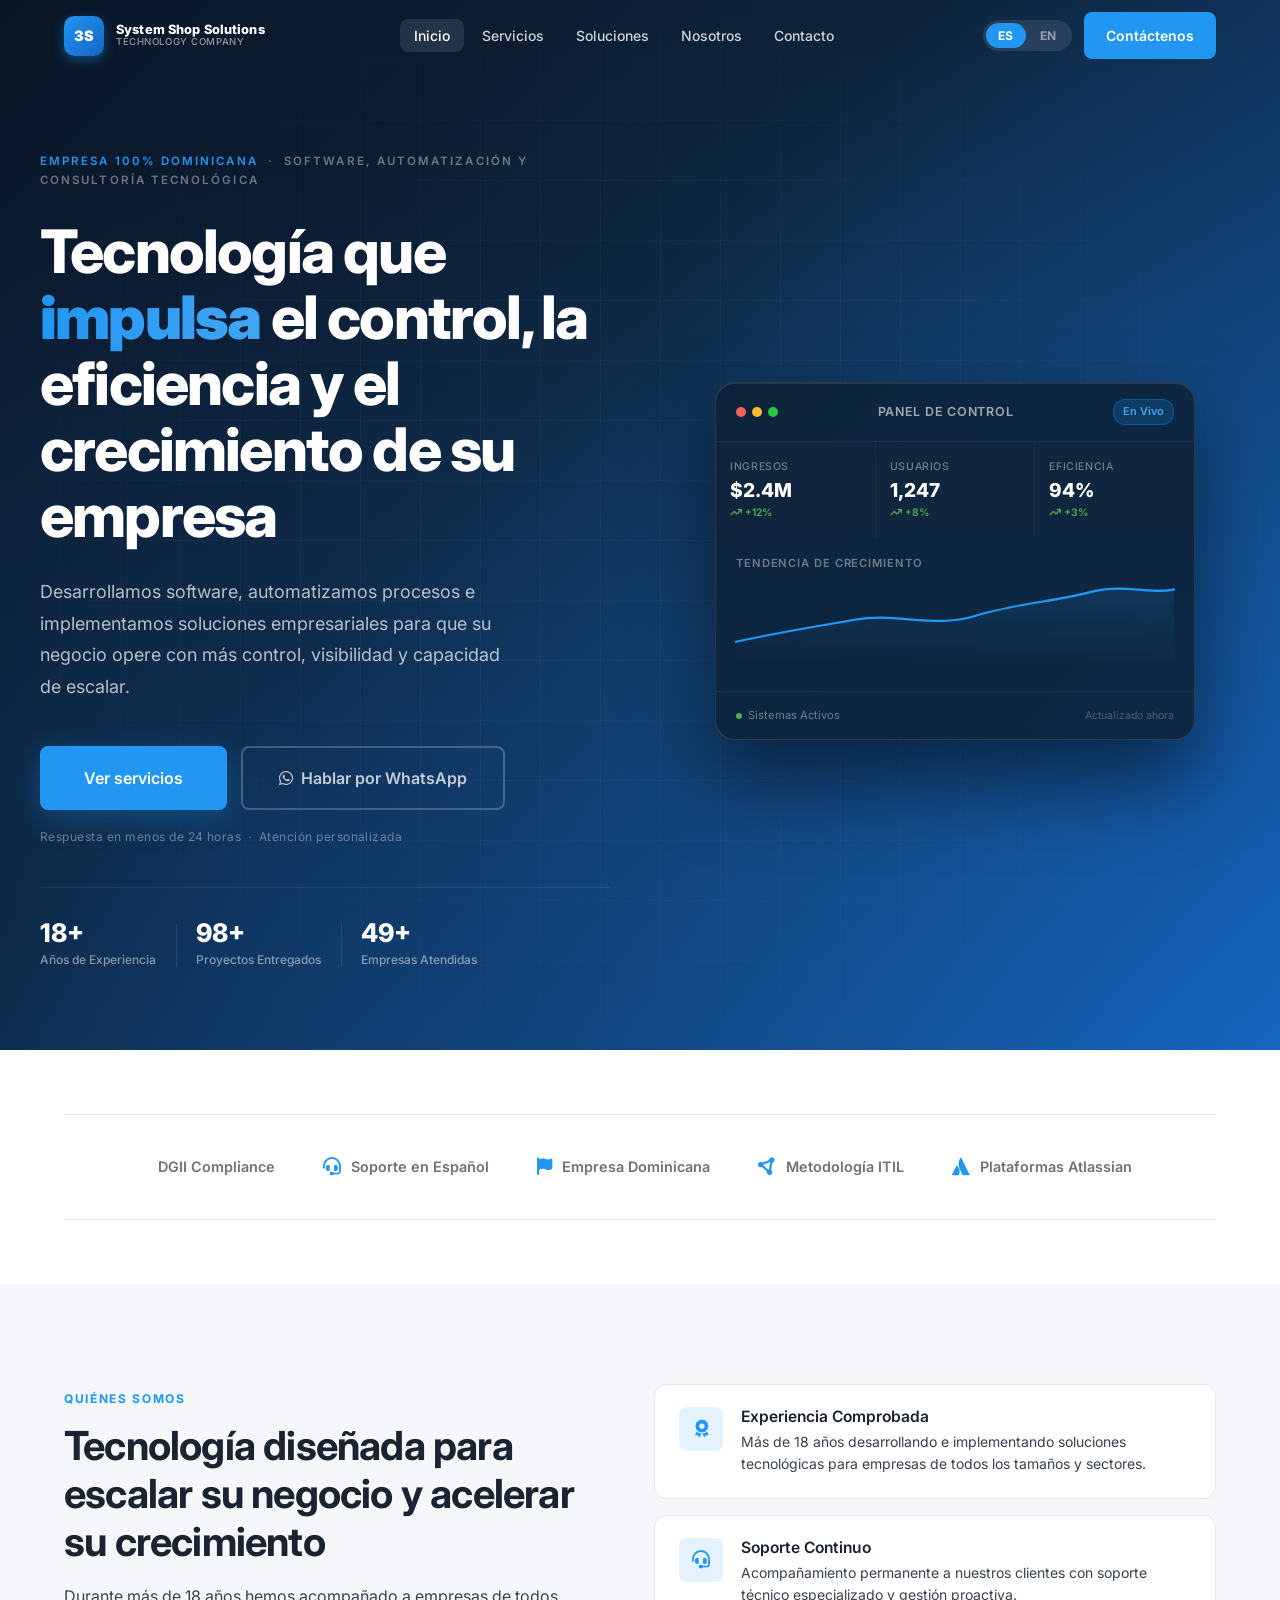
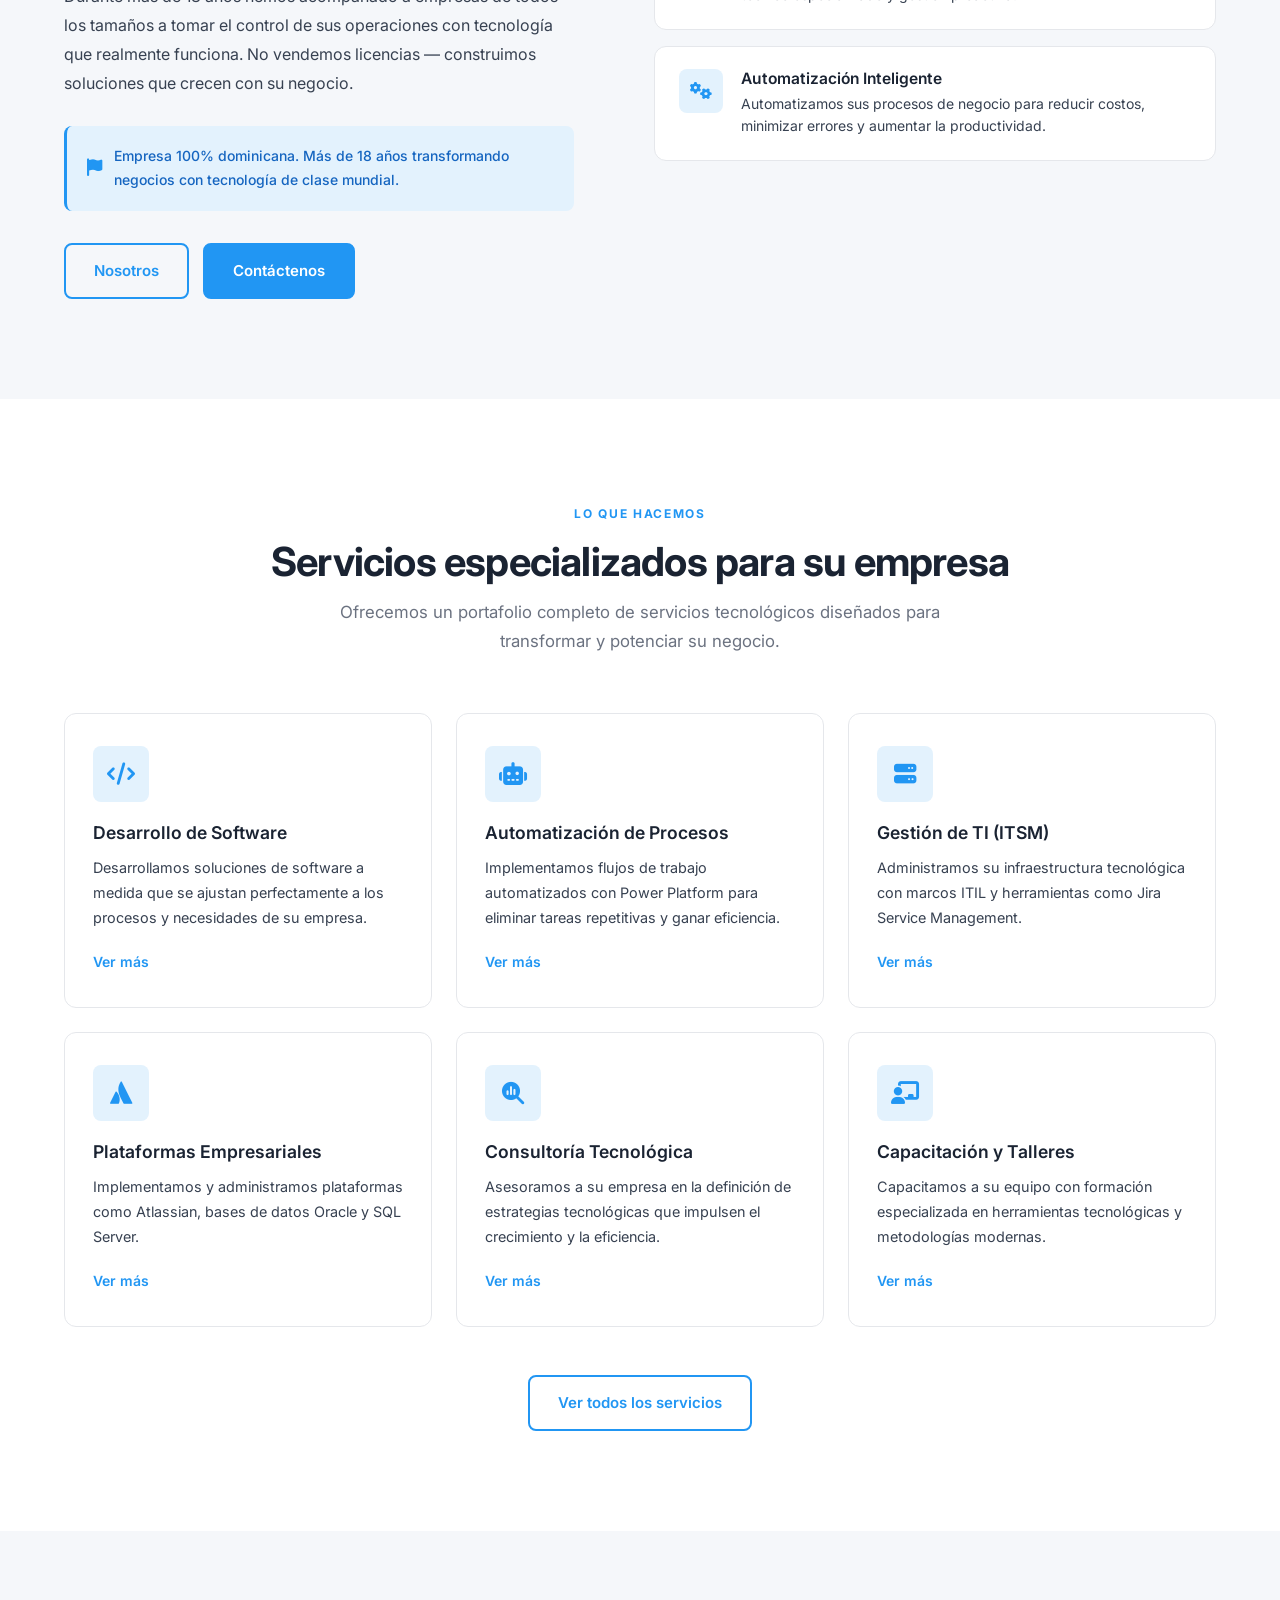
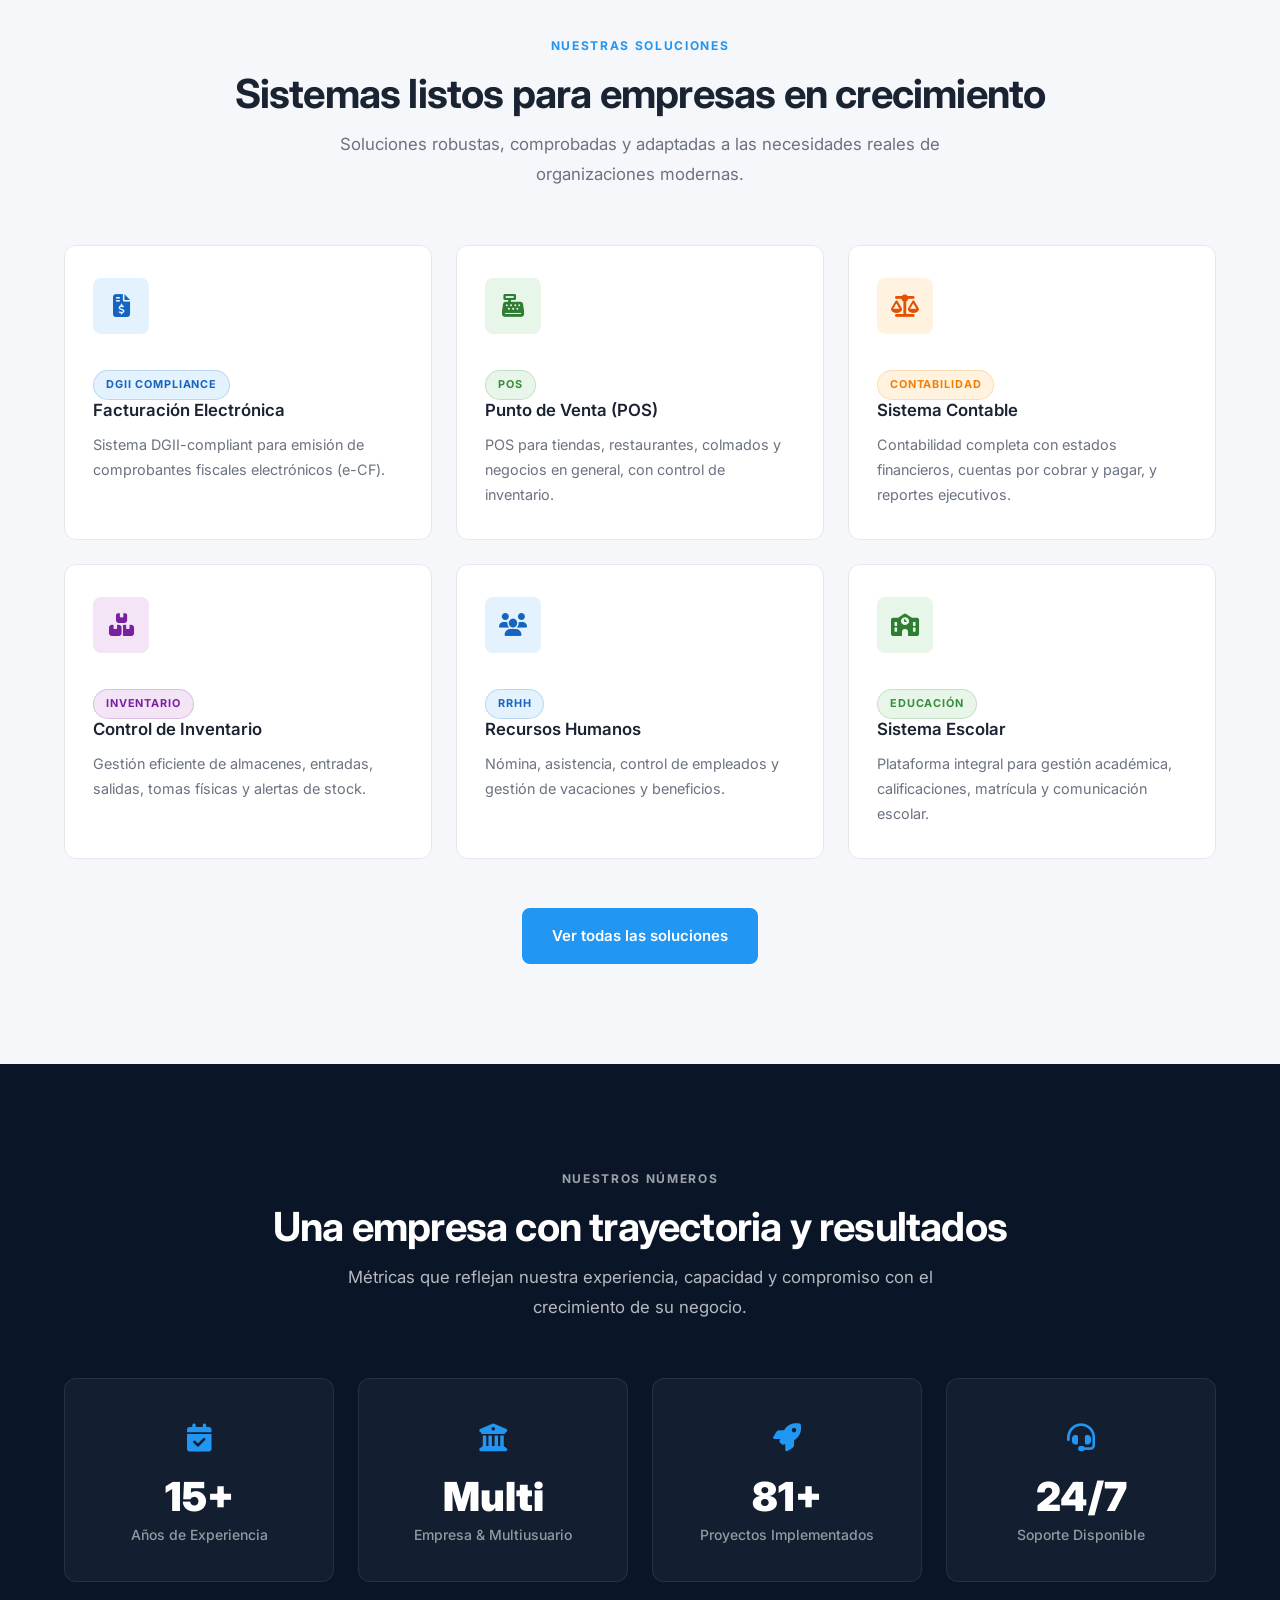
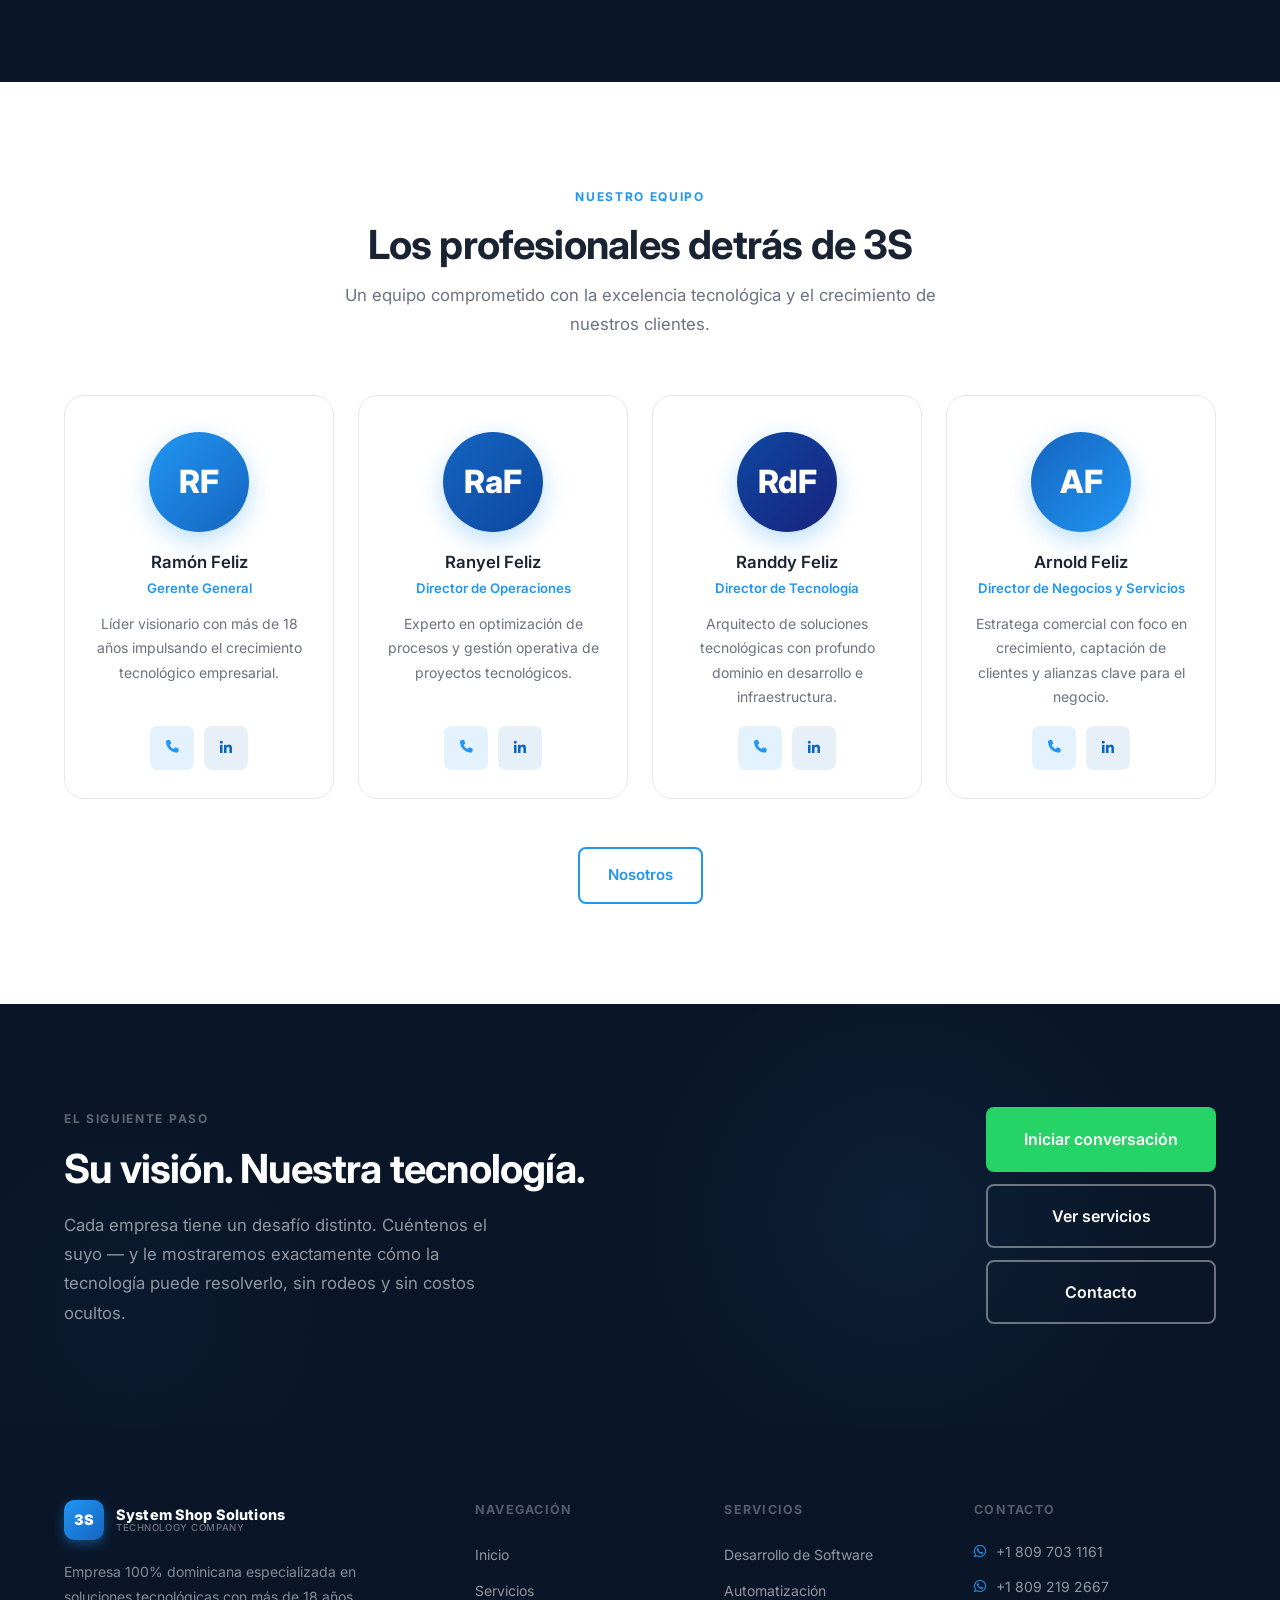
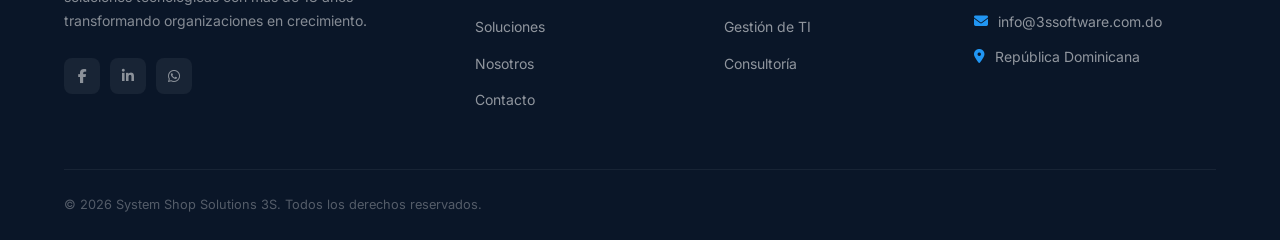
<file: index.html>
<!DOCTYPE html>
<html lang="es">
<head>
  <meta charset="UTF-8" />
  <meta name="viewport" content="width=device-width, initial-scale=1.0" />
  <meta name="description" content="System Shop Solutions 3S — Soluciones tecnológicas que impulsan el crecimiento de su negocio. Software empresarial, automatización y consultoría en República Dominicana." />
  <title>System Shop Solutions 3S | Inicio</title>
  <link rel="stylesheet" href="css/style.css?v=20260325-8" />
  <link rel="stylesheet" href="https://cdnjs.cloudflare.com/ajax/libs/font-awesome/6.5.1/css/all.min.css" />
  <style>
    /* Dashboard gradient fill */
    .dw-chart-fill { fill: url(#chartGrad); opacity: .25; }
    .dw-line-path { fill: none; stroke: #2196F3; stroke-width: 2.5; stroke-linecap: round; stroke-linejoin: round; }
  </style>
</head>
<body>

  <!-- ============================================================
       NAVBAR
       ============================================================ -->
  <nav class="navbar transparent" role="navigation" aria-label="Main navigation">
    <div class="container nav-inner">
      <a href="index.html" class="nav-logo" aria-label="System Shop Solutions 3S">
        <div class="logo-mark">3S</div>
        <div class="logo-text">
          <span class="logo-name">System Shop Solutions</span>
          <span class="logo-tag">Technology Company</span>
        </div>
      </a>

      <ul class="nav-links">
        <li><a href="index.html" data-i18n="nav.home">Inicio</a></li>
        <li><a href="services.html" data-i18n="nav.services">Servicios</a></li>
        <li><a href="solutions.html" data-i18n="nav.solutions">Soluciones</a></li>
        <li><a href="about.html" data-i18n="nav.about">Nosotros</a></li>
        <li><a href="contact.html" data-i18n="nav.contact">Contacto</a></li>
      </ul>

      <div class="nav-right">
        <div class="lang-toggle" role="group" aria-label="Language selector">
          <button class="lang-btn active" data-lang="es">ES</button>
          <button class="lang-btn" data-lang="en">EN</button>
        </div>
        <a href="contact.html" class="btn btn-primary btn-sm" data-i18n="nav.cta">Contáctenos</a>
        <button class="nav-hamburger" aria-label="Open menu" aria-expanded="false" aria-controls="mobile-menu">
          <span></span><span></span><span></span>
        </button>
      </div>
    </div>
  </nav>

  <!-- Mobile Menu -->
  <nav class="nav-mobile" id="mobile-menu" aria-label="Mobile navigation">
    <button class="nav-mobile-close" aria-label="Close menu">
      <i class="fa-solid fa-xmark"></i>
    </button>
    <div class="nav-mobile-logo">
      <div class="logo-mark">3S</div>
      <div>
        <span class="logo-name">System Shop Solutions</span>
        <span class="logo-tag">Technology Company</span>
      </div>
    </div>
    <a href="index.html" data-i18n="nav.home">Inicio</a>
    <a href="services.html" data-i18n="nav.services">Servicios</a>
    <a href="solutions.html" data-i18n="nav.solutions">Soluciones</a>
    <a href="about.html" data-i18n="nav.about">Nosotros</a>
    <a href="contact.html" data-i18n="nav.contact">Contacto</a>
    <div class="nav-mobile-footer">
      <a href="https://wa.me/18097031161" class="btn btn-whatsapp" target="_blank" rel="noopener">
        <i class="fa-brands fa-whatsapp"></i> WhatsApp
      </a>
      <div class="lang-toggle">
        <button class="lang-btn active" data-lang="es">ES</button>
        <button class="lang-btn" data-lang="en">EN</button>
      </div>
      <p class="nav-mobile-note">System Shop Solutions 3S &middot; RD</p>
    </div>
  </nav>

  <!-- ============================================================
       HERO
       ============================================================ -->
  <section class="hero" aria-label="Hero section">
    <div class="hero-grid" aria-hidden="true"></div>
    <div class="container hero-content">

      <!-- Left -->
      <div class="hero-left">
        <div class="hero-eyebrow" data-i18n-html="hero.eyebrow">
          <em>Empresa 100% Dominicana</em> &nbsp;·&nbsp; Software, Automatización y Consultoría Tecnológica
        </div>

        <h1 class="hero-title" data-i18n-html="hero.title">
          Tecnología que <span>impulsa</span> el control, la eficiencia y el crecimiento de su empresa
        </h1>

        <p class="hero-subtitle" data-i18n="hero.subtitle">
          Desarrollamos software, automatizamos procesos e implementamos soluciones empresariales para que su negocio opere con más control, visibilidad y capacidad de escalar.
        </p>

        <div class="hero-cta">
          <a href="services.html" class="btn btn-primary btn-lg" data-i18n="hero.cta1">
            Ver servicios
          </a>
          <a href="https://wa.me/18097031161" class="btn btn-outline btn-lg" target="_blank" rel="noopener">
            <i class="fa-brands fa-whatsapp"></i> <span data-i18n="hero.cta2">Hablar por WhatsApp</span>
          </a>
        </div>

        <p class="hero-microcopy" data-i18n-html="hero.microcopy">Respuesta en menos de 24 horas &nbsp;·&nbsp; Atención personalizada</p>

        <div class="hero-stats-divider"></div>

        <div class="hero-stats">
          <div class="hero-stat">
            <span class="hero-stat-value" data-target="18" data-suffix="+">18+</span>
            <span class="hero-stat-label" data-i18n="hero.stat1.l">Años de Experiencia</span>
          </div>
          <div class="hero-stat">
            <span class="hero-stat-value" data-target="100" data-suffix="+">100+</span>
            <span class="hero-stat-label" data-i18n="hero.stat2.l">Proyectos Entregados</span>
          </div>
          <div class="hero-stat">
            <span class="hero-stat-value" data-target="50" data-suffix="+">50+</span>
            <span class="hero-stat-label" data-i18n="hero.stat3.l">Empresas Atendidas</span>
          </div>
        </div>
      </div>

      <!-- Right: Dashboard Widget (refined) -->
      <div class="hero-right" aria-hidden="true">
        <div class="dashboard-widget">
          <div class="dw-header">
            <div class="dw-dots">
              <span></span><span></span><span></span>
            </div>
            <span class="dw-title" data-i18n="dw.title">Panel de Control</span>
            <span class="dw-badge" data-i18n="dw.live">En Vivo</span>
          </div>

          <div class="dw-metrics">
            <div class="dw-metric">
              <div class="dw-metric-label" data-i18n="dw.revenue">Ingresos</div>
              <div class="dw-metric-value">$2.4M</div>
              <div class="dw-metric-change up"><i class="fa-solid fa-arrow-trend-up"></i> +12%</div>
            </div>
            <div class="dw-metric">
              <div class="dw-metric-label" data-i18n="dw.users">Usuarios</div>
              <div class="dw-metric-value">1,247</div>
              <div class="dw-metric-change up"><i class="fa-solid fa-arrow-trend-up"></i> +8%</div>
            </div>
            <div class="dw-metric">
              <div class="dw-metric-label" data-i18n="dw.efficiency">Eficiencia</div>
              <div class="dw-metric-value">94%</div>
              <div class="dw-metric-change up"><i class="fa-solid fa-arrow-trend-up"></i> +3%</div>
            </div>
          </div>

          <div class="dw-chart">
            <div class="dw-chart-title" data-i18n="dw.trend">Tendencia de Crecimiento</div>
            <svg viewBox="0 0 440 90" preserveAspectRatio="none">
              <defs>
                <linearGradient id="chartGrad" x1="0" y1="0" x2="0" y2="1">
                  <stop offset="0%" stop-color="#2196F3" stop-opacity="0.5"/>
                  <stop offset="100%" stop-color="#2196F3" stop-opacity="0"/>
                </linearGradient>
              </defs>
              <path class="dw-chart-fill"
                d="M0 90 L0 65 C40 55, 80 48, 120 40 C160 32, 200 50, 240 36 C280 22, 320 20, 360 8 C390 0, 420 12, 440 6 L440 90 Z"/>
              <path class="dw-line-path"
                d="M0 65 C40 55, 80 48, 120 40 C160 32, 200 50, 240 36 C280 22, 320 20, 360 8 C390 0, 420 12, 440 6"/>
            </svg>
          </div>

          <div class="dw-footer">
            <div class="dw-status">
              <div class="dw-pulse"></div>
              <span data-i18n="dw.system">Sistemas Activos</span>
            </div>
            <div class="dw-timestamp" data-i18n="dw.updated">Actualizado ahora</div>
          </div>
        </div>
      </div>

    </div>
  </section>

  <!-- ============================================================
       TRUST BAR
       ============================================================ -->
  <section class="section--sm section--white">
    <div class="container">
      <div class="trust-bar">
        <div class="trust-item reveal"><i class="fa-solid fa-shield-check"></i> <span data-i18n="trust1">DGII Compliance</span></div>
        <div class="trust-item reveal reveal-delay-1"><i class="fa-solid fa-headset"></i> <span data-i18n="trust2">Soporte en Español</span></div>
        <div class="trust-item reveal reveal-delay-2"><i class="fa-solid fa-flag"></i> <span data-i18n="trust3">Empresa Dominicana</span></div>
        <div class="trust-item reveal reveal-delay-3"><i class="fa-solid fa-circle-nodes"></i> <span data-i18n="trust4">Metodología ITIL</span></div>
        <div class="trust-item reveal reveal-delay-4"><i class="fa-brands fa-atlassian"></i> <span data-i18n="trust5">Plataformas Atlassian</span></div>
      </div>
    </div>
  </section>

  <!-- ============================================================
       COMPANY INTRO
       ============================================================ -->
  <section class="section section--bg">
    <div class="container">
      <div class="intro-split">

        <!-- Left: Text + highlight -->
        <div class="reveal-left">
          <span class="section-label" data-i18n="intro.label">Quiénes somos</span>
          <h2 class="section-title" data-i18n="intro.title">Tecnología diseñada para escalar su negocio y acelerar su crecimiento</h2>
          <p style="margin-bottom:0; line-height:1.8;" data-i18n="intro.text">
            Durante más de 18 años hemos acompañado a empresas de todos los tamaños a tomar el control de sus operaciones con tecnología que realmente funciona. No vendemos licencias — construimos soluciones que crecen con su negocio.
          </p>

          <div class="intro-highlight">
            <i class="fa-solid fa-flag"></i>
            <p data-i18n="intro.highlight">Empresa 100% dominicana. Más de 18 años transformando negocios con tecnología de clase mundial.</p>
          </div>

          <div style="display:flex; gap:14px; flex-wrap:wrap; margin-top:32px;">
            <a href="about.html" class="btn btn-outline-dark" data-i18n="nav.about">Nosotros</a>
            <a href="contact.html" class="btn btn-primary" data-i18n="nav.cta">Contáctenos</a>
          </div>
        </div>

        <!-- Right: Feature rows -->
        <div class="intro-feature-rows reveal-right">
          <div class="intro-feature-row">
            <div class="feature-icon"><i class="fa-solid fa-award"></i></div>
            <div>
              <h3 data-i18n="feat1.title">Experiencia Comprobada</h3>
              <p data-i18n="feat1.text">Más de 18 años desarrollando e implementando soluciones tecnológicas para empresas de todos los tamaños y sectores.</p>
            </div>
          </div>
          <div class="intro-feature-row">
            <div class="feature-icon"><i class="fa-solid fa-headset"></i></div>
            <div>
              <h3 data-i18n="feat2.title">Soporte Continuo</h3>
              <p data-i18n="feat2.text">Acompañamiento permanente a nuestros clientes con soporte técnico especializado y gestión proactiva.</p>
            </div>
          </div>
          <div class="intro-feature-row">
            <div class="feature-icon"><i class="fa-solid fa-gears"></i></div>
            <div>
              <h3 data-i18n="feat3.title">Automatización Inteligente</h3>
              <p data-i18n="feat3.text">Automatizamos sus procesos de negocio para reducir costos, minimizar errores y aumentar la productividad.</p>
            </div>
          </div>
        </div>

      </div>
    </div>
  </section>

  <!-- ============================================================
       SERVICES PREVIEW
       ============================================================ -->
  <section class="section">
    <div class="container">
      <div class="text-center reveal">
        <span class="section-label" data-i18n="srv.label">Lo que hacemos</span>
        <h2 class="section-title" data-i18n="srv.title">Servicios especializados para su empresa</h2>
        <p class="section-subtitle" data-i18n="srv.subtitle">Ofrecemos un portafolio completo de servicios tecnológicos diseñados para transformar y potenciar su negocio.</p>
      </div>

      <div class="services-grid">
        <div class="service-card reveal reveal-delay-1">
          <div class="service-icon"><i class="fa-solid fa-code"></i></div>
          <h3 data-i18n="srv1.title">Desarrollo de Software</h3>
          <p data-i18n="srv1.text">Desarrollamos soluciones de software a medida que se ajustan perfectamente a los procesos y necesidades de su empresa.</p>
          <a href="services.html" class="card-link" data-i18n="srv.more">Ver más <i class="fa-solid fa-arrow-right"></i></a>
        </div>
        <div class="service-card reveal reveal-delay-2">
          <div class="service-icon"><i class="fa-solid fa-robot"></i></div>
          <h3 data-i18n="srv2.title">Automatización de Procesos</h3>
          <p data-i18n="srv2.text">Implementamos flujos de trabajo automatizados con Power Platform para eliminar tareas repetitivas y ganar eficiencia.</p>
          <a href="services.html" class="card-link" data-i18n="srv.more">Ver más <i class="fa-solid fa-arrow-right"></i></a>
        </div>
        <div class="service-card reveal reveal-delay-3">
          <div class="service-icon"><i class="fa-solid fa-server"></i></div>
          <h3 data-i18n="srv3.title">Gestión de TI (ITSM)</h3>
          <p data-i18n="srv3.text">Administramos su infraestructura tecnológica con marcos ITIL y herramientas como Jira Service Management.</p>
          <a href="services.html" class="card-link" data-i18n="srv.more">Ver más <i class="fa-solid fa-arrow-right"></i></a>
        </div>
        <div class="service-card reveal reveal-delay-1">
          <div class="service-icon"><i class="fa-brands fa-atlassian"></i></div>
          <h3 data-i18n="srv4.title">Plataformas Empresariales</h3>
          <p data-i18n="srv4.text">Implementamos y administramos plataformas como Atlassian, bases de datos Oracle y SQL Server.</p>
          <a href="services.html" class="card-link" data-i18n="srv.more">Ver más <i class="fa-solid fa-arrow-right"></i></a>
        </div>
        <div class="service-card reveal reveal-delay-2">
          <div class="service-icon"><i class="fa-solid fa-magnifying-glass-chart"></i></div>
          <h3 data-i18n="srv5.title">Consultoría Tecnológica</h3>
          <p data-i18n="srv5.text">Asesoramos a su empresa en la definición de estrategias tecnológicas que impulsen el crecimiento y la eficiencia.</p>
          <a href="services.html" class="card-link" data-i18n="srv.more">Ver más <i class="fa-solid fa-arrow-right"></i></a>
        </div>
        <div class="service-card reveal reveal-delay-3">
          <div class="service-icon"><i class="fa-solid fa-chalkboard-user"></i></div>
          <h3 data-i18n="srv6.title">Capacitación y Talleres</h3>
          <p data-i18n="srv6.text">Capacitamos a su equipo con formación especializada en herramientas tecnológicas y metodologías modernas.</p>
          <a href="services.html" class="card-link" data-i18n="srv.more">Ver más <i class="fa-solid fa-arrow-right"></i></a>
        </div>
      </div>

      <div class="text-center" style="margin-top:48px;">
        <a href="services.html" class="btn btn-outline-dark" data-i18n="srv.viewall">Ver todos los servicios <i class="fa-solid fa-arrow-right"></i></a>
      </div>
    </div>
  </section>

  <!-- ============================================================
       SOLUTIONS PREVIEW
       ============================================================ -->
  <section class="section section--bg">
    <div class="container">
      <div class="text-center reveal">
        <span class="section-label" data-i18n="sol.label">Nuestras soluciones</span>
        <h2 class="section-title" data-i18n="sol.title">Sistemas listos para empresas en crecimiento</h2>
        <p class="section-subtitle" data-i18n="sol.subtitle">Soluciones robustas, comprobadas y adaptadas a las necesidades reales de organizaciones modernas.</p>
      </div>

      <div class="solutions-grid">
        <div class="solution-card reveal reveal-delay-1">
          <div class="solution-icon" style="background:#E3F2FD;color:#1565C0;">
            <i class="fa-solid fa-file-invoice-dollar"></i>
          </div>
          <span class="solution-tag tag tag-blue" data-i18n="trust1">DGII Compliance</span>
          <h3 data-i18n="sol1.title">Facturación Electrónica</h3>
          <p data-i18n="sol1.text">Sistema DGII-compliant para emisión de comprobantes fiscales electrónicos (e-CF).</p>
        </div>
        <div class="solution-card reveal reveal-delay-2">
          <div class="solution-icon" style="background:#E8F5E9;color:#2E7D32;">
            <i class="fa-solid fa-cash-register"></i>
          </div>
          <span class="solution-tag tag tag-green">POS</span>
          <h3 data-i18n="sol2.title">Punto de Venta (POS)</h3>
          <p data-i18n="sol2.text">POS para tiendas, restaurantes, colmados y negocios en general, con control de inventario.</p>
        </div>
        <div class="solution-card reveal reveal-delay-3">
          <div class="solution-icon" style="background:#FFF3E0;color:#E65100;">
            <i class="fa-solid fa-scale-balanced"></i>
          </div>
          <span class="solution-tag tag tag-orange">Contabilidad</span>
          <h3 data-i18n="sol3.title">Sistema Contable</h3>
          <p data-i18n="sol3.text">Contabilidad completa con estados financieros, cuentas por cobrar y pagar, y reportes ejecutivos.</p>
        </div>
        <div class="solution-card reveal reveal-delay-1">
          <div class="solution-icon" style="background:#F3E5F5;color:#7B1FA2;">
            <i class="fa-solid fa-boxes-stacked"></i>
          </div>
          <span class="solution-tag tag tag-purple">Inventario</span>
          <h3 data-i18n="sol4.title">Control de Inventario</h3>
          <p data-i18n="sol4.text">Gestión eficiente de almacenes, entradas, salidas, tomas físicas y alertas de stock.</p>
        </div>
        <div class="solution-card reveal reveal-delay-2">
          <div class="solution-icon" style="background:#E3F2FD;color:#1565C0;">
            <i class="fa-solid fa-users"></i>
          </div>
          <span class="solution-tag tag tag-blue">RRHH</span>
          <h3 data-i18n="sol5.title">Recursos Humanos</h3>
          <p data-i18n="sol5.text">Nómina, asistencia, control de empleados y gestión de vacaciones y beneficios.</p>
        </div>
        <div class="solution-card reveal reveal-delay-3">
          <div class="solution-icon" style="background:#E8F5E9;color:#2E7D32;">
            <i class="fa-solid fa-school"></i>
          </div>
          <span class="solution-tag tag tag-green">Educación</span>
          <h3 data-i18n="sol6.title">Sistema Escolar</h3>
          <p data-i18n="sol6.text">Plataforma integral para gestión académica, calificaciones, matrícula y comunicación escolar.</p>
        </div>
      </div>

      <div class="text-center" style="margin-top:48px;">
        <a href="solutions.html" class="btn btn-primary" data-i18n="sol.viewall">Ver todas las soluciones <i class="fa-solid fa-arrow-right"></i></a>
      </div>
    </div>
  </section>

  <!-- ============================================================
       EXECUTIVE METRICS
       ============================================================ -->
  <section class="section section--dark">
    <div class="container">
      <div class="text-center reveal">
        <span class="section-label section-label--light" data-i18n="met.label">Nuestros números</span>
        <h2 class="section-title" style="color:white;" data-i18n="met.title">Una empresa con trayectoria y resultados</h2>
        <p class="section-subtitle section-subtitle--light" data-i18n="met.sub">Métricas que reflejan nuestra experiencia, capacidad y compromiso con el crecimiento de su negocio.</p>
      </div>

      <div class="metrics-grid">
        <div class="metric-card reveal reveal-delay-1">
          <div class="metric-icon"><i class="fa-solid fa-calendar-check"></i></div>
          <div class="metric-value" data-target="18" data-suffix="+" data-i18n="met1.v">18+</div>
          <div class="metric-label" data-i18n="met1.l">Años de Experiencia</div>
        </div>
        <div class="metric-card reveal reveal-delay-2">
          <div class="metric-icon"><i class="fa-solid fa-building-columns"></i></div>
          <div class="metric-value" data-i18n="met2.v">Multi</div>
          <div class="metric-label" data-i18n="met2.l">Empresa &amp; Multiusuario</div>
        </div>
        <div class="metric-card reveal reveal-delay-3">
          <div class="metric-icon"><i class="fa-solid fa-rocket"></i></div>
          <div class="metric-value" data-target="100" data-suffix="+" data-i18n="met3.v">100+</div>
          <div class="metric-label" data-i18n="met3.l">Proyectos Implementados</div>
        </div>
        <div class="metric-card reveal reveal-delay-4">
          <div class="metric-icon"><i class="fa-solid fa-headset"></i></div>
          <div class="metric-value" data-i18n="met4.v">24/7</div>
          <div class="metric-label" data-i18n="met4.l">Soporte Disponible</div>
        </div>
      </div>
    </div>
  </section>

  <!-- ============================================================
       TEAM PREVIEW
       ============================================================ -->
  <section class="section">
    <div class="container">
      <div class="text-center reveal">
        <span class="section-label" data-i18n="team.label">Nuestro equipo</span>
        <h2 class="section-title" data-i18n="team.title">Los profesionales detrás de 3S</h2>
        <p class="section-subtitle" data-i18n="team.sub">Un equipo comprometido con la excelencia tecnológica y el crecimiento de nuestros clientes.</p>
      </div>

      <div class="team-grid">
        <div class="team-card reveal reveal-delay-1">
          <div class="team-avatar">RF</div>
          <h3>Ramón Feliz</h3>
          <div class="team-role" data-i18n="team1.role">Gerente General</div>
          <p data-i18n="team1.bio">Líder visionario con más de 18 años impulsando el crecimiento tecnológico empresarial.</p>
          <div style="display:flex;gap:10px;justify-content:center;margin-top:16px;">
            <a href="tel:+18097031161" class="footer-social" style="width:44px;height:44px;background:var(--c-accent-lt);" aria-label="Teléfono">
              <i class="fa-solid fa-phone" style="color:var(--c-accent);font-size:.8rem;"></i>
            </a>
            <a href="https://www.linkedin.com/in/ramon-feliz-6610903b8/" class="footer-social" target="_blank" rel="noopener noreferrer" style="width:44px;height:44px;background:#E7F0F9;" aria-label="LinkedIn">
              <i class="fa-brands fa-linkedin-in" style="color:#0A66C2;"></i>
            </a>
          </div>
        </div>
        <div class="team-card reveal reveal-delay-2">
          <div class="team-avatar" style="background:linear-gradient(135deg,#1565C0 0%,#0D47A1 100%)">RaF</div>
          <h3>Ranyel Feliz</h3>
          <div class="team-role" data-i18n="team2.role">Director de Operaciones</div>
          <p data-i18n="team2.bio">Experto en optimización de procesos y gestión operativa de proyectos tecnológicos.</p>
          <div style="display:flex;gap:10px;justify-content:center;margin-top:16px;">
            <a href="tel:+18498031543" class="footer-social" style="width:44px;height:44px;background:var(--c-accent-lt);" aria-label="Teléfono">
              <i class="fa-solid fa-phone" style="color:var(--c-accent);font-size:.8rem;"></i>
            </a>
            <a href="https://www.linkedin.com/in/ranyelfeliz/" class="footer-social" target="_blank" rel="noopener noreferrer" style="width:44px;height:44px;background:#E7F0F9;" aria-label="LinkedIn">
              <i class="fa-brands fa-linkedin-in" style="color:#0A66C2;"></i>
            </a>
          </div>
        </div>
        <div class="team-card reveal reveal-delay-3">
          <div class="team-avatar" style="background:linear-gradient(135deg,#0D47A1 0%,#1A237E 100%)">RdF</div>
          <h3>Randdy Feliz</h3>
          <div class="team-role" data-i18n="team3.role">Director de Tecnología</div>
          <p data-i18n="team3.bio">Arquitecto de soluciones tecnológicas con profundo dominio en desarrollo e infraestructura.</p>
          <div style="display:flex;gap:10px;justify-content:center;margin-top:16px;">
            <a href="tel:+18092192667" class="footer-social" style="width:44px;height:44px;background:var(--c-accent-lt);" aria-label="Teléfono">
              <i class="fa-solid fa-phone" style="color:var(--c-accent);font-size:.8rem;"></i>
            </a>
            <a href="https://www.linkedin.com/in/randdyfeliz/" class="footer-social" target="_blank" rel="noopener noreferrer" style="width:44px;height:44px;background:#E7F0F9;" aria-label="LinkedIn">
              <i class="fa-brands fa-linkedin-in" style="color:#0A66C2;"></i>
            </a>
          </div>
        </div>
        <div class="team-card reveal reveal-delay-4">
          <div class="team-avatar" style="background:linear-gradient(135deg,#1565C0 0%,#2196F3 100%)">AF</div>
          <h3>Arnold Feliz</h3>
          <div class="team-role" data-i18n="team4.role">Director de Negocios y Servicios</div>
          <p data-i18n="team4.bio">Estratega de negocios y servicios con enfoque en el crecimiento comercial, gestión de clientes y desarrollo de oportunidades.</p>
          <div style="display:flex;gap:10px;justify-content:center;margin-top:16px;">
            <a href="tel:+18099770360" class="footer-social" style="width:44px;height:44px;background:var(--c-accent-lt);" aria-label="Teléfono">
              <i class="fa-solid fa-phone" style="color:var(--c-accent);font-size:.8rem;"></i>
            </a>
            <a href="https://www.linkedin.com/in/arnoldfeliz/" class="footer-social" target="_blank" rel="noopener noreferrer" style="width:44px;height:44px;background:#E7F0F9;" aria-label="LinkedIn">
              <i class="fa-brands fa-linkedin-in" style="color:#0A66C2;"></i>
            </a>
          </div>
        </div>
      </div>

      <div class="text-center" style="margin-top:48px;">
        <a href="about.html" class="btn btn-outline-dark" data-i18n="nav.about">Conocer al equipo <i class="fa-solid fa-arrow-right"></i></a>
      </div>
    </div>
  </section>

  <!-- ============================================================
       CTA — PREMIUM
       ============================================================ -->
  <section class="section--cta-premium">
    <div class="container">
      <div class="cta-premium-inner">
        <div class="cta-premium-text reveal-left">
          <span class="section-label" data-i18n="cta.label">El siguiente paso</span>
          <h2 data-i18n="cta.title">Su visión. Nuestra tecnología.</h2>
          <p data-i18n="cta.text">Cuéntenos sobre su empresa y sus objetivos. Diseñamos la solución tecnológica exacta que necesita para crecer, automatizar y competir.</p>
        </div>
        <div class="cta-premium-actions reveal-right">
          <a href="https://wa.me/18097031161?text=Hola,%20me%20gustar%C3%ADa%20conocer%20sus%20soluciones%20tecnol%C3%B3gicas."
             class="btn btn-whatsapp btn-lg" target="_blank" rel="noopener" data-i18n="cta.btn1">
            <i class="fa-brands fa-whatsapp"></i> Iniciar conversación
          </a>
          <a href="services.html" class="btn btn-outline btn-lg" data-i18n="cta.btn2">
            Ver servicios
          </a>
          <a href="contact.html" class="btn btn-outline btn-lg" data-i18n="nav.contact">
            Contacto
          </a>
        </div>
      </div>
    </div>
  </section>

  <!-- ============================================================
       FOOTER
       ============================================================ -->
  <footer class="footer" role="contentinfo">
    <div class="container">
      <div class="footer-grid">
        <!-- Brand -->
        <div class="footer-brand">
          <div class="nav-logo" style="margin-bottom:0;">
            <div class="logo-mark">3S</div>
            <div class="logo-text">
              <span class="logo-name">System Shop Solutions</span>
              <span class="logo-tag">Technology Company</span>
            </div>
          </div>
          <p class="footer-desc" data-i18n="footer.desc">
            Empresa dominicana especializada en soluciones tecnológicas empresariales con más de 18 años de experiencia transformando negocios.
          </p>
          <div class="footer-socials">
            <a href="https://www.facebook.com/p/System-Shop-Solutions-3S-100071545629619/" class="footer-social footer-social--facebook" target="_blank" rel="noopener" aria-label="Facebook">
              <i class="fa-brands fa-facebook-f"></i>
            </a>
            <a href="http://linkedin.com/company/system-shop-solutions-3s" class="footer-social footer-social--linkedin" target="_blank" rel="noopener" aria-label="LinkedIn">
              <i class="fa-brands fa-linkedin-in"></i>
            </a>
            <a href="https://wa.me/18097031161" class="footer-social" target="_blank" rel="noopener" aria-label="WhatsApp">
              <i class="fa-brands fa-whatsapp"></i>
            </a>
          </div>
        </div>

        <!-- Nav -->
        <div class="footer-col">
          <h4 data-i18n="footer.nav">Navegación</h4>
          <ul class="footer-links">
            <li><a href="index.html" data-i18n="nav.home">Inicio</a></li>
            <li><a href="services.html" data-i18n="nav.services">Servicios</a></li>
            <li><a href="solutions.html" data-i18n="nav.solutions">Soluciones</a></li>
            <li><a href="about.html" data-i18n="nav.about">Nosotros</a></li>
            <li><a href="contact.html" data-i18n="nav.contact">Contacto</a></li>
          </ul>
        </div>

        <!-- Services -->
        <div class="footer-col">
          <h4 data-i18n="footer.services">Servicios</h4>
          <ul class="footer-links">
            <li><a href="services.html" data-i18n="footer.srv1">Desarrollo de Software</a></li>
            <li><a href="services.html" data-i18n="footer.srv2">Automatización</a></li>
            <li><a href="services.html" data-i18n="footer.srv3">Gestión de TI</a></li>
            <li><a href="services.html" data-i18n="footer.srv4">Consultoría</a></li>
          </ul>
        </div>

        <!-- Contact -->
        <div class="footer-col">
          <h4 data-i18n="footer.contact">Contacto</h4>
          <div class="footer-contact-items">
            <div class="footer-contact-item">
              <i class="fa-brands fa-whatsapp"></i>
              <span>+1 809 703 1161</span>
            </div>
            <div class="footer-contact-item">
              <i class="fa-brands fa-whatsapp"></i>
              <span>+1 809 219 2667</span>
            </div>
            <div class="footer-contact-item">
              <i class="fa-solid fa-envelope"></i>
              <span>info@3ssoftware.com.do</span>
            </div>
            <div class="footer-contact-item">
              <i class="fa-solid fa-location-dot"></i>
              <span>República Dominicana</span>
            </div>
          </div>
        </div>
      </div>

      <div class="footer-bottom">
        <p class="footer-copy" data-i18n="footer.copy">© 2025 System Shop Solutions 3S. Todos los derechos reservados.</p>
      </div>
    </div>
  </footer>

  <script src="js/i18n.js?v=20260325-4"></script>
  <script src="js/main.js?v=20260325-4"></script>
</body>
</html>
</file>
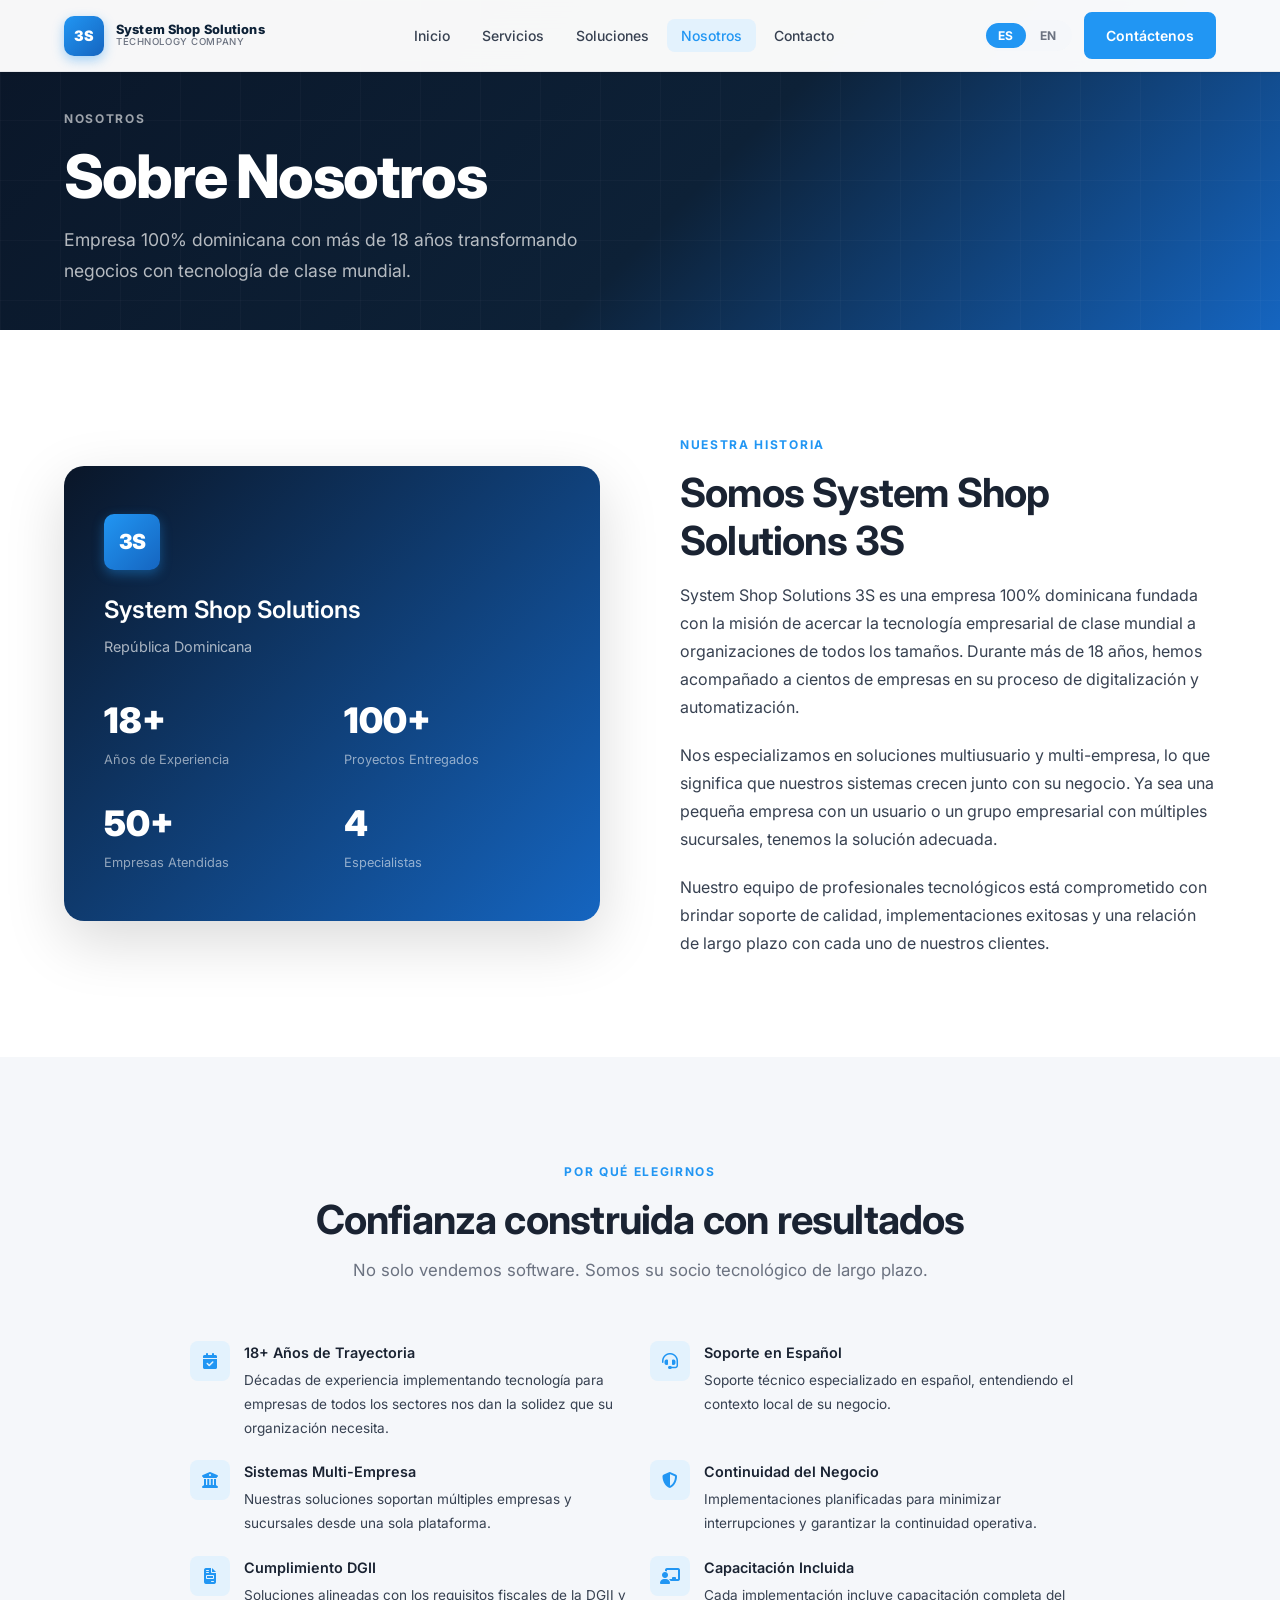
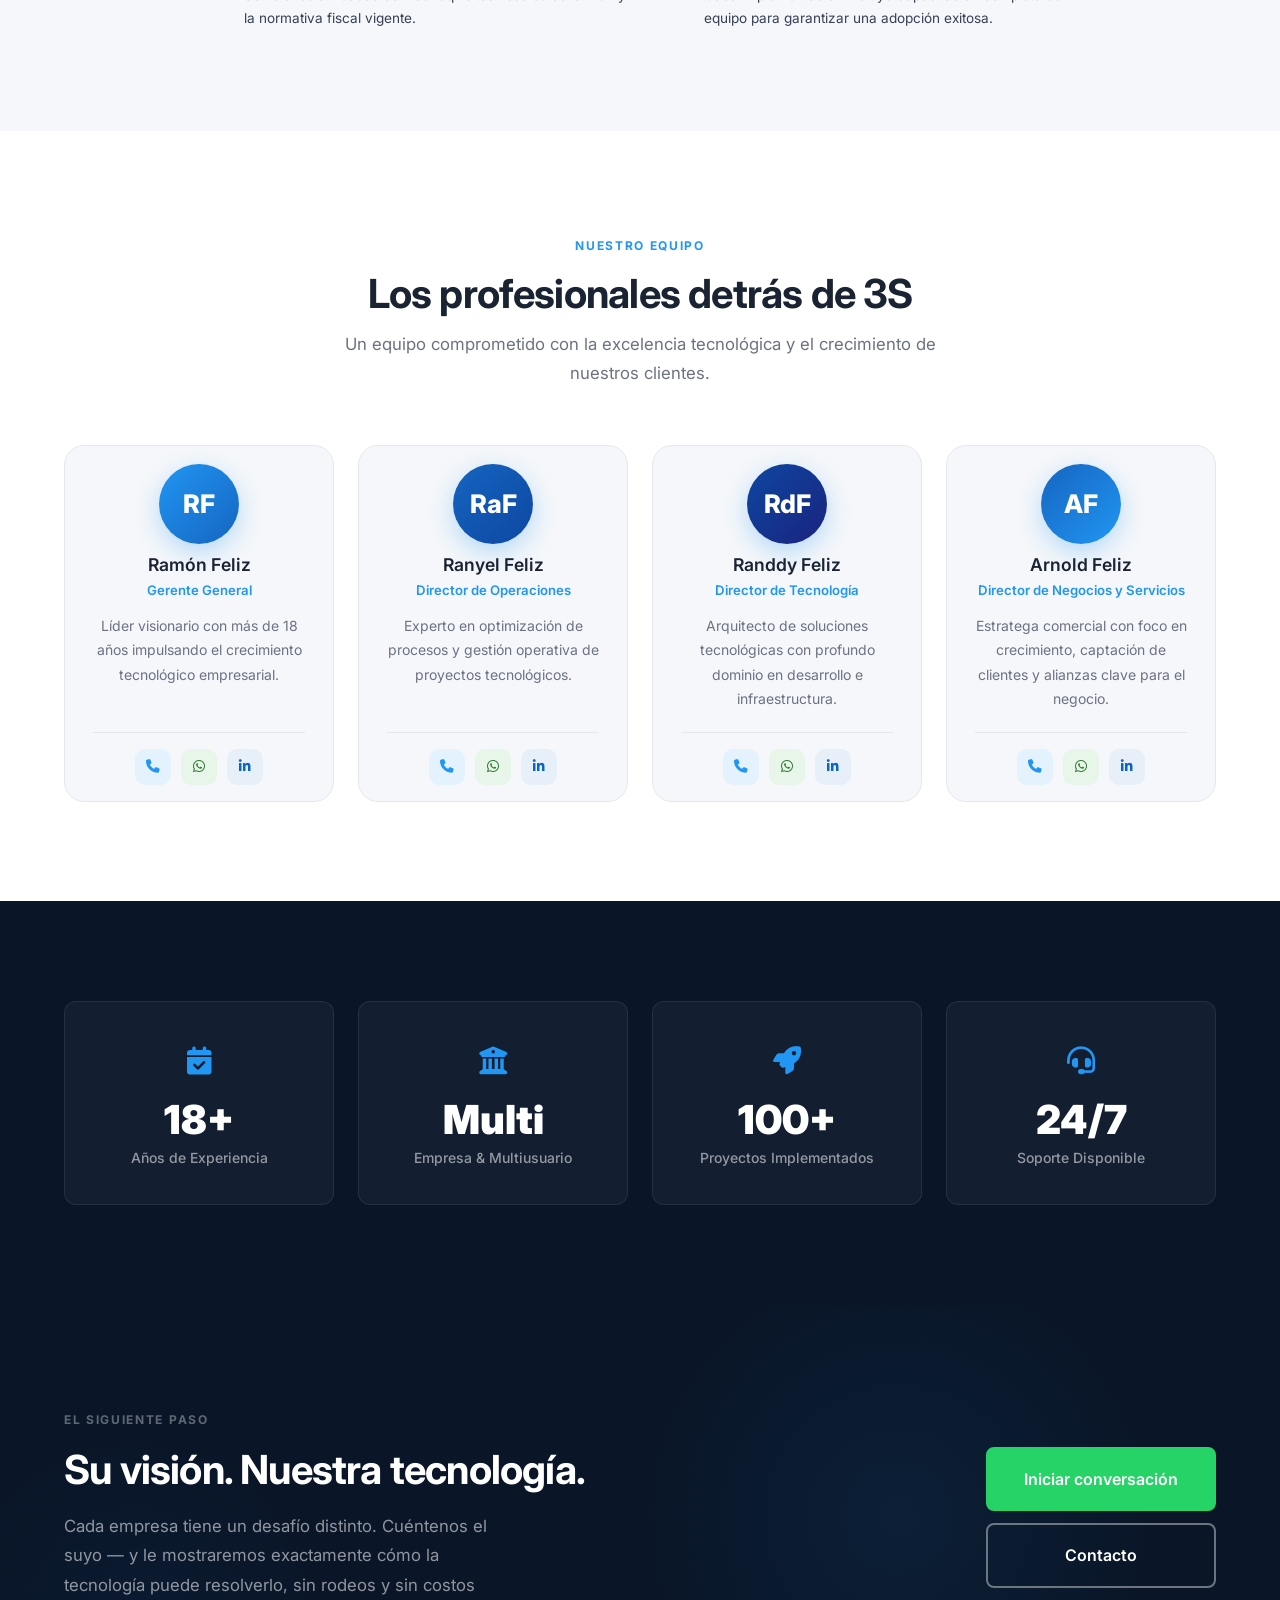
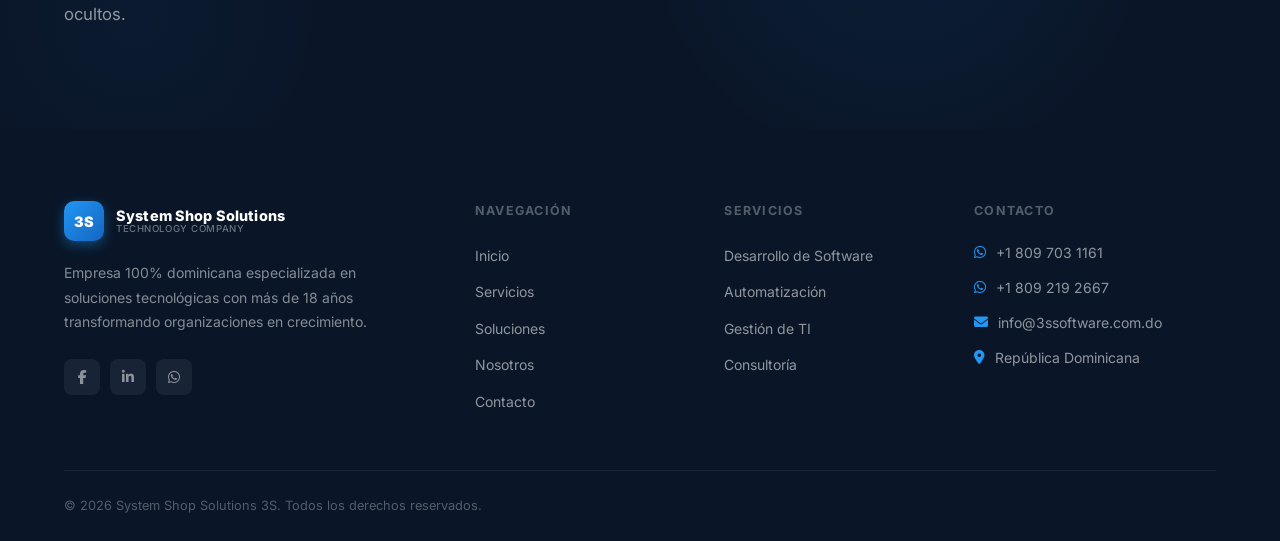
<file: about.html>
<!DOCTYPE html>
<html lang="es">
<head>
  <meta charset="UTF-8" />
  <meta name="viewport" content="width=device-width, initial-scale=1.0" />
  <meta name="description" content="Sobre System Shop Solutions 3S — Empresa dominicana con más de 18 años transformando negocios con tecnología. Conozca nuestro equipo y nuestra historia." />
  <title>Nosotros | System Shop Solutions 3S</title>
  <link rel="stylesheet" href="css/style.css?v=20260325-8" />
  <link rel="stylesheet" href="https://cdnjs.cloudflare.com/ajax/libs/font-awesome/6.5.1/css/all.min.css" />
</head>
<body>

  <!-- NAVBAR -->
  <nav class="navbar white" role="navigation">
    <div class="container nav-inner">
      <a href="index.html" class="nav-logo">
        <div class="logo-mark">3S</div>
        <div class="logo-text">
          <span class="logo-name">System Shop Solutions</span>
          <span class="logo-tag">Technology Company</span>
        </div>
      </a>
      <ul class="nav-links">
        <li><a href="index.html" data-i18n="nav.home">Inicio</a></li>
        <li><a href="services.html" data-i18n="nav.services">Servicios</a></li>
        <li><a href="solutions.html" data-i18n="nav.solutions">Soluciones</a></li>
        <li><a href="about.html" data-i18n="nav.about">Nosotros</a></li>
        <li><a href="contact.html" data-i18n="nav.contact">Contacto</a></li>
      </ul>
      <div class="nav-right">
        <div class="lang-toggle">
          <button class="lang-btn active" data-lang="es">ES</button>
          <button class="lang-btn" data-lang="en">EN</button>
        </div>
        <a href="contact.html" class="btn btn-primary btn-sm" data-i18n="nav.cta">Contáctenos</a>
        <button class="nav-hamburger" aria-label="Open menu" aria-expanded="false">
          <span></span><span></span><span></span>
        </button>
      </div>
    </div>
  </nav>

  <nav class="nav-mobile" id="mobile-menu" aria-label="Mobile navigation">
    <button class="nav-mobile-close" aria-label="Close menu">
      <i class="fa-solid fa-xmark"></i>
    </button>
    <div class="nav-mobile-logo">
      <div class="logo-mark">3S</div>
      <div>
        <span class="logo-name">System Shop Solutions</span>
        <span class="logo-tag">Technology Company</span>
      </div>
    </div>
    <a href="index.html" data-i18n="nav.home">Inicio</a>
    <a href="services.html" data-i18n="nav.services">Servicios</a>
    <a href="solutions.html" data-i18n="nav.solutions">Soluciones</a>
    <a href="about.html" data-i18n="nav.about">Nosotros</a>
    <a href="contact.html" data-i18n="nav.contact">Contacto</a>
    <div class="nav-mobile-footer">
      <a href="https://wa.me/18097031161" class="btn btn-whatsapp" target="_blank" rel="noopener">
        <i class="fa-brands fa-whatsapp"></i> WhatsApp
      </a>
      <div class="lang-toggle">
        <button class="lang-btn active" data-lang="es">ES</button>
        <button class="lang-btn" data-lang="en">EN</button>
      </div>
      <p class="nav-mobile-note">System Shop Solutions 3S &middot; RD</p>
    </div>
  </nav>

  <!-- PAGE HERO -->
  <section class="page-hero">
    <div class="container page-hero-content">
      <span class="section-label section-label--light" data-i18n="nav.about">Nosotros</span>
      <h1 data-i18n="about.page.title">Sobre Nosotros</h1>
      <p data-i18n="about.page.sub">Empresa 100% dominicana con más de 18 años transformando negocios con tecnología de clase mundial.</p>
    </div>
  </section>

  <!-- WHO WE ARE -->
  <section class="section">
    <div class="container">
      <div class="about-intro">

        <!-- Visual side -->
        <div class="about-visual reveal-left">
          <div class="about-visual-card">
            <div class="logo-mark" style="width:56px;height:56px;font-size:1.3rem;margin-bottom:24px;">3S</div>
            <h3 style="color:white;font-size:1.5rem;margin-bottom:8px;">System Shop Solutions</h3>
            <p style="color:rgba(255,255,255,.65);font-size:.9rem;margin-bottom:0;">República Dominicana</p>
            <div class="about-visual-stats">
              <div class="about-visual-stat">
                <div class="value">18+</div>
                <div class="label" data-i18n="hero.stat1.l">Años de Experiencia</div>
              </div>
              <div class="about-visual-stat">
                <div class="value">100+</div>
                <div class="label" data-i18n="hero.stat2.l">Proyectos Entregados</div>
              </div>
              <div class="about-visual-stat">
                <div class="value">50+</div>
                <div class="label" data-i18n="hero.stat3.l">Empresas Atendidas</div>
              </div>
              <div class="about-visual-stat">
                <div class="value">4</div>
                <div class="label" data-i18n="about.specialists">Especialistas</div>
              </div>
            </div>
          </div>
        </div>

        <!-- Text side -->
        <div class="reveal-right">
          <span class="section-label" data-i18n="about.who.label">Nuestra historia</span>
          <h2 class="section-title" data-i18n="about.who.title">Somos System Shop Solutions 3S</h2>
          <p style="margin-bottom:20px;" data-i18n="about.who.p1">
            System Shop Solutions 3S es una empresa 100% dominicana fundada con la misión de acercar la tecnología empresarial de clase mundial a organizaciones de todos los tamaños. Durante más de 18 años, hemos acompañado a cientos de empresas en su proceso de digitalización y automatización.
          </p>
          <p style="margin-bottom:20px;" data-i18n="about.who.p2">
            Nos especializamos en soluciones multiusuario y multi-empresa, lo que significa que nuestros sistemas crecen junto con su negocio. Ya sea una pequeña empresa con un usuario o un grupo empresarial con múltiples sucursales, tenemos la solución adecuada.
          </p>
          <p data-i18n="about.who.p3">
            Nuestro equipo de profesionales tecnológicos está comprometido con brindar soporte de calidad, implementaciones exitosas y una relación de largo plazo con cada uno de nuestros clientes.
          </p>
        </div>

      </div>
    </div>
  </section>

  <!-- TRUST / PILLARS -->
  <section class="section section--bg">
    <div class="container">
      <div class="text-center reveal">
        <span class="section-label" data-i18n="about.trust.label">Por qué elegirnos</span>
        <h2 class="section-title" data-i18n="about.trust.title">Confianza construida con resultados</h2>
        <p class="section-subtitle" data-i18n="about.trust.sub">No solo vendemos software. Somos su socio tecnológico de largo plazo.</p>
      </div>

      <div class="about-pillars" style="max-width:900px;margin:0 auto;">
        <div class="pillar reveal reveal-delay-1">
          <div class="pillar-icon"><i class="fa-solid fa-calendar-check"></i></div>
          <div class="pillar-text">
            <h4 data-i18n="pillar1.t">18+ Años de Trayectoria</h4>
            <p data-i18n="pillar1.d">Décadas de experiencia implementando tecnología para empresas de todos los sectores nos dan la solidez que su organización necesita.</p>
          </div>
        </div>
        <div class="pillar reveal reveal-delay-2">
          <div class="pillar-icon"><i class="fa-solid fa-headset"></i></div>
          <div class="pillar-text">
            <h4 data-i18n="pillar2.t">Soporte en Español</h4>
            <p data-i18n="pillar2.d">Soporte técnico especializado en español, entendiendo el contexto local de su negocio.</p>
          </div>
        </div>
        <div class="pillar reveal reveal-delay-3">
          <div class="pillar-icon"><i class="fa-solid fa-building-columns"></i></div>
          <div class="pillar-text">
            <h4 data-i18n="pillar3.t">Sistemas Multi-Empresa</h4>
            <p data-i18n="pillar3.d">Nuestras soluciones soportan múltiples empresas y sucursales desde una sola plataforma.</p>
          </div>
        </div>
        <div class="pillar reveal reveal-delay-4">
          <div class="pillar-icon"><i class="fa-solid fa-shield-halved"></i></div>
          <div class="pillar-text">
            <h4 data-i18n="pillar4.t">Continuidad del Negocio</h4>
            <p data-i18n="pillar4.d">Implementaciones planificadas para minimizar interrupciones y garantizar la continuidad operativa.</p>
          </div>
        </div>
        <div class="pillar reveal reveal-delay-1">
          <div class="pillar-icon"><i class="fa-solid fa-file-invoice"></i></div>
          <div class="pillar-text">
            <h4 data-i18n="pillar5.t">Cumplimiento DGII</h4>
            <p data-i18n="pillar5.d">Soluciones alineadas con los requisitos fiscales de la DGII y la normativa fiscal vigente.</p>
          </div>
        </div>
        <div class="pillar reveal reveal-delay-2">
          <div class="pillar-icon"><i class="fa-solid fa-chalkboard-user"></i></div>
          <div class="pillar-text">
            <h4 data-i18n="pillar6.t">Capacitación Incluida</h4>
            <p data-i18n="pillar6.d">Cada implementación incluye capacitación completa del equipo para garantizar una adopción exitosa.</p>
          </div>
        </div>
      </div>
    </div>
  </section>

  <!-- TEAM -->
  <section class="section">
    <div class="container">
      <div class="text-center reveal">
        <span class="section-label" data-i18n="team.label">Nuestro equipo</span>
        <h2 class="section-title" data-i18n="team.title">Los profesionales detrás de 3S</h2>
        <p class="section-subtitle" data-i18n="team.sub">Un equipo comprometido con la excelencia tecnológica y el crecimiento de nuestros clientes.</p>
      </div>

      <div class="team-grid team-grid--about">
        <!-- Ramon -->
        <div class="team-card team-card--about reveal reveal-delay-1">
          <div class="team-avatar">RF</div>
          <h3>Ramón Feliz</h3>
          <div class="team-role" data-i18n="team1.role">Gerente General</div>
          <p data-i18n="team1.bio">Líder visionario con más de 18 años impulsando el crecimiento tecnológico empresarial.</p>
          <div class="team-actions">
            <a href="tel:+18097031161" class="team-action-icon team-action-icon--phone" aria-label="Llamar a Ramón Feliz" title="Llamar">
              <i class="fa-solid fa-phone"></i>
            </a>
            <a href="https://wa.me/18097031161" class="team-action-icon team-action-icon--wa" target="_blank" rel="noopener noreferrer" aria-label="WhatsApp de Ramón Feliz" title="WhatsApp">
              <i class="fa-brands fa-whatsapp"></i>
            </a>
            <a href="https://www.linkedin.com/in/ramon-feliz-6610903b8/" class="team-action-icon team-action-icon--li" target="_blank" rel="noopener noreferrer" aria-label="LinkedIn de Ramón Feliz" title="LinkedIn">
              <i class="fa-brands fa-linkedin-in"></i>
            </a>
          </div>
        </div>

        <!-- Ranyel -->
        <div class="team-card team-card--about reveal reveal-delay-2">
          <div class="team-avatar" style="background:linear-gradient(135deg,#1565C0 0%,#0D47A1 100%)">RaF</div>
          <h3>Ranyel Feliz</h3>
          <div class="team-role" data-i18n="team2.role">Director de Operaciones</div>
          <p data-i18n="team2.bio">Experto en optimización de procesos y gestión operativa de proyectos tecnológicos.</p>
          <div class="team-actions">
            <a href="tel:+18498031543" class="team-action-icon team-action-icon--phone" aria-label="Llamar a Ranyel Feliz" title="Llamar">
              <i class="fa-solid fa-phone"></i>
            </a>
            <a href="https://wa.me/18498031543" class="team-action-icon team-action-icon--wa" target="_blank" rel="noopener noreferrer" aria-label="WhatsApp de Ranyel Feliz" title="WhatsApp">
              <i class="fa-brands fa-whatsapp"></i>
            </a>
            <a href="https://www.linkedin.com/in/ranyelfeliz/" class="team-action-icon team-action-icon--li" target="_blank" rel="noopener noreferrer" aria-label="LinkedIn de Ranyel Feliz" title="LinkedIn">
              <i class="fa-brands fa-linkedin-in"></i>
            </a>
          </div>
        </div>

        <!-- Randdy -->
        <div class="team-card team-card--about reveal reveal-delay-3">
          <div class="team-avatar" style="background:linear-gradient(135deg,#0D47A1 0%,#1A237E 100%)">RdF</div>
          <h3>Randdy Feliz</h3>
          <div class="team-role" data-i18n="team3.role">Director de Tecnología</div>
          <p data-i18n="team3.bio">Arquitecto de soluciones tecnológicas con profundo dominio en desarrollo e infraestructura.</p>
          <div class="team-actions">
            <a href="tel:+18092192667" class="team-action-icon team-action-icon--phone" aria-label="Llamar a Randdy Feliz" title="Llamar">
              <i class="fa-solid fa-phone"></i>
            </a>
            <a href="https://wa.me/18092192667" class="team-action-icon team-action-icon--wa" target="_blank" rel="noopener noreferrer" aria-label="WhatsApp de Randdy Feliz" title="WhatsApp">
              <i class="fa-brands fa-whatsapp"></i>
            </a>
            <a href="https://www.linkedin.com/in/randdyfeliz/" class="team-action-icon team-action-icon--li" target="_blank" rel="noopener noreferrer" aria-label="LinkedIn de Randdy Feliz" title="LinkedIn">
              <i class="fa-brands fa-linkedin-in"></i>
            </a>
          </div>
        </div>

        <!-- Arnold -->
        <div class="team-card team-card--about reveal reveal-delay-4">
          <div class="team-avatar" style="background:linear-gradient(135deg,#1565C0 0%,#2196F3 100%)">AF</div>
          <h3>Arnold Feliz</h3>
          <div class="team-role" data-i18n="team4.role">Director de Negocios y Servicios</div>
          <p data-i18n="team4.bio">Estratega de negocios y servicios con enfoque en el crecimiento comercial, gestión de clientes y desarrollo de oportunidades.</p>
          <div class="team-actions">
            <a href="tel:+18099770360" class="team-action-icon team-action-icon--phone" aria-label="Llamar a Arnold Feliz" title="Llamar">
              <i class="fa-solid fa-phone"></i>
            </a>
            <a href="https://wa.me/18099770360" class="team-action-icon team-action-icon--wa" target="_blank" rel="noopener noreferrer" aria-label="WhatsApp de Arnold Feliz" title="WhatsApp">
              <i class="fa-brands fa-whatsapp"></i>
            </a>
            <a href="https://www.linkedin.com/in/arnoldfeliz/" class="team-action-icon team-action-icon--li" target="_blank" rel="noopener noreferrer" aria-label="LinkedIn de Arnold Feliz" title="LinkedIn">
              <i class="fa-brands fa-linkedin-in"></i>
            </a>
          </div>
        </div>
      </div>
    </div>
  </section>

  <!-- METRICS -->
  <section class="section section--dark">
    <div class="container">
      <div class="metrics-grid">
        <div class="metric-card reveal reveal-delay-1">
          <div class="metric-icon"><i class="fa-solid fa-calendar-check"></i></div>
          <div class="metric-value" data-i18n="met1.v">18+</div>
          <div class="metric-label" data-i18n="met1.l">Años de Experiencia</div>
        </div>
        <div class="metric-card reveal reveal-delay-2">
          <div class="metric-icon"><i class="fa-solid fa-building-columns"></i></div>
          <div class="metric-value" data-i18n="met2.v">Multi</div>
          <div class="metric-label" data-i18n="met2.l">Empresa &amp; Multiusuario</div>
        </div>
        <div class="metric-card reveal reveal-delay-3">
          <div class="metric-icon"><i class="fa-solid fa-rocket"></i></div>
          <div class="metric-value" data-i18n="met3.v">100+</div>
          <div class="metric-label" data-i18n="met3.l">Proyectos Implementados</div>
        </div>
        <div class="metric-card reveal reveal-delay-4">
          <div class="metric-icon"><i class="fa-solid fa-headset"></i></div>
          <div class="metric-value" data-i18n="met4.v">24/7</div>
          <div class="metric-label" data-i18n="met4.l">Soporte Disponible</div>
        </div>
      </div>
    </div>
  </section>

  <!-- CTA -->
  <section class="section--cta-premium">
    <div class="container">
      <div class="cta-premium-inner">
        <div class="cta-premium-text reveal-left">
          <span class="section-label" data-i18n="cta.label">El siguiente paso</span>
          <h2 data-i18n="cta.title">Su visión. Nuestra tecnología.</h2>
          <p data-i18n="cta.text">Cuéntenos sobre su empresa y sus objetivos. Diseñamos la solución tecnológica exacta que necesita para crecer, automatizar y competir.</p>
        </div>
        <div class="cta-premium-actions reveal-right">
          <a href="https://wa.me/18097031161?text=Hola,%20me%20gustar%C3%ADa%20saber%20m%C3%A1s%20sobre%203S."
             class="btn btn-whatsapp btn-lg" target="_blank" rel="noopener" data-i18n="cta.btn1">
            <i class="fa-brands fa-whatsapp"></i> Iniciar conversación
          </a>
          <a href="contact.html" class="btn btn-outline btn-lg" data-i18n="nav.contact">Contacto</a>
        </div>
      </div>
    </div>
  </section>

  <!-- FOOTER -->
  <footer class="footer" role="contentinfo">
    <div class="container">
      <div class="footer-grid">
        <div class="footer-brand">
          <div class="nav-logo" style="margin-bottom:0;">
            <div class="logo-mark">3S</div>
            <div class="logo-text">
              <span class="logo-name">System Shop Solutions</span>
              <span class="logo-tag">Technology Company</span>
            </div>
          </div>
          <p class="footer-desc" data-i18n="footer.desc">Empresa dominicana especializada en soluciones tecnológicas empresariales con más de 18 años de experiencia.</p>
          <div class="footer-socials">
            <a href="https://www.facebook.com/p/System-Shop-Solutions-3S-100071545629619/" class="footer-social footer-social--facebook" target="_blank" rel="noopener" aria-label="Facebook"><i class="fa-brands fa-facebook-f"></i></a>
            <a href="http://linkedin.com/company/system-shop-solutions-3s" class="footer-social footer-social--linkedin" target="_blank" rel="noopener" aria-label="LinkedIn"><i class="fa-brands fa-linkedin-in"></i></a>
            <a href="https://wa.me/18097031161" class="footer-social" target="_blank" rel="noopener" aria-label="WhatsApp"><i class="fa-brands fa-whatsapp"></i></a>
          </div>
        </div>
        <div class="footer-col">
          <h4 data-i18n="footer.nav">Navegación</h4>
          <ul class="footer-links">
            <li><a href="index.html" data-i18n="nav.home">Inicio</a></li>
            <li><a href="services.html" data-i18n="nav.services">Servicios</a></li>
            <li><a href="solutions.html" data-i18n="nav.solutions">Soluciones</a></li>
            <li><a href="about.html" data-i18n="nav.about">Nosotros</a></li>
            <li><a href="contact.html" data-i18n="nav.contact">Contacto</a></li>
          </ul>
        </div>
        <div class="footer-col">
          <h4 data-i18n="footer.services">Servicios</h4>
          <ul class="footer-links">
            <li><a href="services.html" data-i18n="footer.srv1">Desarrollo de Software</a></li>
            <li><a href="services.html" data-i18n="footer.srv2">Automatización</a></li>
            <li><a href="services.html" data-i18n="footer.srv3">Gestión de TI</a></li>
            <li><a href="services.html" data-i18n="footer.srv4">Consultoría</a></li>
          </ul>
        </div>
        <div class="footer-col">
          <h4 data-i18n="footer.contact">Contacto</h4>
          <div class="footer-contact-items">
            <div class="footer-contact-item"><i class="fa-brands fa-whatsapp"></i><span>+1 809 703 1161</span></div>
            <div class="footer-contact-item"><i class="fa-brands fa-whatsapp"></i><span>+1 809 219 2667</span></div>
            <div class="footer-contact-item"><i class="fa-solid fa-envelope"></i><span>info@3ssoftware.com.do</span></div>
            <div class="footer-contact-item"><i class="fa-solid fa-location-dot"></i><span>República Dominicana</span></div>
          </div>
        </div>
      </div>
      <div class="footer-bottom">
        <p class="footer-copy" data-i18n="footer.copy">© 2025 System Shop Solutions 3S. Todos los derechos reservados.</p>
      </div>
    </div>
  </footer>

  <script src="js/i18n.js?v=20260325-6"></script>
  <script src="js/main.js?v=20260325-6"></script>
</body>
</html>
</file>
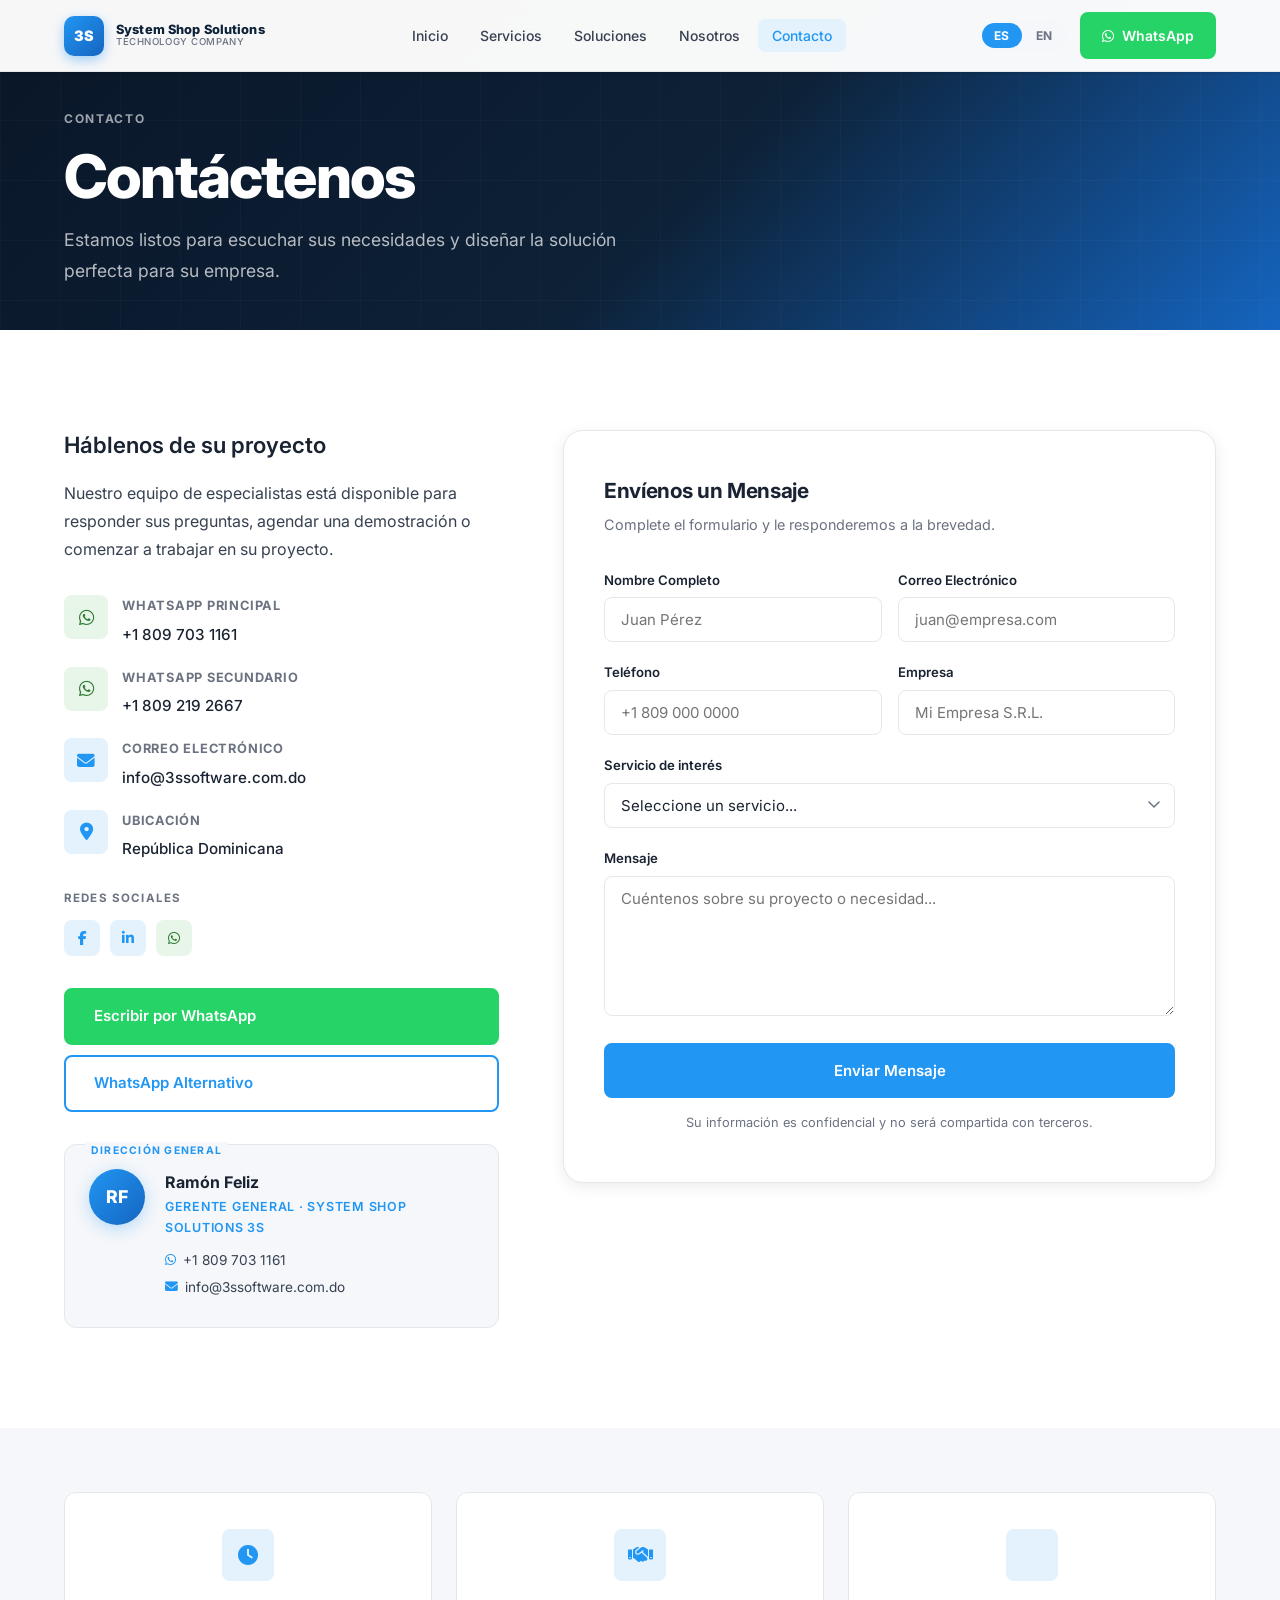
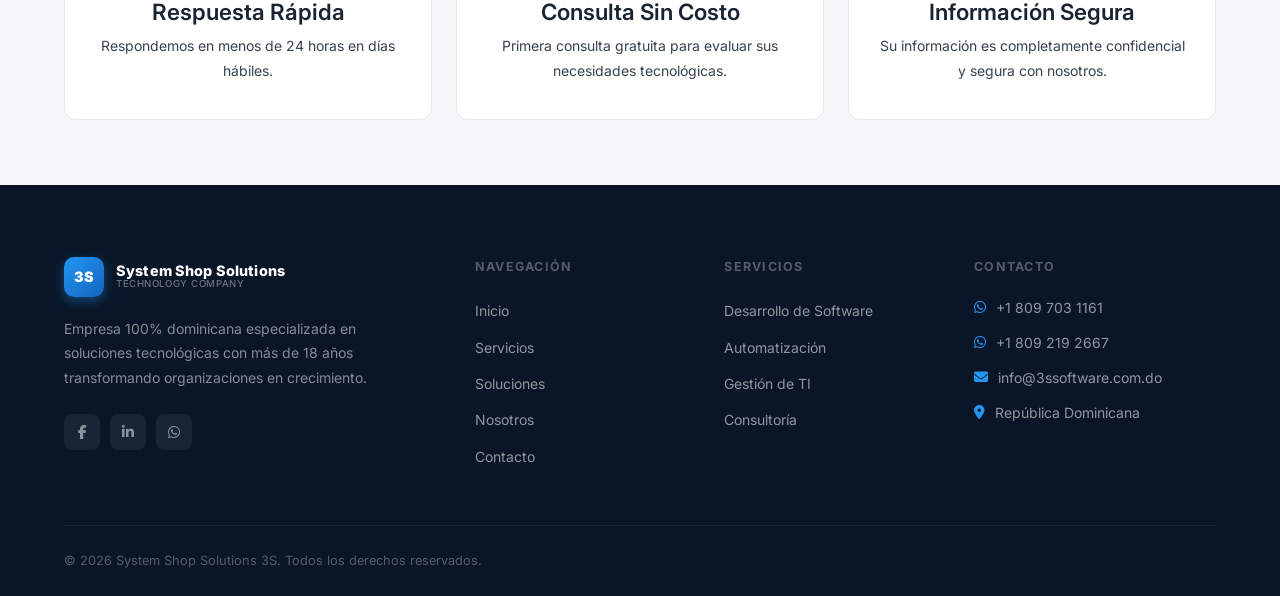
<file: contact.html>
<!DOCTYPE html>
<html lang="es">
<head>
  <meta charset="UTF-8" />
  <meta name="viewport" content="width=device-width, initial-scale=1.0" />
  <meta name="description" content="Contacte a System Shop Solutions 3S — WhatsApp, email y formulario de contacto. República Dominicana." />
  <title>Contacto | System Shop Solutions 3S</title>
  <link rel="stylesheet" href="css/style.css?v=20260325-8" />
  <link rel="stylesheet" href="https://cdnjs.cloudflare.com/ajax/libs/font-awesome/6.5.1/css/all.min.css" />
</head>
<body>

  <!-- NAVBAR -->
  <nav class="navbar white" role="navigation">
    <div class="container nav-inner">
      <a href="index.html" class="nav-logo">
        <div class="logo-mark">3S</div>
        <div class="logo-text">
          <span class="logo-name">System Shop Solutions</span>
          <span class="logo-tag">Technology Company</span>
        </div>
      </a>
      <ul class="nav-links">
        <li><a href="index.html" data-i18n="nav.home">Inicio</a></li>
        <li><a href="services.html" data-i18n="nav.services">Servicios</a></li>
        <li><a href="solutions.html" data-i18n="nav.solutions">Soluciones</a></li>
        <li><a href="about.html" data-i18n="nav.about">Nosotros</a></li>
        <li><a href="contact.html" data-i18n="nav.contact">Contacto</a></li>
      </ul>
      <div class="nav-right">
        <div class="lang-toggle">
          <button class="lang-btn active" data-lang="es">ES</button>
          <button class="lang-btn" data-lang="en">EN</button>
        </div>
        <a href="https://wa.me/18097031161" class="btn btn-whatsapp btn-sm" target="_blank" rel="noopener">
          <i class="fa-brands fa-whatsapp"></i> WhatsApp
        </a>
        <button class="nav-hamburger" aria-label="Open menu" aria-expanded="false">
          <span></span><span></span><span></span>
        </button>
      </div>
    </div>
  </nav>

  <nav class="nav-mobile" id="mobile-menu" aria-label="Mobile navigation">
    <button class="nav-mobile-close" aria-label="Close menu">
      <i class="fa-solid fa-xmark"></i>
    </button>
    <div class="nav-mobile-logo">
      <div class="logo-mark">3S</div>
      <div>
        <span class="logo-name">System Shop Solutions</span>
        <span class="logo-tag">Technology Company</span>
      </div>
    </div>
    <a href="index.html" data-i18n="nav.home">Inicio</a>
    <a href="services.html" data-i18n="nav.services">Servicios</a>
    <a href="solutions.html" data-i18n="nav.solutions">Soluciones</a>
    <a href="about.html" data-i18n="nav.about">Nosotros</a>
    <a href="contact.html" data-i18n="nav.contact">Contacto</a>
    <div class="nav-mobile-footer">
      <a href="https://wa.me/18097031161" class="btn btn-whatsapp" target="_blank" rel="noopener">
        <i class="fa-brands fa-whatsapp"></i> WhatsApp
      </a>
      <div class="lang-toggle">
        <button class="lang-btn active" data-lang="es">ES</button>
        <button class="lang-btn" data-lang="en">EN</button>
      </div>
      <p class="nav-mobile-note">System Shop Solutions 3S &middot; RD</p>
    </div>
  </nav>

  <!-- PAGE HERO -->
  <section class="page-hero">
    <div class="container page-hero-content">
      <span class="section-label section-label--light" data-i18n="nav.contact">Contacto</span>
      <h1 data-i18n="con.page.title">Contáctenos</h1>
      <p data-i18n="con.page.sub">Estamos listos para escuchar sus necesidades y diseñar la solución perfecta para su empresa.</p>
    </div>
  </section>

  <!-- CONTACT LAYOUT -->
  <section class="section">
    <div class="container">
      <div class="contact-layout">

        <!-- Contact Info -->
        <div class="contact-info reveal-left">
          <h3 data-i18n="con.info.title">Háblenos de su proyecto</h3>
          <p data-i18n="con.info.text">Nuestro equipo está disponible para responder sus preguntas, agendar una demostración o comenzar a trabajar en su próximo proyecto.</p>

          <div class="contact-items">

            <!-- WhatsApp Primary -->
            <div class="contact-item">
              <div class="contact-item-icon contact-item-icon--wa">
                <i class="fa-brands fa-whatsapp"></i>
              </div>
              <div class="contact-item-text">
                <strong data-i18n="con.phone.label">WhatsApp Principal</strong>
                <a href="https://wa.me/18097031161" target="_blank" rel="noopener">+1 809 703 1161</a>
              </div>
            </div>

            <!-- WhatsApp Secondary -->
            <div class="contact-item">
              <div class="contact-item-icon contact-item-icon--wa">
                <i class="fa-brands fa-whatsapp"></i>
              </div>
              <div class="contact-item-text">
                <strong data-i18n="con.phone2.label">WhatsApp Secundario</strong>
                <a href="https://wa.me/18092192667" target="_blank" rel="noopener">+1 809 219 2667</a>
              </div>
            </div>

            <!-- Email -->
            <div class="contact-item">
              <div class="contact-item-icon"><i class="fa-solid fa-envelope"></i></div>
              <div class="contact-item-text">
                <strong data-i18n="con.email.label">Correo Electrónico</strong>
                <a href="mailto:info@3ssoftware.com.do">info@3ssoftware.com.do</a>
              </div>
            </div>

            <!-- Location -->
            <div class="contact-item">
              <div class="contact-item-icon"><i class="fa-solid fa-location-dot"></i></div>
              <div class="contact-item-text">
                <strong data-i18n="con.location.label">Ubicación</strong>
                <span>República Dominicana</span>
              </div>
            </div>

          </div>

          <!-- Social Media -->
          <div class="contact-social">
            <strong class="contact-social-label" data-i18n="con.social.label">Redes Sociales</strong>
            <div class="contact-social-icons">
              <a href="https://www.facebook.com/p/System-Shop-Solutions-3S-100071545629619/"
                 class="footer-social"
                 target="_blank" rel="noopener" aria-label="Facebook">
                <i class="fa-brands fa-facebook-f"></i>
              </a>
              <a href="http://linkedin.com/company/system-shop-solutions-3s"
                 class="footer-social"
                 target="_blank" rel="noopener" aria-label="LinkedIn">
                <i class="fa-brands fa-linkedin-in"></i>
              </a>
              <a href="https://wa.me/18097031161"
                 class="footer-social footer-social--wa-icon"
                 target="_blank" rel="noopener" aria-label="WhatsApp">
                <i class="fa-brands fa-whatsapp"></i>
              </a>
            </div>
          </div>

          <!-- WhatsApp Buttons -->
          <div class="wa-buttons">
            <a href="https://wa.me/18097031161?text=Hola,%20estoy%20interesado%20en%20sus%20soluciones%20tecnol%C3%B3gicas."
               class="btn btn-whatsapp"
               target="_blank" rel="noopener" data-i18n="con.wa1">
              <i class="fa-brands fa-whatsapp"></i> Escribir por WhatsApp
            </a>
            <a href="https://wa.me/18092192667?text=Hola,%20estoy%20interesado%20en%20sus%20soluciones%20tecnol%C3%B3gicas."
               class="btn btn-outline-dark"
               target="_blank" rel="noopener" data-i18n="con.wa2">
              <i class="fa-brands fa-whatsapp"></i> WhatsApp Alternativo
            </a>
          </div>

          <!-- Dirección General -->
          <div class="principal-contact-card">
            <div class="contact-card-badge">
              <span class="section-label contact-badge-label" data-i18n="con.principal.label">Dirección General</span>
            </div>
            <div class="principal-contact-avatar">RF</div>
            <div class="principal-contact-info">
              <div class="name" data-i18n="con.principal.name">Ramón Feliz</div>
              <div class="role" data-i18n="con.principal.role">Gerente General · System Shop Solutions 3S</div>
              <div class="contact-line">
                <i class="fa-brands fa-whatsapp"></i>
                <a href="https://wa.me/18097031161" target="_blank" rel="noopener">+1 809 703 1161</a>
              </div>
              <div class="contact-line">
                <i class="fa-solid fa-envelope"></i>
                <a href="mailto:info@3ssoftware.com.do">info@3ssoftware.com.do</a>
              </div>
            </div>
          </div>
        </div>

        <!-- Contact Form -->
        <div class="reveal-right">
          <div class="contact-form-card">
            <h2 class="form-title" data-i18n="form.title">Envíenos un Mensaje</h2>
            <p class="form-subtitle" data-i18n="form.sub">Cuéntenos su necesidad y le contactamos en menos de 24 horas.</p>

            <form id="contactForm">
              <div class="form-row">
                <div class="form-group">
                  <label for="f-name" data-i18n="form.name">Nombre completo</label>
                  <input type="text" id="f-name" name="name" required autocomplete="name"
                    data-i18n-placeholder="form.ph.name" placeholder="Juan Pérez" />
                </div>
                <div class="form-group">
                  <label for="f-email" data-i18n="form.email">Correo electrónico</label>
                  <input type="email" id="f-email" name="email" required autocomplete="email"
                    data-i18n-placeholder="form.ph.email" placeholder="juan@empresa.com" />
                  <span class="field-error" id="f-email-error" data-i18n="form.email.error">Ingrese un correo electrónico válido.</span>
                </div>
              </div>

              <div class="form-row">
                <div class="form-group">
                  <label for="f-phone" data-i18n="form.phone">Teléfono <span style="font-weight:400;color:var(--c-muted);font-size:.8em;" data-i18n="form.optional">(opcional)</span></label>
                  <input type="tel" id="f-phone" name="phone" autocomplete="tel"
                    inputmode="tel" pattern="[0-9\s\+\-\(\)]*"
                    data-i18n-placeholder="form.ph.phone" placeholder="+1 809 000 0000" />
                </div>
                <div class="form-group">
                  <label for="f-company" data-i18n="form.company">Empresa <span style="font-weight:400;color:var(--c-muted);font-size:.8em;" data-i18n="form.optional">(opcional)</span></label>
                  <input type="text" id="f-company" name="company" autocomplete="organization"
                    data-i18n-placeholder="form.ph.company" placeholder="Mi Empresa S.R.L." />
                </div>
              </div>

              <div class="form-group">
                <label for="f-service" data-i18n="form.service">Servicio de interés <span style="font-weight:400;color:var(--c-muted);font-size:.8em;" data-i18n="form.optional">(opcional)</span></label>
                <select id="f-service" name="service">
                  <option value="" data-i18n="form.opt0">¿En qué podemos ayudarle?</option>
                  <option value="dev" data-i18n="form.opt1">Desarrollo de Software a Medida</option>
                  <option value="auto" data-i18n="form.opt2">Automatización de Procesos (Power Platform)</option>
                  <option value="itsm" data-i18n="form.opt3">Implementación de Jira / ITSM / CMDB</option>
                  <option value="ecf" data-i18n="form.opt4">Facturación Electrónica (e-CF DGII)</option>
                  <option value="pos" data-i18n="form.opt5">Sistema Punto de Venta (POS)</option>
                  <option value="conta" data-i18n="form.opt6">Sistema Contable</option>
                  <option value="inv" data-i18n="form.opt9">Control de Inventario</option>
                  <option value="rrhh" data-i18n="form.opt10">Recursos Humanos / Nómina</option>
                  <option value="edu" data-i18n="form.opt11">Plataforma Educativa / Sistema Escolar</option>
                  <option value="int" data-i18n="form.opt12">Integración de Sistemas</option>
                  <option value="cons" data-i18n="form.opt7">Consultoría Tecnológica</option>
                  <option value="sup" data-i18n="form.opt13">Soporte Técnico Empresarial</option>
                  <option value="dt" data-i18n="form.opt14">Transformación Digital</option>
                  <option value="other" data-i18n="form.opt8">Otro</option>
                </select>
              </div>

              <div class="form-group">
                <label for="f-msg" data-i18n="form.message" style="font-weight:600;">¿En qué podemos ayudarle?</label>
                <textarea id="f-msg" name="message" rows="6" required
                  data-i18n-placeholder="form.ph.message"
                  placeholder="Cuéntenos brevemente qué necesita..."></textarea>
              </div>

              <button type="submit" class="btn btn-primary" style="width:100%;justify-content:center;padding:16px;" data-i18n="form.submit">
                <i class="fa-solid fa-paper-plane"></i> Enviar Mensaje
              </button>

              <p style="font-size:.8rem;color:var(--c-muted);text-align:center;margin-top:14px;" data-i18n="form.privacy">
                <i class="fa-solid fa-lock"></i> Su información es confidencial y no será compartida con terceros.
              </p>
            </form>

            <!-- Success State -->
            <div class="form-success" aria-live="polite" style="display:none;">
              <div class="form-state-icon form-state-icon--success">
                <i class="fa-solid fa-circle-check"></i>
              </div>
              <h3 data-i18n="form.ok.title">¡Solicitud recibida!</h3>
              <p data-i18n="form.ok.text">Gracias por contactarnos. Nuestro equipo revisará su solicitud y se pondrá en contacto con usted.</p>

              <ul class="form-next-steps">
                <li>
                  <span class="step-icon"><i class="fa-solid fa-inbox"></i></span>
                  <span data-i18n="form.ok.step1">Recibimos su solicitud correctamente</span>
                </li>
                <li>
                  <span class="step-icon"><i class="fa-solid fa-users"></i></span>
                  <span data-i18n="form.ok.step2">Nuestro equipo la revisará en detalle</span>
                </li>
                <li>
                  <span class="step-icon"><i class="fa-solid fa-clock"></i></span>
                  <span data-i18n="form.ok.step3">Le contactaremos dentro de las próximas 24 horas</span>
                </li>
              </ul>

              <div class="form-state-actions">
                <a href="https://wa.me/18097031161?text=Hola%2C%20acabo%20de%20enviar%20una%20solicitud%20desde%20la%20web%20de%203S%20y%20quiero%20dar%20seguimiento"
                   class="btn btn-whatsapp btn-lg" target="_blank" rel="noopener" data-i18n="form.ok.wa">
                  <i class="fa-brands fa-whatsapp"></i> Dar seguimiento por WhatsApp
                </a>
                <a href="index.html" class="btn btn-outline-dark" data-i18n="form.ok.home">
                  <i class="fa-solid fa-house"></i> Volver al inicio
                </a>
              </div>

              <p class="form-state-note" data-i18n="form.ok.note">
                <i class="fa-solid fa-bolt"></i> Si su solicitud es urgente, escríbanos por WhatsApp para atención inmediata.
              </p>
            </div>

            <!-- Error State -->
            <div class="form-error" aria-live="polite" style="display:none;">
              <div class="form-state-icon form-state-icon--error">
                <i class="fa-solid fa-circle-exclamation"></i>
              </div>
              <h3 data-i18n="form.err.title">No se pudo enviar el mensaje</h3>
              <p data-i18n="form.err.text">Ocurrió un error al enviar su mensaje. Puede intentarlo de nuevo o contactarnos directamente por WhatsApp.</p>
              <div class="form-state-actions">
                <a href="https://wa.me/18097031161" class="btn btn-whatsapp" target="_blank" rel="noopener" data-i18n="form.err.wa">
                  <i class="fa-brands fa-whatsapp"></i> Escribir por WhatsApp
                </a>
                <button class="btn btn-outline-dark form-retry-btn" data-i18n="form.err.retry">
                  <i class="fa-solid fa-rotate-right"></i> Intentar de nuevo
                </button>
              </div>
            </div>

          </div>
        </div>

      </div>
    </div>
  </section>

  <!-- ADDITIONAL INFO ROW -->
  <section class="section--sm section--bg">
    <div class="container">
      <div class="info-cards-grid">

        <div class="feature-card reveal reveal-delay-1" style="text-align:center;">
          <div class="feature-icon" style="margin:0 auto 16px;"><i class="fa-solid fa-clock"></i></div>
          <h3 style="margin-bottom:8px;" data-i18n="con.feat1.t">Respuesta Rápida</h3>
          <p style="font-size:.875rem;" data-i18n="con.feat1.d">Respondemos en menos de 24 horas en días hábiles.</p>
        </div>

        <div class="feature-card reveal reveal-delay-2" style="text-align:center;">
          <div class="feature-icon" style="margin:0 auto 16px;"><i class="fa-solid fa-handshake"></i></div>
          <h3 style="margin-bottom:8px;" data-i18n="con.feat2.t">Consulta Sin Costo</h3>
          <p style="font-size:.875rem;" data-i18n="con.feat2.d">Primera consulta gratuita para evaluar sus necesidades tecnológicas.</p>
        </div>

        <div class="feature-card reveal reveal-delay-3" style="text-align:center;">
          <div class="feature-icon" style="margin:0 auto 16px;"><i class="fa-solid fa-shield-check"></i></div>
          <h3 style="margin-bottom:8px;" data-i18n="con.feat3.t">Información Segura</h3>
          <p style="font-size:.875rem;" data-i18n="con.feat3.d">Su información es completamente confidencial y segura con nosotros.</p>
        </div>

      </div>
    </div>
  </section>

  <!-- FOOTER -->
  <footer class="footer" role="contentinfo">
    <div class="container">
      <div class="footer-grid">
        <div class="footer-brand">
          <div class="nav-logo" style="margin-bottom:0;">
            <div class="logo-mark">3S</div>
            <div class="logo-text">
              <span class="logo-name">System Shop Solutions</span>
              <span class="logo-tag">Technology Company</span>
            </div>
          </div>
          <p class="footer-desc" data-i18n="footer.desc">Empresa dominicana especializada en soluciones tecnológicas empresariales con más de 18 años de experiencia.</p>
          <div class="footer-socials">
            <a href="https://www.facebook.com/p/System-Shop-Solutions-3S-100071545629619/" class="footer-social footer-social--facebook" target="_blank" rel="noopener" aria-label="Facebook"><i class="fa-brands fa-facebook-f"></i></a>
            <a href="http://linkedin.com/company/system-shop-solutions-3s" class="footer-social footer-social--linkedin" target="_blank" rel="noopener" aria-label="LinkedIn"><i class="fa-brands fa-linkedin-in"></i></a>
            <a href="https://wa.me/18097031161" class="footer-social" target="_blank" rel="noopener" aria-label="WhatsApp"><i class="fa-brands fa-whatsapp"></i></a>
          </div>
        </div>
        <div class="footer-col">
          <h4 data-i18n="footer.nav">Navegación</h4>
          <ul class="footer-links">
            <li><a href="index.html" data-i18n="nav.home">Inicio</a></li>
            <li><a href="services.html" data-i18n="nav.services">Servicios</a></li>
            <li><a href="solutions.html" data-i18n="nav.solutions">Soluciones</a></li>
            <li><a href="about.html" data-i18n="nav.about">Nosotros</a></li>
            <li><a href="contact.html" data-i18n="nav.contact">Contacto</a></li>
          </ul>
        </div>
        <div class="footer-col">
          <h4 data-i18n="footer.services">Servicios</h4>
          <ul class="footer-links">
            <li><a href="services.html" data-i18n="footer.srv1">Desarrollo de Software</a></li>
            <li><a href="services.html" data-i18n="footer.srv2">Automatización</a></li>
            <li><a href="services.html" data-i18n="footer.srv3">Gestión de TI</a></li>
            <li><a href="services.html" data-i18n="footer.srv4">Consultoría</a></li>
          </ul>
        </div>
        <div class="footer-col">
          <h4 data-i18n="footer.contact">Contacto</h4>
          <div class="footer-contact-items">
            <div class="footer-contact-item"><i class="fa-brands fa-whatsapp"></i><span>+1 809 703 1161</span></div>
            <div class="footer-contact-item"><i class="fa-brands fa-whatsapp"></i><span>+1 809 219 2667</span></div>
            <div class="footer-contact-item"><i class="fa-solid fa-envelope"></i><span>info@3ssoftware.com.do</span></div>
            <div class="footer-contact-item"><i class="fa-solid fa-location-dot"></i><span>República Dominicana</span></div>
          </div>
        </div>
      </div>
      <div class="footer-bottom">
        <p class="footer-copy" data-i18n="footer.copy">© 2025 System Shop Solutions 3S. Todos los derechos reservados.</p>
      </div>
    </div>
  </footer>

  <script src="js/i18n.js?v=20260325-4"></script>
  <script src="js/main.js?v=20260325-4"></script>
</body>
</html>
</file>
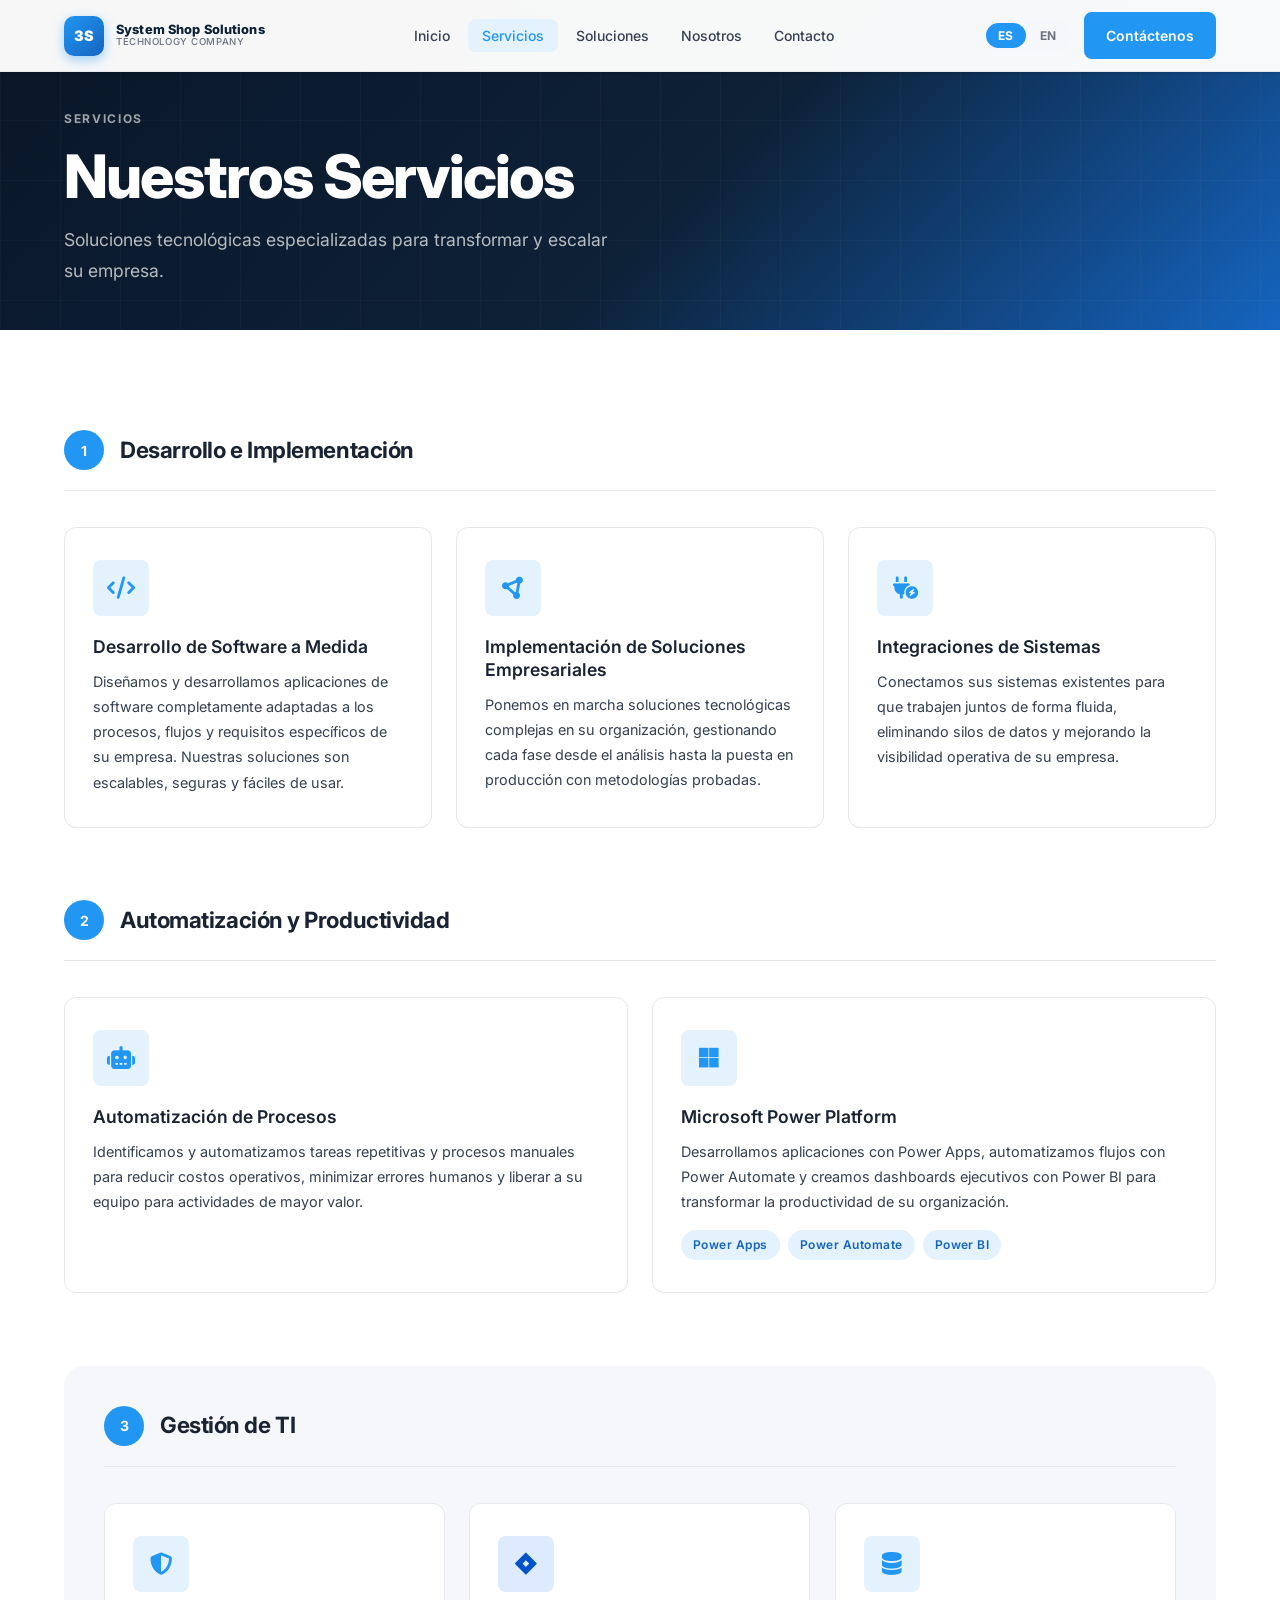
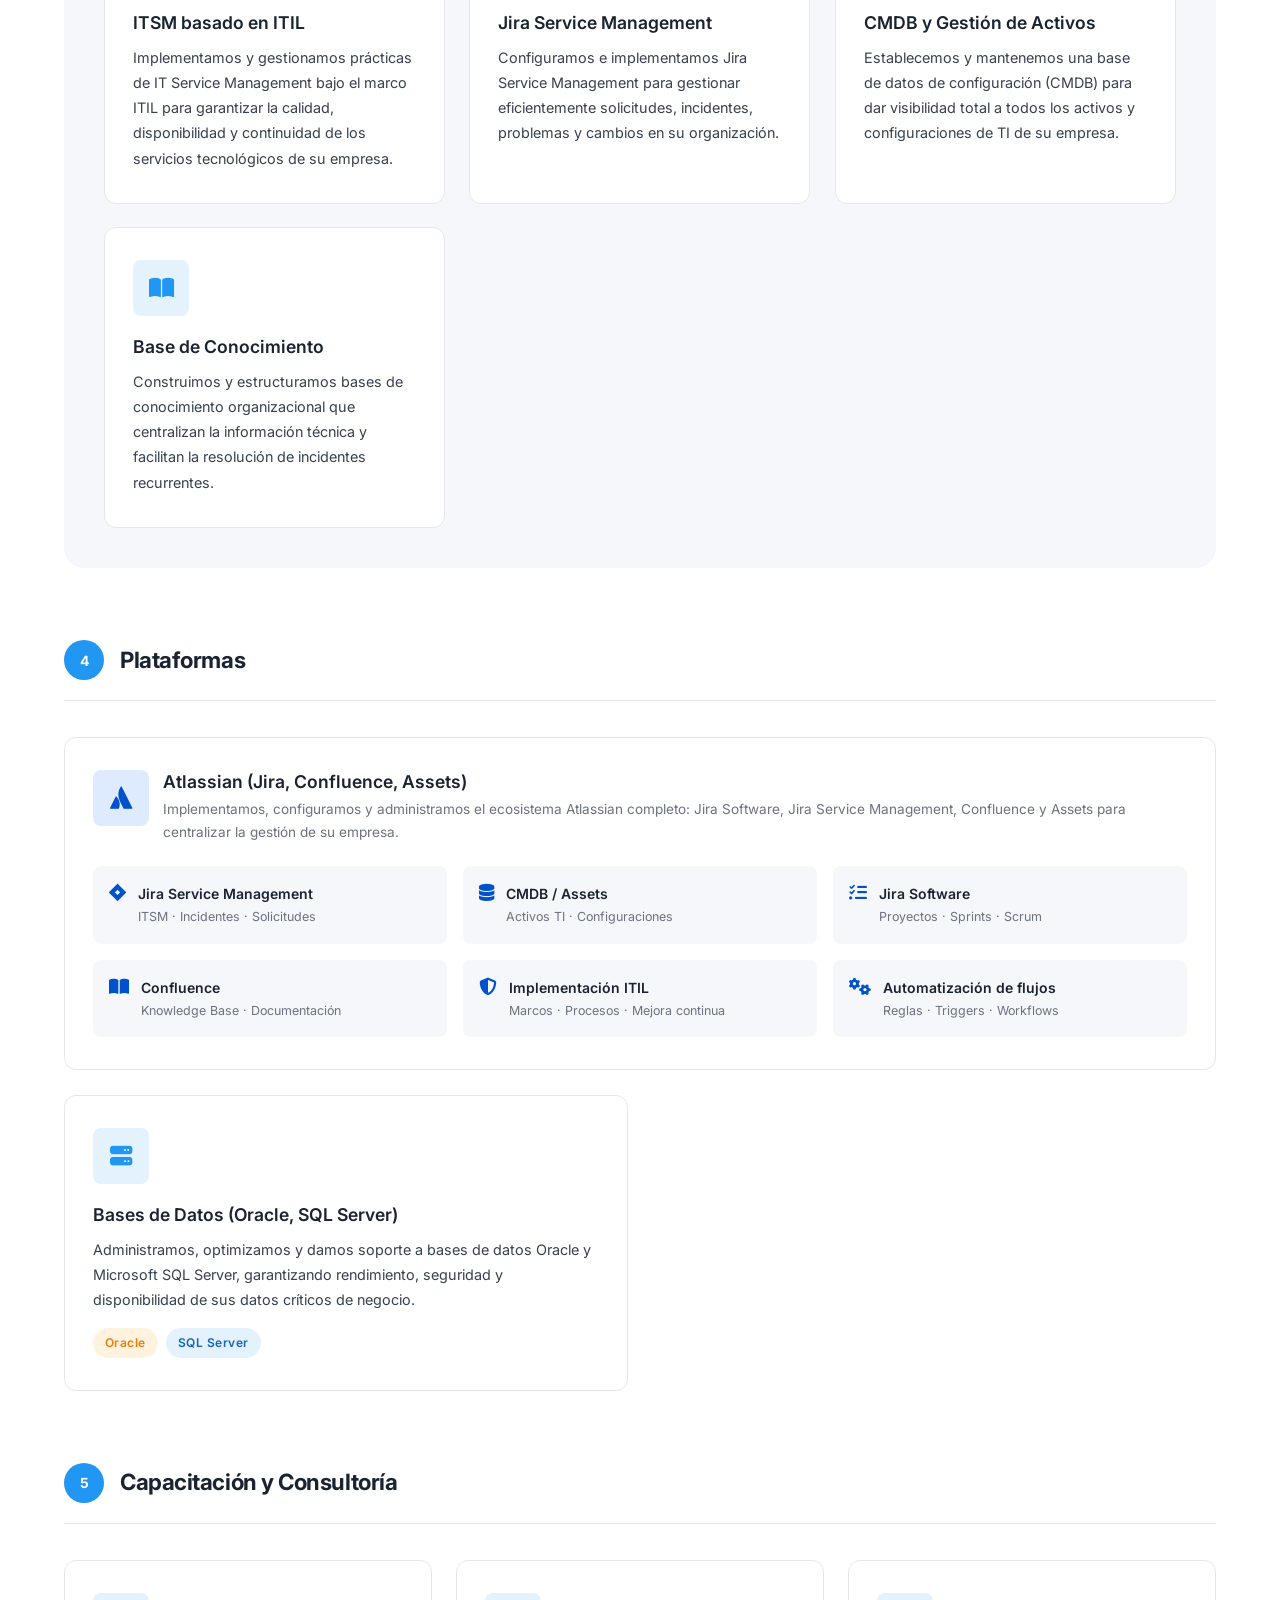
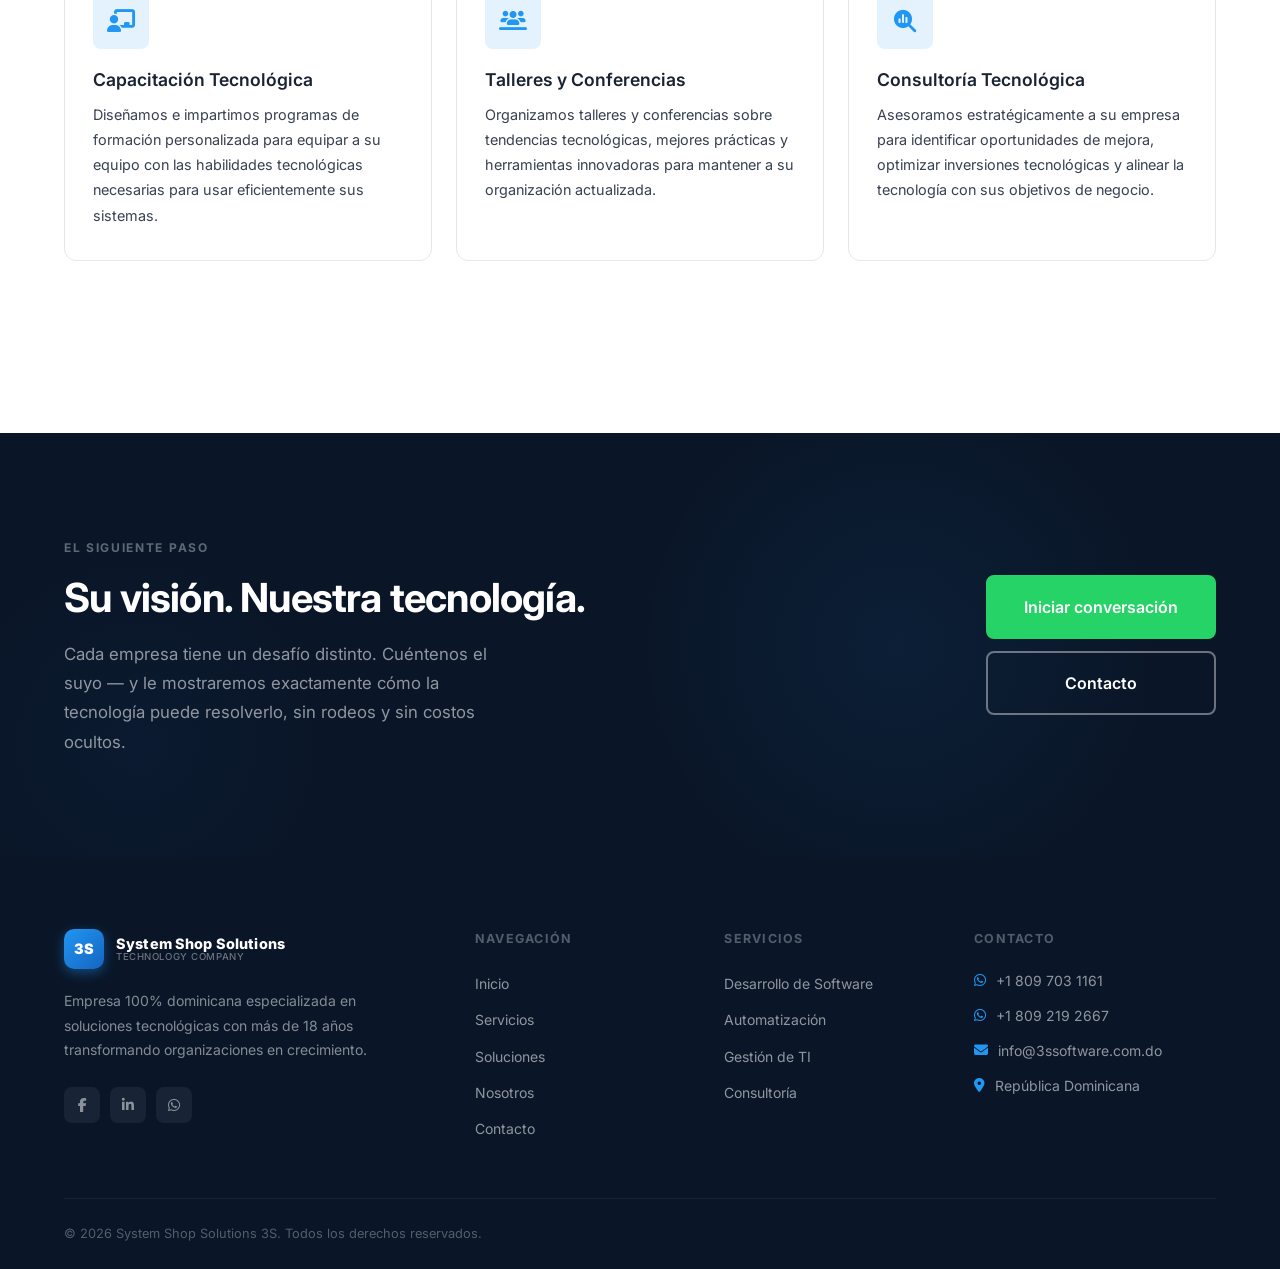
<file: services.html>
<!DOCTYPE html>
<html lang="es">
<head>
  <meta charset="UTF-8" />
  <meta name="viewport" content="width=device-width, initial-scale=1.0" />
  <meta name="description" content="System Shop Solutions 3S — Servicios tecnológicos especializados: desarrollo de software, automatización, ITSM, plataformas Atlassian y consultoría." />
  <title>Servicios | System Shop Solutions 3S</title>
  <link rel="stylesheet" href="css/style.css?v=20260325-8" />
  <link rel="stylesheet" href="https://cdnjs.cloudflare.com/ajax/libs/font-awesome/6.5.1/css/all.min.css" />
</head>
<body>

  <!-- NAVBAR -->
  <nav class="navbar white" role="navigation" aria-label="Main navigation">
    <div class="container nav-inner">
      <a href="index.html" class="nav-logo">
        <div class="logo-mark">3S</div>
        <div class="logo-text">
          <span class="logo-name">System Shop Solutions</span>
          <span class="logo-tag">Technology Company</span>
        </div>
      </a>
      <ul class="nav-links">
        <li><a href="index.html" data-i18n="nav.home">Inicio</a></li>
        <li><a href="services.html" data-i18n="nav.services">Servicios</a></li>
        <li><a href="solutions.html" data-i18n="nav.solutions">Soluciones</a></li>
        <li><a href="about.html" data-i18n="nav.about">Nosotros</a></li>
        <li><a href="contact.html" data-i18n="nav.contact">Contacto</a></li>
      </ul>
      <div class="nav-right">
        <div class="lang-toggle">
          <button class="lang-btn active" data-lang="es">ES</button>
          <button class="lang-btn" data-lang="en">EN</button>
        </div>
        <a href="contact.html" class="btn btn-primary btn-sm" data-i18n="nav.cta">Contáctenos</a>
        <button class="nav-hamburger" aria-label="Open menu" aria-expanded="false">
          <span></span><span></span><span></span>
        </button>
      </div>
    </div>
  </nav>

  <!-- Mobile Menu -->
  <nav class="nav-mobile" id="mobile-menu" aria-label="Mobile navigation">
    <button class="nav-mobile-close" aria-label="Close menu">
      <i class="fa-solid fa-xmark"></i>
    </button>
    <div class="nav-mobile-logo">
      <div class="logo-mark">3S</div>
      <div>
        <span class="logo-name">System Shop Solutions</span>
        <span class="logo-tag">Technology Company</span>
      </div>
    </div>
    <a href="index.html" data-i18n="nav.home">Inicio</a>
    <a href="services.html" data-i18n="nav.services">Servicios</a>
    <a href="solutions.html" data-i18n="nav.solutions">Soluciones</a>
    <a href="about.html" data-i18n="nav.about">Nosotros</a>
    <a href="contact.html" data-i18n="nav.contact">Contacto</a>
    <div class="nav-mobile-footer">
      <a href="https://wa.me/18097031161" class="btn btn-whatsapp" target="_blank" rel="noopener">
        <i class="fa-brands fa-whatsapp"></i> WhatsApp
      </a>
      <div class="lang-toggle">
        <button class="lang-btn active" data-lang="es">ES</button>
        <button class="lang-btn" data-lang="en">EN</button>
      </div>
      <p class="nav-mobile-note">System Shop Solutions 3S &middot; RD</p>
    </div>
  </nav>

  <!-- PAGE HERO -->
  <section class="page-hero">
    <div class="container page-hero-content">
      <span class="section-label section-label--light" data-i18n="nav.services">Servicios</span>
      <h1 data-i18n="srv.page.title">Nuestros Servicios</h1>
      <p data-i18n="srv.page.sub">Soluciones tecnológicas especializadas para transformar y escalar su empresa.</p>
    </div>
  </section>

  <!-- SERVICES CONTENT -->
  <section class="section">
    <div class="container">

      <!-- Group 1: Development -->
      <div class="service-group reveal">
        <div class="service-group-header">
          <div class="service-group-num">1</div>
          <div>
            <h2 data-i18n="srv.g1">Desarrollo e Implementación</h2>
          </div>
        </div>
        <div class="services-grid">
          <div class="service-card reveal reveal-delay-1">
            <div class="service-icon"><i class="fa-solid fa-code"></i></div>
            <h3 data-i18n="srv.g1.1.t">Desarrollo de Software a Medida</h3>
            <p data-i18n="srv.g1.1.d">Diseñamos y desarrollamos aplicaciones de software completamente adaptadas a los procesos, flujos y requisitos específicos de su empresa. Nuestras soluciones son escalables, seguras y fáciles de usar.</p>
          </div>
          <div class="service-card reveal reveal-delay-2">
            <div class="service-icon"><i class="fa-solid fa-circle-nodes"></i></div>
            <h3 data-i18n="srv.g1.2.t">Implementación de Soluciones Empresariales</h3>
            <p data-i18n="srv.g1.2.d">Ponemos en marcha soluciones tecnológicas complejas en su organización, gestionando cada fase desde el análisis hasta la puesta en producción con metodologías probadas.</p>
          </div>
          <div class="service-card reveal reveal-delay-3">
            <div class="service-icon"><i class="fa-solid fa-plug-circle-bolt"></i></div>
            <h3 data-i18n="srv.g1.3.t">Integraciones de Sistemas</h3>
            <p data-i18n="srv.g1.3.d">Conectamos sus sistemas existentes para que trabajen juntos de forma fluida, eliminando silos de datos y mejorando la visibilidad operativa de su empresa.</p>
          </div>
        </div>
      </div>

      <!-- Group 2: Automation -->
      <div class="service-group reveal">
        <div class="service-group-header">
          <div class="service-group-num">2</div>
          <div>
            <h2 data-i18n="srv.g2">Automatización y Productividad</h2>
          </div>
        </div>
        <div class="services-grid" style="grid-template-columns: repeat(2,1fr);">
          <div class="service-card reveal reveal-delay-1">
            <div class="service-icon"><i class="fa-solid fa-robot"></i></div>
            <h3 data-i18n="srv.g2.1.t">Automatización de Procesos</h3>
            <p data-i18n="srv.g2.1.d">Identificamos y automatizamos tareas repetitivas y procesos manuales para reducir costos operativos, minimizar errores humanos y liberar a su equipo para actividades de mayor valor.</p>
          </div>
          <div class="service-card reveal reveal-delay-2">
            <div class="service-icon">
              <i class="fa-brands fa-microsoft"></i>
            </div>
            <h3 data-i18n="srv.g2.2.t">Microsoft Power Platform</h3>
            <p data-i18n="srv.g2.2.d">Desarrollamos aplicaciones con Power Apps, automatizamos flujos con Power Automate y creamos dashboards ejecutivos con Power BI para transformar la productividad de su organización.</p>
            <div style="margin-top:16px; display:flex; flex-wrap:wrap; gap:8px;">
              <span class="tag tag-blue">Power Apps</span>
              <span class="tag tag-blue">Power Automate</span>
              <span class="tag tag-blue">Power BI</span>
            </div>
          </div>
        </div>
      </div>

      <!-- Group 3: IT Management -->
      <div class="service-group section--bg" style="border-radius:var(--r-l); padding:40px; margin-bottom:72px;">
        <div class="service-group-header">
          <div class="service-group-num">3</div>
          <div>
            <h2 data-i18n="srv.g3">Gestión de TI</h2>
          </div>
        </div>
        <div class="services-grid">
          <div class="service-card reveal reveal-delay-1" style="background:white;">
            <div class="service-icon"><i class="fa-solid fa-shield-halved"></i></div>
            <h3 data-i18n="srv.g3.1.t">ITSM basado en ITIL</h3>
            <p data-i18n="srv.g3.1.d">Implementamos y gestionamos prácticas de IT Service Management bajo el marco ITIL para garantizar la calidad, disponibilidad y continuidad de los servicios tecnológicos de su empresa.</p>
          </div>
          <div class="service-card reveal reveal-delay-2" style="background:white;">
            <div class="service-icon" style="background:#deebff;color:#0052cc;"><i class="fa-brands fa-jira"></i></div>
            <h3 data-i18n="srv.g3.2.t">Jira Service Management</h3>
            <p data-i18n="srv.g3.2.d">Configuramos e implementamos Jira Service Management para gestionar eficientemente solicitudes, incidentes, problemas y cambios en su organización.</p>
          </div>
          <div class="service-card reveal reveal-delay-3" style="background:white;">
            <div class="service-icon"><i class="fa-solid fa-database"></i></div>
            <h3 data-i18n="srv.g3.3.t">CMDB y Gestión de Activos</h3>
            <p data-i18n="srv.g3.3.d">Establecemos y mantenemos una base de datos de configuración (CMDB) para dar visibilidad total a todos los activos y configuraciones de TI de su empresa.</p>
          </div>
          <div class="service-card reveal reveal-delay-1" style="background:white;">
            <div class="service-icon"><i class="fa-solid fa-book-open"></i></div>
            <h3 data-i18n="srv.g3.4.t">Base de Conocimiento</h3>
            <p data-i18n="srv.g3.4.d">Construimos y estructuramos bases de conocimiento organizacional que centralizan la información técnica y facilitan la resolución de incidentes recurrentes.</p>
          </div>
        </div>
      </div>

      <!-- Group 4: Platforms -->
      <div class="service-group reveal">
        <div class="service-group-header">
          <div class="service-group-num">4</div>
          <div>
            <h2 data-i18n="srv.g4">Plataformas</h2>
          </div>
        </div>
        <div class="services-grid" style="grid-template-columns: repeat(2,1fr);">
          <div class="service-card reveal reveal-delay-1" style="grid-column: 1 / -1;">
            <div style="display:flex;align-items:center;gap:14px;margin-bottom:20px;">
              <div class="service-icon" style="background:#deebff;color:#0052cc;flex-shrink:0;">
                <i class="fa-brands fa-atlassian"></i>
              </div>
              <div>
                <h3 data-i18n="srv.g4.1.t" style="margin-bottom:4px;">Atlassian Solutions</h3>
                <p style="font-size:.85rem;color:var(--c-muted);margin:0;" data-i18n="srv.g4.1.d">Implementamos y administramos el ecosistema Atlassian completo para centralizar operaciones, proyectos y soporte.</p>
              </div>
            </div>
            <div class="atlassian-tiles" style="display:grid;grid-template-columns:repeat(3,1fr);gap:16px;margin-top:8px;">
              <div style="padding:16px;background:var(--c-bg);border-radius:var(--r-s);display:flex;gap:12px;align-items:flex-start;">
                <i class="fa-brands fa-jira" style="color:#0052cc;font-size:1.1rem;margin-top:2px;flex-shrink:0;"></i>
                <div>
                  <div style="font-size:.875rem;font-weight:600;color:var(--c-text);margin-bottom:2px;">Jira Service Management</div>
                  <div style="font-size:.78rem;color:var(--c-muted);">ITSM · Incidentes · Solicitudes</div>
                </div>
              </div>
              <div style="padding:16px;background:var(--c-bg);border-radius:var(--r-s);display:flex;gap:12px;align-items:flex-start;">
                <i class="fa-solid fa-database" style="color:#0052cc;font-size:1.1rem;margin-top:2px;flex-shrink:0;"></i>
                <div>
                  <div style="font-size:.875rem;font-weight:600;color:var(--c-text);margin-bottom:2px;">CMDB / Assets</div>
                  <div style="font-size:.78rem;color:var(--c-muted);">Activos TI · Configuraciones</div>
                </div>
              </div>
              <div style="padding:16px;background:var(--c-bg);border-radius:var(--r-s);display:flex;gap:12px;align-items:flex-start;">
                <i class="fa-solid fa-list-check" style="color:#0052cc;font-size:1.1rem;margin-top:2px;flex-shrink:0;"></i>
                <div>
                  <div style="font-size:.875rem;font-weight:600;color:var(--c-text);margin-bottom:2px;">Jira Software</div>
                  <div style="font-size:.78rem;color:var(--c-muted);">Proyectos · Sprints · Scrum</div>
                </div>
              </div>
              <div style="padding:16px;background:var(--c-bg);border-radius:var(--r-s);display:flex;gap:12px;align-items:flex-start;">
                <i class="fa-solid fa-book-open" style="color:#0052cc;font-size:1.1rem;margin-top:2px;flex-shrink:0;"></i>
                <div>
                  <div style="font-size:.875rem;font-weight:600;color:var(--c-text);margin-bottom:2px;">Confluence</div>
                  <div style="font-size:.78rem;color:var(--c-muted);">Knowledge Base · Documentación</div>
                </div>
              </div>
              <div style="padding:16px;background:var(--c-bg);border-radius:var(--r-s);display:flex;gap:12px;align-items:flex-start;">
                <i class="fa-solid fa-shield-halved" style="color:#0052cc;font-size:1.1rem;margin-top:2px;flex-shrink:0;"></i>
                <div>
                  <div style="font-size:.875rem;font-weight:600;color:var(--c-text);margin-bottom:2px;">Implementación ITIL</div>
                  <div style="font-size:.78rem;color:var(--c-muted);">Marcos · Procesos · Mejora continua</div>
                </div>
              </div>
              <div style="padding:16px;background:var(--c-bg);border-radius:var(--r-s);display:flex;gap:12px;align-items:flex-start;">
                <i class="fa-solid fa-gears" style="color:#0052cc;font-size:1.1rem;margin-top:2px;flex-shrink:0;"></i>
                <div>
                  <div style="font-size:.875rem;font-weight:600;color:var(--c-text);margin-bottom:2px;">Automatización de flujos</div>
                  <div style="font-size:.78rem;color:var(--c-muted);">Reglas · Triggers · Workflows</div>
                </div>
              </div>
            </div>
          </div>
          <div class="service-card reveal reveal-delay-2">
            <div class="service-icon"><i class="fa-solid fa-server"></i></div>
            <h3 data-i18n="srv.g4.2.t">Bases de Datos (Oracle, SQL Server)</h3>
            <p data-i18n="srv.g4.2.d">Administramos, optimizamos y damos soporte a bases de datos Oracle y Microsoft SQL Server, garantizando rendimiento, seguridad y disponibilidad de sus datos críticos de negocio.</p>
            <div style="margin-top:16px; display:flex; flex-wrap:wrap; gap:8px;">
              <span class="tag tag-orange">Oracle</span>
              <span class="tag tag-blue">SQL Server</span>
            </div>
          </div>
        </div>
      </div>

      <!-- Group 5: Training -->
      <div class="service-group reveal">
        <div class="service-group-header">
          <div class="service-group-num">5</div>
          <div>
            <h2 data-i18n="srv.g5">Capacitación y Consultoría</h2>
          </div>
        </div>
        <div class="services-grid">
          <div class="service-card reveal reveal-delay-1">
            <div class="service-icon"><i class="fa-solid fa-chalkboard-user"></i></div>
            <h3 data-i18n="srv.g5.1.t">Capacitación Tecnológica</h3>
            <p data-i18n="srv.g5.1.d">Diseñamos e impartimos programas de formación personalizada para equipar a su equipo con las habilidades tecnológicas necesarias para usar eficientemente sus sistemas.</p>
          </div>
          <div class="service-card reveal reveal-delay-2">
            <div class="service-icon"><i class="fa-solid fa-users-line"></i></div>
            <h3 data-i18n="srv.g5.2.t">Talleres y Conferencias</h3>
            <p data-i18n="srv.g5.2.d">Organizamos talleres y conferencias sobre tendencias tecnológicas, mejores prácticas y herramientas innovadoras para mantener a su organización actualizada.</p>
          </div>
          <div class="service-card reveal reveal-delay-3">
            <div class="service-icon"><i class="fa-solid fa-magnifying-glass-chart"></i></div>
            <h3 data-i18n="srv.g5.3.t">Consultoría Tecnológica</h3>
            <p data-i18n="srv.g5.3.d">Asesoramos estratégicamente a su empresa para identificar oportunidades de mejora, optimizar inversiones tecnológicas y alinear la tecnología con sus objetivos de negocio.</p>
          </div>
        </div>
      </div>

    </div>
  </section>

  <!-- CTA -->
  <section class="section--cta-premium">
    <div class="container">
      <div class="cta-premium-inner">
        <div class="cta-premium-text reveal-left">
          <span class="section-label" data-i18n="cta.label">El siguiente paso</span>
          <h2 data-i18n="cta.title">Su visión. Nuestra tecnología.</h2>
          <p data-i18n="cta.text">Cuéntenos sobre su empresa y sus objetivos. Diseñamos la solución tecnológica exacta que necesita para crecer, automatizar y competir.</p>
        </div>
        <div class="cta-premium-actions reveal-right">
          <a href="https://wa.me/18097031161?text=Hola,%20me%20gustar%C3%ADa%20conocer%20sus%20servicios."
             class="btn btn-whatsapp btn-lg" target="_blank" rel="noopener" data-i18n="cta.btn1">
            <i class="fa-brands fa-whatsapp"></i> Iniciar conversación
          </a>
          <a href="contact.html" class="btn btn-outline btn-lg" data-i18n="nav.contact">Contacto</a>
        </div>
      </div>
    </div>
  </section>

  <!-- FOOTER -->
  <footer class="footer" role="contentinfo">
    <div class="container">
      <div class="footer-grid">
        <div class="footer-brand">
          <div class="nav-logo" style="margin-bottom:0;">
            <div class="logo-mark">3S</div>
            <div class="logo-text">
              <span class="logo-name">System Shop Solutions</span>
              <span class="logo-tag">Technology Company</span>
            </div>
          </div>
          <p class="footer-desc" data-i18n="footer.desc">Empresa dominicana especializada en soluciones tecnológicas empresariales con más de 18 años de experiencia.</p>
          <div class="footer-socials">
            <a href="https://www.facebook.com/p/System-Shop-Solutions-3S-100071545629619/" class="footer-social footer-social--facebook" target="_blank" rel="noopener" aria-label="Facebook"><i class="fa-brands fa-facebook-f"></i></a>
            <a href="http://linkedin.com/company/system-shop-solutions-3s" class="footer-social footer-social--linkedin" target="_blank" rel="noopener" aria-label="LinkedIn"><i class="fa-brands fa-linkedin-in"></i></a>
            <a href="https://wa.me/18097031161" class="footer-social" target="_blank" rel="noopener" aria-label="WhatsApp"><i class="fa-brands fa-whatsapp"></i></a>
          </div>
        </div>
        <div class="footer-col">
          <h4 data-i18n="footer.nav">Navegación</h4>
          <ul class="footer-links">
            <li><a href="index.html" data-i18n="nav.home">Inicio</a></li>
            <li><a href="services.html" data-i18n="nav.services">Servicios</a></li>
            <li><a href="solutions.html" data-i18n="nav.solutions">Soluciones</a></li>
            <li><a href="about.html" data-i18n="nav.about">Nosotros</a></li>
            <li><a href="contact.html" data-i18n="nav.contact">Contacto</a></li>
          </ul>
        </div>
        <div class="footer-col">
          <h4 data-i18n="footer.services">Servicios</h4>
          <ul class="footer-links">
            <li><a href="services.html" data-i18n="footer.srv1">Desarrollo de Software</a></li>
            <li><a href="services.html" data-i18n="footer.srv2">Automatización</a></li>
            <li><a href="services.html" data-i18n="footer.srv3">Gestión de TI</a></li>
            <li><a href="services.html" data-i18n="footer.srv4">Consultoría</a></li>
          </ul>
        </div>
        <div class="footer-col">
          <h4 data-i18n="footer.contact">Contacto</h4>
          <div class="footer-contact-items">
            <div class="footer-contact-item"><i class="fa-brands fa-whatsapp"></i><span>+1 809 703 1161</span></div>
            <div class="footer-contact-item"><i class="fa-brands fa-whatsapp"></i><span>+1 809 219 2667</span></div>
            <div class="footer-contact-item"><i class="fa-solid fa-envelope"></i><span>info@3ssoftware.com.do</span></div>
            <div class="footer-contact-item"><i class="fa-solid fa-location-dot"></i><span>República Dominicana</span></div>
          </div>
        </div>
      </div>
      <div class="footer-bottom">
        <p class="footer-copy" data-i18n="footer.copy">© 2025 System Shop Solutions 3S. Todos los derechos reservados.</p>
      </div>
    </div>
  </footer>

  <script src="js/i18n.js?v=20260325-4"></script>
  <script src="js/main.js?v=20260325-4"></script>
</body>
</html>
</file>
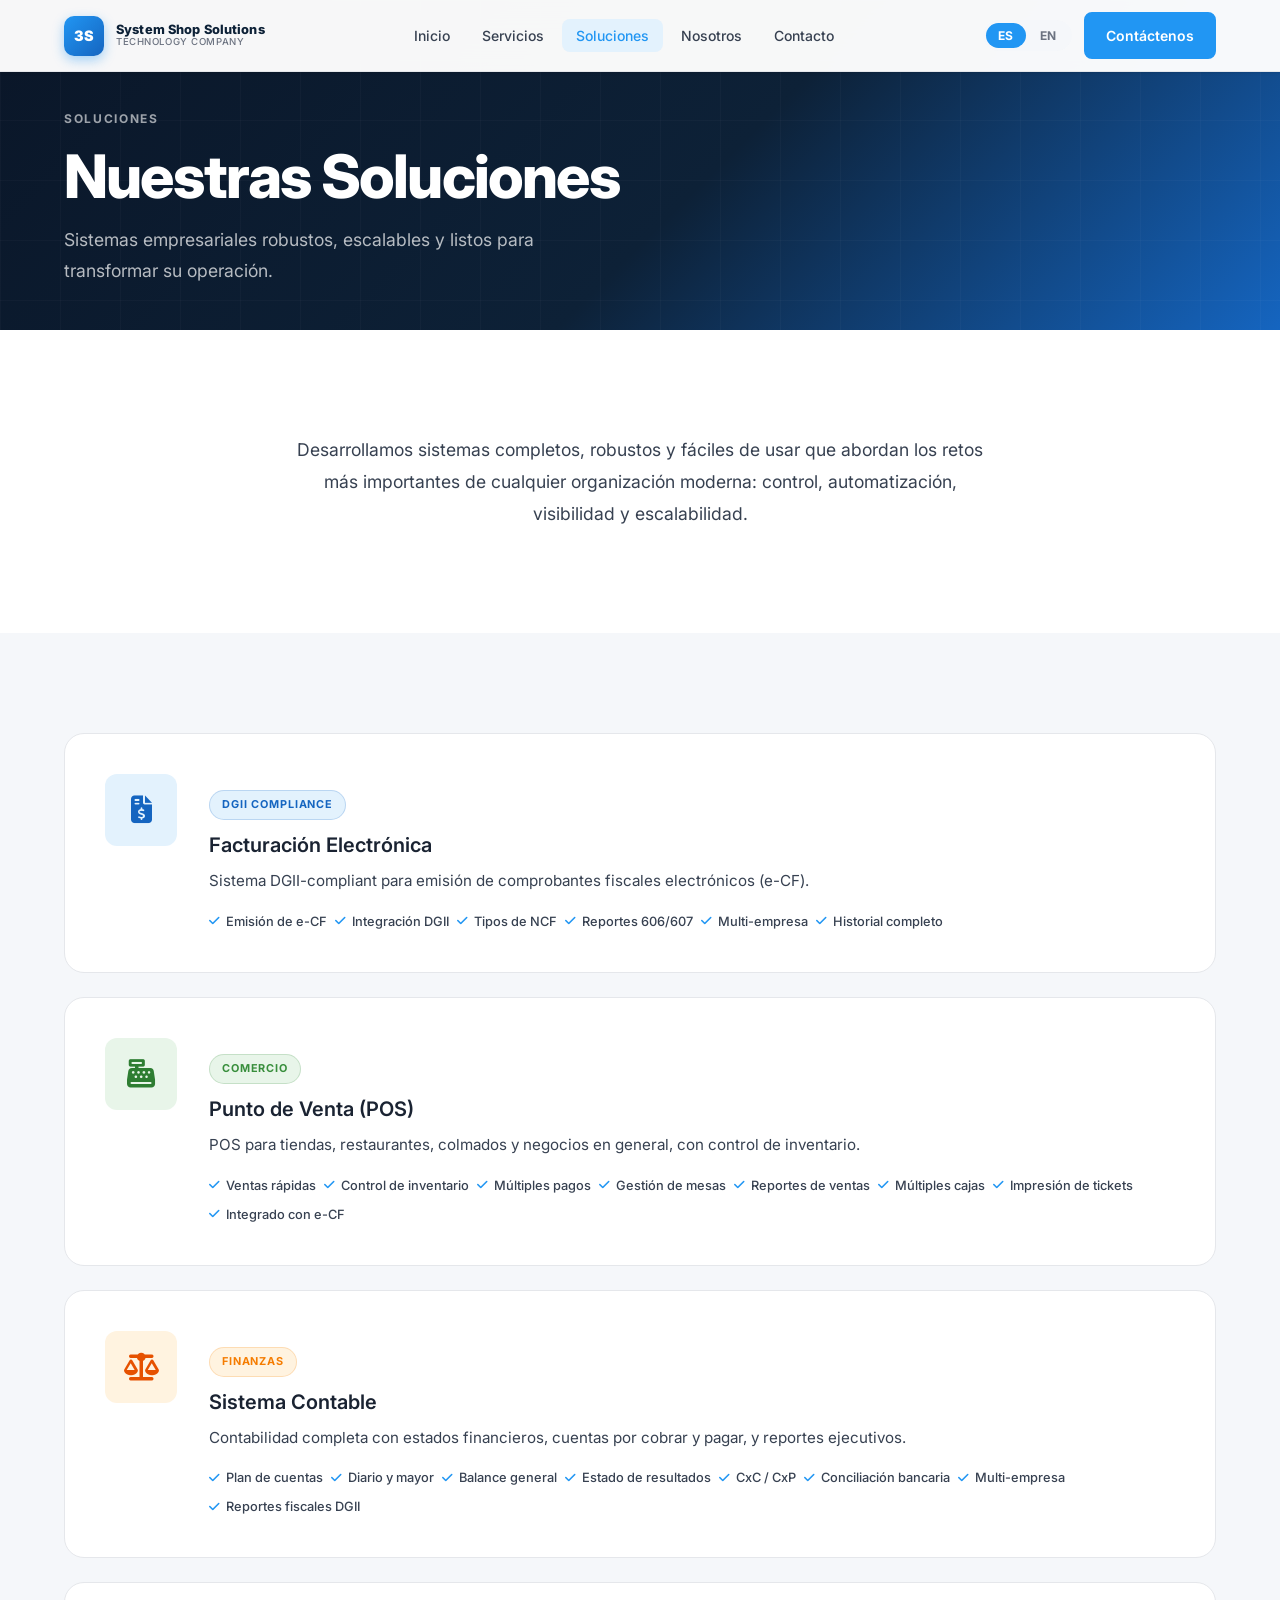
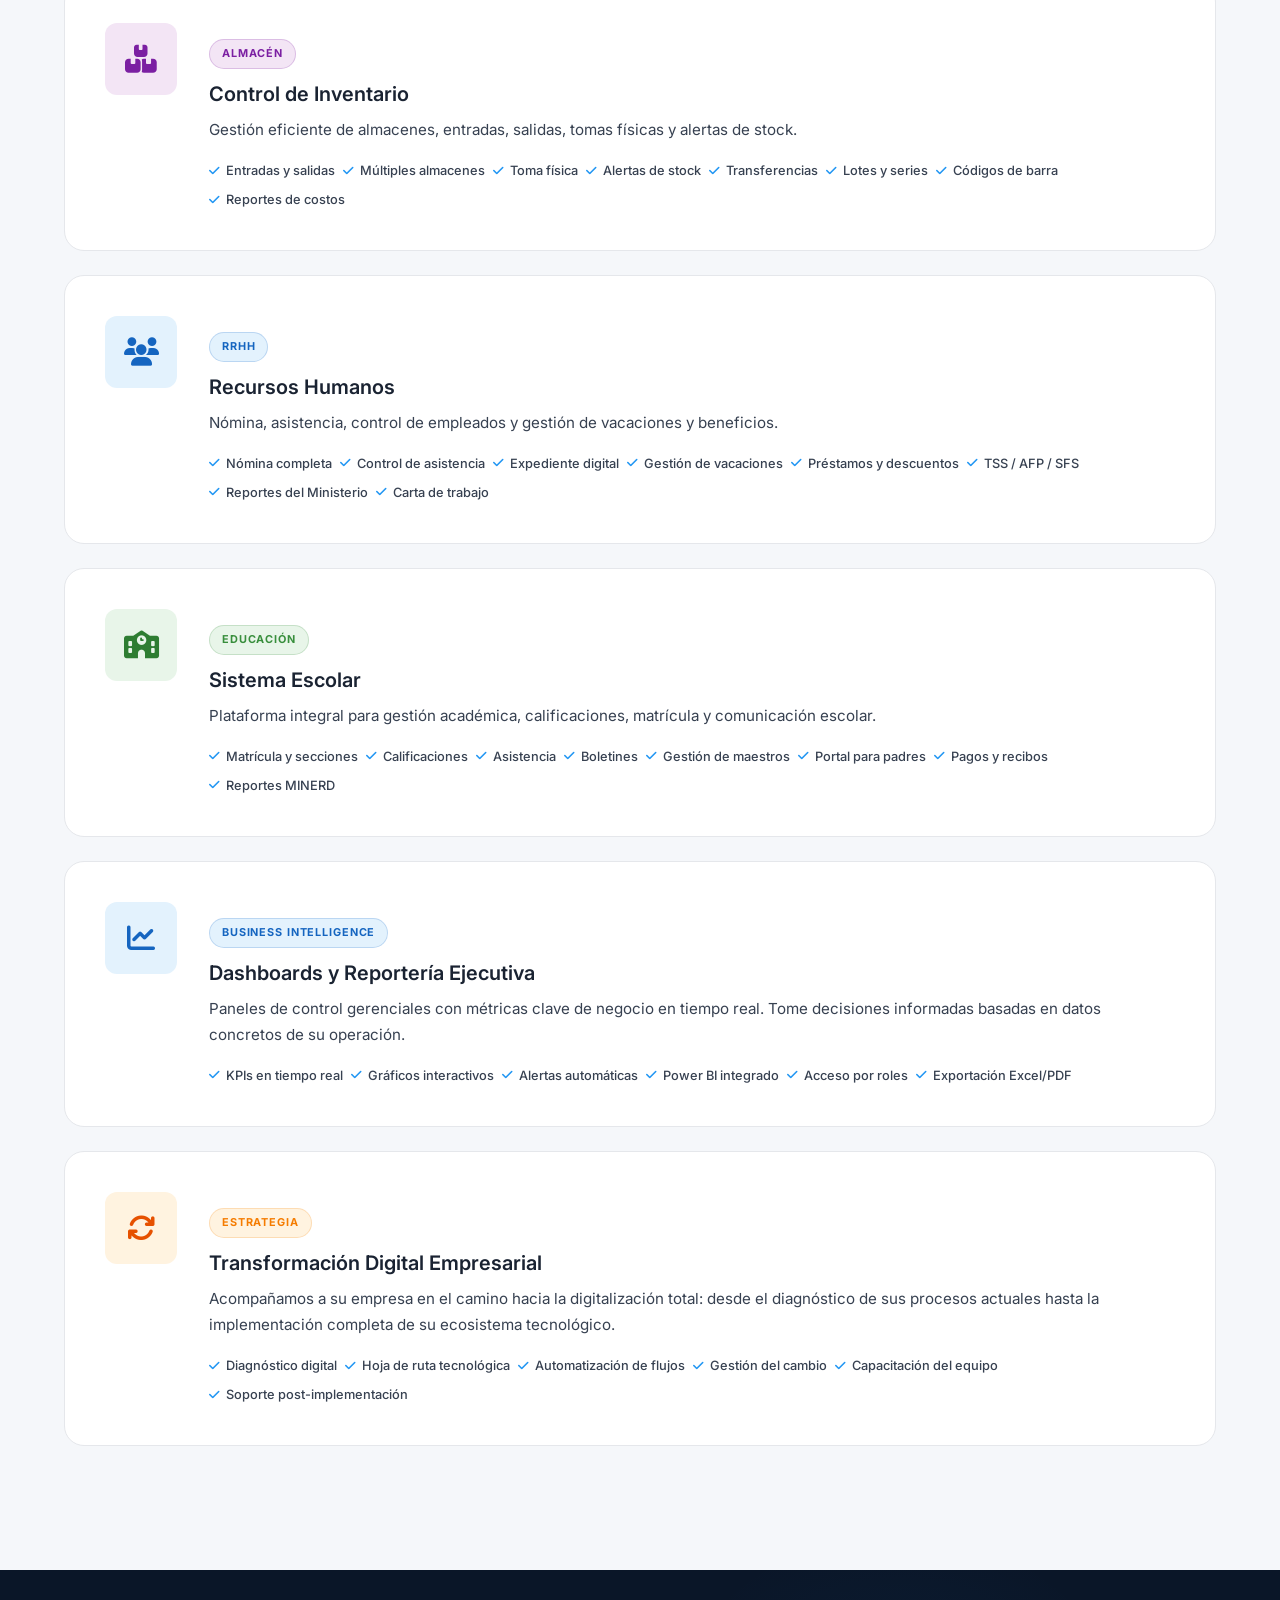
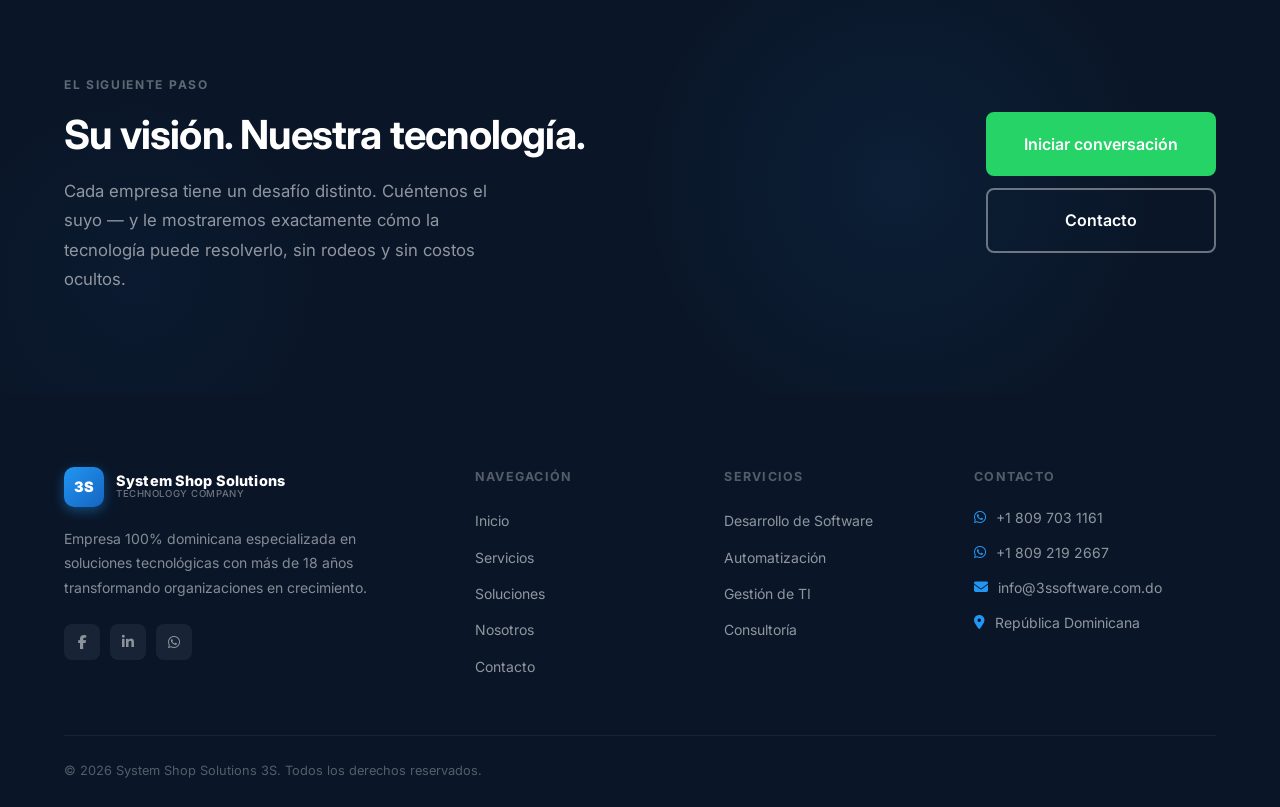
<file: solutions.html>
<!DOCTYPE html>
<html lang="es">
<head>
  <meta charset="UTF-8" />
  <meta name="viewport" content="width=device-width, initial-scale=1.0" />
  <meta name="description" content="System Shop Solutions 3S — Sistemas empresariales listos para crecer: facturación electrónica, POS, contabilidad, inventario, RRHH, sistema escolar y más." />
  <title>Soluciones | System Shop Solutions 3S</title>
  <link rel="stylesheet" href="css/style.css?v=20260325-8" />
  <link rel="stylesheet" href="https://cdnjs.cloudflare.com/ajax/libs/font-awesome/6.5.1/css/all.min.css" />
  <style>
    .solution-card-full {
      background: var(--c-white);
      border: 1px solid var(--c-border);
      border-radius: var(--r-l);
      padding: 40px;
      display: grid;
      grid-template-columns: auto 1fr;
      gap: 32px;
      align-items: start;
      transition: var(--t);
      margin-bottom: 24px;
    }
    .solution-card-full:hover {
      transform: translateY(-4px);
      box-shadow: var(--sh-lg);
      border-color: var(--c-accent);
    }
    .solution-card-full .solution-icon {
      width: 72px; height: 72px;
      font-size: 1.75rem;
      border-radius: var(--r-m);
      flex-shrink: 0;
    }
    .solution-card-full h3 { font-size: 1.25rem; margin-bottom: 10px; }
    .solution-card-full p  { font-size: .95rem; margin-bottom: 16px; }
    .solution-features {
      display: flex;
      flex-wrap: wrap;
      gap: 8px;
    }
    .solution-feature {
      display: flex;
      align-items: center;
      gap: 6px;
      font-size: .8rem;
      font-weight: 500;
      color: var(--c-body);
    }
    .solution-feature i { color: var(--c-accent); font-size: .75rem; }
    @media (max-width: 640px) {
      .solution-card-full { grid-template-columns: 1fr; }
    }
  </style>
</head>
<body>

  <!-- NAVBAR -->
  <nav class="navbar white" role="navigation">
    <div class="container nav-inner">
      <a href="index.html" class="nav-logo">
        <div class="logo-mark">3S</div>
        <div class="logo-text">
          <span class="logo-name">System Shop Solutions</span>
          <span class="logo-tag">Technology Company</span>
        </div>
      </a>
      <ul class="nav-links">
        <li><a href="index.html" data-i18n="nav.home">Inicio</a></li>
        <li><a href="services.html" data-i18n="nav.services">Servicios</a></li>
        <li><a href="solutions.html" data-i18n="nav.solutions">Soluciones</a></li>
        <li><a href="about.html" data-i18n="nav.about">Nosotros</a></li>
        <li><a href="contact.html" data-i18n="nav.contact">Contacto</a></li>
      </ul>
      <div class="nav-right">
        <div class="lang-toggle">
          <button class="lang-btn active" data-lang="es">ES</button>
          <button class="lang-btn" data-lang="en">EN</button>
        </div>
        <a href="contact.html" class="btn btn-primary btn-sm" data-i18n="nav.cta">Contáctenos</a>
        <button class="nav-hamburger" aria-label="Open menu" aria-expanded="false">
          <span></span><span></span><span></span>
        </button>
      </div>
    </div>
  </nav>

  <nav class="nav-mobile" id="mobile-menu" aria-label="Mobile navigation">
    <button class="nav-mobile-close" aria-label="Close menu">
      <i class="fa-solid fa-xmark"></i>
    </button>
    <div class="nav-mobile-logo">
      <div class="logo-mark">3S</div>
      <div>
        <span class="logo-name">System Shop Solutions</span>
        <span class="logo-tag">Technology Company</span>
      </div>
    </div>
    <a href="index.html" data-i18n="nav.home">Inicio</a>
    <a href="services.html" data-i18n="nav.services">Servicios</a>
    <a href="solutions.html" data-i18n="nav.solutions">Soluciones</a>
    <a href="about.html" data-i18n="nav.about">Nosotros</a>
    <a href="contact.html" data-i18n="nav.contact">Contacto</a>
    <div class="nav-mobile-footer">
      <a href="https://wa.me/18097031161" class="btn btn-whatsapp" target="_blank" rel="noopener">
        <i class="fa-brands fa-whatsapp"></i> WhatsApp
      </a>
      <div class="lang-toggle">
        <button class="lang-btn active" data-lang="es">ES</button>
        <button class="lang-btn" data-lang="en">EN</button>
      </div>
      <p class="nav-mobile-note">System Shop Solutions 3S &middot; RD</p>
    </div>
  </nav>

  <!-- PAGE HERO -->
  <section class="page-hero">
    <div class="container page-hero-content">
      <span class="section-label section-label--light" data-i18n="nav.solutions">Soluciones</span>
      <h1 data-i18n="sol.page.title">Nuestras Soluciones</h1>
      <p data-i18n="sol.page.sub">Sistemas empresariales robustos, escalables y listos para transformar su operación.</p>
    </div>
  </section>

  <!-- INTRO -->
  <section class="section--sm" style="background:#fff;">
    <div class="container">
      <div class="text-center" style="max-width:700px;margin:0 auto;padding:40px 0;">
        <p style="font-size:1.1rem;line-height:1.8;" data-i18n="sol.intro">
          Desarrollamos sistemas completos, robustos y fáciles de usar que abordan los retos más importantes de cualquier organización moderna: control, automatización, visibilidad y escalabilidad.
        </p>
      </div>
    </div>
  </section>

  <!-- SOLUTIONS LIST -->
  <section class="section section--bg">
    <div class="container">

      <!-- Facturación Electrónica -->
      <div class="solution-card-full reveal">
        <div class="solution-icon" style="background:#E3F2FD;color:#1565C0;display:flex;align-items:center;justify-content:center;">
          <i class="fa-solid fa-file-invoice-dollar"></i>
        </div>
        <div>
          <span class="solution-tag tag tag-blue" style="margin-bottom:12px;display:inline-block;" data-i18n="trust1">DGII Compliance</span>
          <h3 data-i18n="sol1.title">Facturación Electrónica</h3>
          <p data-i18n="sol1.text">Sistema DGII-compliant para emisión de comprobantes fiscales electrónicos (e-CF).</p>
          <div class="solution-features">
            <span class="solution-feature"><i class="fa-solid fa-check"></i> Emisión de e-CF</span>
            <span class="solution-feature"><i class="fa-solid fa-check"></i> Integración DGII</span>
            <span class="solution-feature"><i class="fa-solid fa-check"></i> Tipos de NCF</span>
            <span class="solution-feature"><i class="fa-solid fa-check"></i> Reportes 606/607</span>
            <span class="solution-feature"><i class="fa-solid fa-check"></i> Multi-empresa</span>
            <span class="solution-feature"><i class="fa-solid fa-check"></i> Historial completo</span>
          </div>
        </div>
      </div>

      <!-- POS -->
      <div class="solution-card-full reveal">
        <div class="solution-icon" style="background:#E8F5E9;color:#2E7D32;display:flex;align-items:center;justify-content:center;">
          <i class="fa-solid fa-cash-register"></i>
        </div>
        <div>
          <span class="solution-tag tag tag-green" style="margin-bottom:12px;display:inline-block;">Comercio</span>
          <h3 data-i18n="sol2.title">Punto de Venta (POS)</h3>
          <p data-i18n="sol2.text">POS para tiendas, restaurantes, colmados y negocios en general, con control de inventario.</p>
          <div class="solution-features">
            <span class="solution-feature"><i class="fa-solid fa-check"></i> Ventas rápidas</span>
            <span class="solution-feature"><i class="fa-solid fa-check"></i> Control de inventario</span>
            <span class="solution-feature"><i class="fa-solid fa-check"></i> Múltiples pagos</span>
            <span class="solution-feature"><i class="fa-solid fa-check"></i> Gestión de mesas</span>
            <span class="solution-feature"><i class="fa-solid fa-check"></i> Reportes de ventas</span>
            <span class="solution-feature"><i class="fa-solid fa-check"></i> Múltiples cajas</span>
            <span class="solution-feature"><i class="fa-solid fa-check"></i> Impresión de tickets</span>
            <span class="solution-feature"><i class="fa-solid fa-check"></i> Integrado con e-CF</span>
          </div>
        </div>
      </div>

      <!-- Contabilidad -->
      <div class="solution-card-full reveal">
        <div class="solution-icon" style="background:#FFF3E0;color:#E65100;display:flex;align-items:center;justify-content:center;">
          <i class="fa-solid fa-scale-balanced"></i>
        </div>
        <div>
          <span class="solution-tag tag tag-orange" style="margin-bottom:12px;display:inline-block;">Finanzas</span>
          <h3 data-i18n="sol3.title">Sistema Contable</h3>
          <p data-i18n="sol3.text">Contabilidad completa con estados financieros, cuentas por cobrar y pagar, y reportes ejecutivos.</p>
          <div class="solution-features">
            <span class="solution-feature"><i class="fa-solid fa-check"></i> Plan de cuentas</span>
            <span class="solution-feature"><i class="fa-solid fa-check"></i> Diario y mayor</span>
            <span class="solution-feature"><i class="fa-solid fa-check"></i> Balance general</span>
            <span class="solution-feature"><i class="fa-solid fa-check"></i> Estado de resultados</span>
            <span class="solution-feature"><i class="fa-solid fa-check"></i> CxC / CxP</span>
            <span class="solution-feature"><i class="fa-solid fa-check"></i> Conciliación bancaria</span>
            <span class="solution-feature"><i class="fa-solid fa-check"></i> Multi-empresa</span>
            <span class="solution-feature"><i class="fa-solid fa-check"></i> Reportes fiscales DGII</span>
          </div>
        </div>
      </div>

      <!-- Inventario -->
      <div class="solution-card-full reveal">
        <div class="solution-icon" style="background:#F3E5F5;color:#7B1FA2;display:flex;align-items:center;justify-content:center;">
          <i class="fa-solid fa-boxes-stacked"></i>
        </div>
        <div>
          <span class="solution-tag tag tag-purple" style="margin-bottom:12px;display:inline-block;">Almacén</span>
          <h3 data-i18n="sol4.title">Control de Inventario</h3>
          <p data-i18n="sol4.text">Gestión eficiente de almacenes, entradas, salidas, tomas físicas y alertas de stock.</p>
          <div class="solution-features">
            <span class="solution-feature"><i class="fa-solid fa-check"></i> Entradas y salidas</span>
            <span class="solution-feature"><i class="fa-solid fa-check"></i> Múltiples almacenes</span>
            <span class="solution-feature"><i class="fa-solid fa-check"></i> Toma física</span>
            <span class="solution-feature"><i class="fa-solid fa-check"></i> Alertas de stock</span>
            <span class="solution-feature"><i class="fa-solid fa-check"></i> Transferencias</span>
            <span class="solution-feature"><i class="fa-solid fa-check"></i> Lotes y series</span>
            <span class="solution-feature"><i class="fa-solid fa-check"></i> Códigos de barra</span>
            <span class="solution-feature"><i class="fa-solid fa-check"></i> Reportes de costos</span>
          </div>
        </div>
      </div>

      <!-- RRHH -->
      <div class="solution-card-full reveal">
        <div class="solution-icon" style="background:#E3F2FD;color:#1565C0;display:flex;align-items:center;justify-content:center;">
          <i class="fa-solid fa-users"></i>
        </div>
        <div>
          <span class="solution-tag tag tag-blue" style="margin-bottom:12px;display:inline-block;">RRHH</span>
          <h3 data-i18n="sol5.title">Recursos Humanos</h3>
          <p data-i18n="sol5.text">Nómina, asistencia, control de empleados y gestión de vacaciones y beneficios.</p>
          <div class="solution-features">
            <span class="solution-feature"><i class="fa-solid fa-check"></i> Nómina completa</span>
            <span class="solution-feature"><i class="fa-solid fa-check"></i> Control de asistencia</span>
            <span class="solution-feature"><i class="fa-solid fa-check"></i> Expediente digital</span>
            <span class="solution-feature"><i class="fa-solid fa-check"></i> Gestión de vacaciones</span>
            <span class="solution-feature"><i class="fa-solid fa-check"></i> Préstamos y descuentos</span>
            <span class="solution-feature"><i class="fa-solid fa-check"></i> TSS / AFP / SFS</span>
            <span class="solution-feature"><i class="fa-solid fa-check"></i> Reportes del Ministerio</span>
            <span class="solution-feature"><i class="fa-solid fa-check"></i> Carta de trabajo</span>
          </div>
        </div>
      </div>

      <!-- Sistema Escolar -->
      <div class="solution-card-full reveal">
        <div class="solution-icon" style="background:#E8F5E9;color:#2E7D32;display:flex;align-items:center;justify-content:center;">
          <i class="fa-solid fa-school"></i>
        </div>
        <div>
          <span class="solution-tag tag tag-green" style="margin-bottom:12px;display:inline-block;">Educación</span>
          <h3 data-i18n="sol6.title">Sistema Escolar</h3>
          <p data-i18n="sol6.text">Plataforma integral para gestión académica, calificaciones, matrícula y comunicación escolar.</p>
          <div class="solution-features">
            <span class="solution-feature"><i class="fa-solid fa-check"></i> Matrícula y secciones</span>
            <span class="solution-feature"><i class="fa-solid fa-check"></i> Calificaciones</span>
            <span class="solution-feature"><i class="fa-solid fa-check"></i> Asistencia</span>
            <span class="solution-feature"><i class="fa-solid fa-check"></i> Boletines</span>
            <span class="solution-feature"><i class="fa-solid fa-check"></i> Gestión de maestros</span>
            <span class="solution-feature"><i class="fa-solid fa-check"></i> Portal para padres</span>
            <span class="solution-feature"><i class="fa-solid fa-check"></i> Pagos y recibos</span>
            <span class="solution-feature"><i class="fa-solid fa-check"></i> Reportes MINERD</span>
          </div>
        </div>
      </div>

      <!-- Dashboards -->
      <div class="solution-card-full reveal">
        <div class="solution-icon" style="background:#E3F2FD;color:#1565C0;display:flex;align-items:center;justify-content:center;">
          <i class="fa-solid fa-chart-line"></i>
        </div>
        <div>
          <span class="solution-tag tag tag-blue" style="margin-bottom:12px;display:inline-block;">Business Intelligence</span>
          <h3 data-i18n="sol7.title">Dashboards y Reportería Ejecutiva</h3>
          <p data-i18n="sol7.text">Paneles de control gerenciales con métricas clave de negocio en tiempo real. Tome decisiones informadas basadas en datos concretos de su operación.</p>
          <div class="solution-features">
            <span class="solution-feature"><i class="fa-solid fa-check"></i> KPIs en tiempo real</span>
            <span class="solution-feature"><i class="fa-solid fa-check"></i> Gráficos interactivos</span>
            <span class="solution-feature"><i class="fa-solid fa-check"></i> Alertas automáticas</span>
            <span class="solution-feature"><i class="fa-solid fa-check"></i> Power BI integrado</span>
            <span class="solution-feature"><i class="fa-solid fa-check"></i> Acceso por roles</span>
            <span class="solution-feature"><i class="fa-solid fa-check"></i> Exportación Excel/PDF</span>
          </div>
        </div>
      </div>

      <!-- Transformación Digital -->
      <div class="solution-card-full reveal">
        <div class="solution-icon" style="background:#FFF3E0;color:#E65100;display:flex;align-items:center;justify-content:center;">
          <i class="fa-solid fa-arrows-rotate"></i>
        </div>
        <div>
          <span class="solution-tag tag tag-orange" style="margin-bottom:12px;display:inline-block;">Estrategia</span>
          <h3 data-i18n="sol8.title">Transformación Digital Empresarial</h3>
          <p data-i18n="sol8.text">Acompañamos a su empresa en el camino hacia la digitalización total: desde el diagnóstico de sus procesos actuales hasta la implementación completa de su ecosistema tecnológico.</p>
          <div class="solution-features">
            <span class="solution-feature"><i class="fa-solid fa-check"></i> Diagnóstico digital</span>
            <span class="solution-feature"><i class="fa-solid fa-check"></i> Hoja de ruta tecnológica</span>
            <span class="solution-feature"><i class="fa-solid fa-check"></i> Automatización de flujos</span>
            <span class="solution-feature"><i class="fa-solid fa-check"></i> Gestión del cambio</span>
            <span class="solution-feature"><i class="fa-solid fa-check"></i> Capacitación del equipo</span>
            <span class="solution-feature"><i class="fa-solid fa-check"></i> Soporte post-implementación</span>
          </div>
        </div>
      </div>

    </div>
  </section>

  <!-- CTA -->
  <section class="section--cta-premium">
    <div class="container">
      <div class="cta-premium-inner">
        <div class="cta-premium-text reveal-left">
          <span class="section-label" data-i18n="cta.label">El siguiente paso</span>
          <h2 data-i18n="cta.title">Su visión. Nuestra tecnología.</h2>
          <p data-i18n="cta.text">Cuéntenos sobre su empresa y sus objetivos. Diseñamos la solución tecnológica exacta que necesita para crecer, automatizar y competir.</p>
        </div>
        <div class="cta-premium-actions reveal-right">
          <a href="https://wa.me/18097031161?text=Hola,%20me%20gustar%C3%ADa%20conocer%20sus%20soluciones."
             class="btn btn-whatsapp btn-lg" target="_blank" rel="noopener" data-i18n="cta.btn1">
            <i class="fa-brands fa-whatsapp"></i> Iniciar conversación
          </a>
          <a href="contact.html" class="btn btn-outline btn-lg" data-i18n="nav.contact">Contacto</a>
        </div>
      </div>
    </div>
  </section>

  <!-- FOOTER -->
  <footer class="footer" role="contentinfo">
    <div class="container">
      <div class="footer-grid">
        <div class="footer-brand">
          <div class="nav-logo" style="margin-bottom:0;">
            <div class="logo-mark">3S</div>
            <div class="logo-text">
              <span class="logo-name">System Shop Solutions</span>
              <span class="logo-tag">Technology Company</span>
            </div>
          </div>
          <p class="footer-desc" data-i18n="footer.desc">Empresa dominicana especializada en soluciones tecnológicas empresariales con más de 18 años de experiencia.</p>
          <div class="footer-socials">
            <a href="https://www.facebook.com/p/System-Shop-Solutions-3S-100071545629619/" class="footer-social footer-social--facebook" target="_blank" rel="noopener" aria-label="Facebook"><i class="fa-brands fa-facebook-f"></i></a>
            <a href="http://linkedin.com/company/system-shop-solutions-3s" class="footer-social footer-social--linkedin" target="_blank" rel="noopener" aria-label="LinkedIn"><i class="fa-brands fa-linkedin-in"></i></a>
            <a href="https://wa.me/18097031161" class="footer-social" target="_blank" rel="noopener" aria-label="WhatsApp"><i class="fa-brands fa-whatsapp"></i></a>
          </div>
        </div>
        <div class="footer-col">
          <h4 data-i18n="footer.nav">Navegación</h4>
          <ul class="footer-links">
            <li><a href="index.html" data-i18n="nav.home">Inicio</a></li>
            <li><a href="services.html" data-i18n="nav.services">Servicios</a></li>
            <li><a href="solutions.html" data-i18n="nav.solutions">Soluciones</a></li>
            <li><a href="about.html" data-i18n="nav.about">Nosotros</a></li>
            <li><a href="contact.html" data-i18n="nav.contact">Contacto</a></li>
          </ul>
        </div>
        <div class="footer-col">
          <h4 data-i18n="footer.services">Servicios</h4>
          <ul class="footer-links">
            <li><a href="services.html" data-i18n="footer.srv1">Desarrollo de Software</a></li>
            <li><a href="services.html" data-i18n="footer.srv2">Automatización</a></li>
            <li><a href="services.html" data-i18n="footer.srv3">Gestión de TI</a></li>
            <li><a href="services.html" data-i18n="footer.srv4">Consultoría</a></li>
          </ul>
        </div>
        <div class="footer-col">
          <h4 data-i18n="footer.contact">Contacto</h4>
          <div class="footer-contact-items">
            <div class="footer-contact-item"><i class="fa-brands fa-whatsapp"></i><span>+1 809 703 1161</span></div>
            <div class="footer-contact-item"><i class="fa-brands fa-whatsapp"></i><span>+1 809 219 2667</span></div>
            <div class="footer-contact-item"><i class="fa-solid fa-envelope"></i><span>info@3ssoftware.com.do</span></div>
            <div class="footer-contact-item"><i class="fa-solid fa-location-dot"></i><span>República Dominicana</span></div>
          </div>
        </div>
      </div>
      <div class="footer-bottom">
        <p class="footer-copy" data-i18n="footer.copy">© 2025 System Shop Solutions 3S. Todos los derechos reservados.</p>
      </div>
    </div>
  </footer>

  <script src="js/i18n.js?v=20260325-4"></script>
  <script src="js/main.js?v=20260325-4"></script>
</body>
</html>
</file>
<file: css/style.css>
/* ============================================================
   SYSTEM SHOP SOLUTIONS 3S — Main Stylesheet
   ============================================================ */

@import url('https://fonts.googleapis.com/css2?family=Inter:wght@300;400;500;600;700;800;900&display=swap');

/* === Design Tokens === */
:root {
  --c-dark:        #0A1628;
  --c-primary:     #0D2137;
  --c-blue:        #1565C0;
  --c-accent:      #2196F3;
  --c-accent-h:    #1976D2;
  --c-accent-lt:   #E3F2FD;
  --c-bg:          #F5F7FA;
  --c-white:       #FFFFFF;
  --c-text:        #1A2332;
  --c-body:        #374151;
  --c-muted:       #6B7280;
  --c-border:      #E5E7EB;
  --c-border-dark: rgba(255,255,255,.1);

  --sh-sm:   0 1px 3px rgba(0,0,0,.08), 0 1px 2px rgba(0,0,0,.04);
  --sh-md:   0 4px 16px rgba(0,0,0,.08);
  --sh-lg:   0 10px 40px rgba(0,0,0,.1);
  --sh-xl:   0 20px 60px rgba(0,0,0,.15);
  --sh-blue: 0 8px 32px rgba(33,150,243,.3);

  --r-s:  8px;
  --r-m:  12px;
  --r-l:  20px;
  --r-xl: 32px;

  --ease: cubic-bezier(0.4, 0, 0.2, 1);
  --t:    0.3s var(--ease);
  --font: 'Inter', system-ui, -apple-system, sans-serif;
  --nav-h: 72px;
}

/* === Reset === */
*, *::before, *::after { box-sizing: border-box; margin: 0; padding: 0; }
html { scroll-behavior: smooth; font-size: 16px; }
body {
  font-family: var(--font);
  color: var(--c-text);
  background: var(--c-white);
  line-height: 1.65;
  -webkit-font-smoothing: antialiased;
  overflow-x: hidden;
}
img { max-width: 100%; display: block; }
a { text-decoration: none; color: inherit; }
ul { list-style: none; }
button { cursor: pointer; border: none; background: none; font-family: var(--font); }

/* === Typography Scale === */
h1 { font-size: clamp(2.2rem, 5vw, 3.75rem); font-weight: 800; line-height: 1.1; letter-spacing: -.03em; }
h2 { font-size: clamp(1.6rem, 3.5vw, 2.5rem); font-weight: 700; line-height: 1.2; letter-spacing: -.02em; }
h3 { font-size: clamp(1.15rem, 2vw, 1.4rem); font-weight: 600; line-height: 1.3; }
h4 { font-size: 1rem; font-weight: 600; }
p  { color: var(--c-body); line-height: 1.75; }

/* === Utilities === */
.container {
  width: 100%;
  max-width: 1200px;
  margin: 0 auto;
  padding: 0 24px;
}
.container--wide  { max-width: 1400px; }
.container--narrow{ max-width: 800px; }

.section {
  padding: 100px 0;
}
.section--sm { padding: 64px 0; }
.section--dark {
  background: var(--c-dark);
  color: var(--c-white);
}
.section--bg {
  background: var(--c-bg);
}
.section--blue {
  background: var(--c-blue);
  color: var(--c-white);
}

.section-label {
  display: inline-block;
  font-size: .75rem;
  font-weight: 700;
  letter-spacing: .14em;
  text-transform: uppercase;
  color: var(--c-accent);
  margin-bottom: 12px;
}
.section-label--light { color: rgba(255,255,255,.6); }

.section-title {
  margin-bottom: 16px;
}
.section-subtitle {
  font-size: 1.05rem;
  color: var(--c-muted);
  max-width: 600px;
  margin-bottom: 56px;
}
.section-subtitle--light { color: rgba(255,255,255,.7); }

.text-center { text-align: center; }
.text-center .section-subtitle { margin-left: auto; margin-right: auto; }

/* === Buttons === */
.btn {
  display: inline-flex;
  align-items: center;
  gap: 8px;
  padding: 14px 28px;
  border-radius: var(--r-s);
  font-size: .9375rem;
  font-weight: 600;
  transition: var(--t);
  cursor: pointer;
  border: 2px solid transparent;
  white-space: nowrap;
}
.btn-primary {
  background: var(--c-accent);
  color: var(--c-white);
  border-color: var(--c-accent);
}
.btn-primary:hover {
  background: var(--c-accent-h);
  border-color: var(--c-accent-h);
  transform: translateY(-2px);
  box-shadow: var(--sh-blue);
}
.btn-outline {
  background: transparent;
  color: var(--c-white);
  border-color: rgba(255,255,255,.4);
}
.btn-outline:hover {
  background: rgba(255,255,255,.1);
  border-color: rgba(255,255,255,.8);
  transform: translateY(-2px);
}
.btn-outline-dark {
  background: transparent;
  color: var(--c-accent);
  border-color: var(--c-accent);
}
.btn-outline-dark:hover {
  background: var(--c-accent);
  color: var(--c-white);
  transform: translateY(-2px);
}
.btn-whatsapp {
  background: #25D366;
  color: var(--c-white);
  border-color: #25D366;
}
.btn-whatsapp:hover {
  background: #1ebe5a;
  border-color: #1ebe5a;
  transform: translateY(-2px);
  box-shadow: 0 8px 24px rgba(37,211,102,.4);
}
.btn-lg {
  padding: 17px 36px;
  font-size: 1rem;
}
.btn-sm {
  padding: 10px 20px;
  font-size: .875rem;
}

/* ============================================================
   NAVBAR
   ============================================================ */
.navbar {
  position: fixed;
  top: 0; left: 0; right: 0;
  z-index: 1000;
  height: var(--nav-h);
  display: flex;
  align-items: center;
  transition: background var(--t), box-shadow var(--t), border-color var(--t);
  border-bottom: 1px solid transparent;
}
.navbar.transparent {
  background: transparent;
}
.navbar.scrolled {
  background: rgba(10,22,40,.95);
  backdrop-filter: blur(16px);
  -webkit-backdrop-filter: blur(16px);
  border-bottom-color: rgba(255,255,255,.06);
  box-shadow: 0 4px 24px rgba(0,0,0,.3);
}
.navbar.white {
  background: rgba(255,255,255,.97);
  backdrop-filter: blur(16px);
  border-bottom-color: var(--c-border);
  box-shadow: var(--sh-sm);
}
.navbar.white.scrolled {
  background: rgba(255,255,255,.98);
  box-shadow: var(--sh-md);
}

.nav-inner {
  display: flex;
  align-items: center;
  justify-content: space-between;
  width: 100%;
}

/* Logo */
.nav-logo {
  display: flex;
  align-items: center;
  gap: 12px;
  flex-shrink: 0;
}
.logo-mark {
  width: 40px; height: 40px;
  background: linear-gradient(135deg, var(--c-accent) 0%, var(--c-blue) 100%);
  border-radius: 10px;
  display: flex;
  align-items: center;
  justify-content: center;
  font-size: .9rem;
  font-weight: 900;
  color: white;
  letter-spacing: -.03em;
  flex-shrink: 0;
  box-shadow: 0 4px 12px rgba(33,150,243,.4);
}
.logo-text {
  display: flex;
  flex-direction: column;
  line-height: 1.1;
}
.logo-name {
  font-size: .8rem;
  font-weight: 800;
  letter-spacing: .01em;
  color: var(--c-white);
}
.logo-tag  {
  font-size: .6rem;
  font-weight: 500;
  color: rgba(255,255,255,.55);
  letter-spacing: .06em;
  text-transform: uppercase;
}
.navbar.white .logo-name { color: var(--c-primary); }
.navbar.white .logo-tag  { color: var(--c-muted); }

/* Nav links */
.nav-links {
  display: flex;
  align-items: center;
  gap: 4px;
}
.nav-links a {
  padding: 8px 14px;
  border-radius: var(--r-s);
  font-size: .875rem;
  font-weight: 500;
  color: rgba(255,255,255,.8);
  transition: var(--t);
}
.nav-links a:hover,
.nav-links a.active {
  color: var(--c-white);
  background: rgba(255,255,255,.1);
}
.navbar.white .nav-links a { color: var(--c-body); }
.navbar.white .nav-links a:hover,
.navbar.white .nav-links a.active {
  color: var(--c-accent);
  background: var(--c-accent-lt);
}

/* Nav right */
.nav-right {
  display: flex;
  align-items: center;
  gap: 12px;
}

/* Language toggle */
.lang-toggle {
  display: flex;
  align-items: center;
  background: rgba(255,255,255,.1);
  border-radius: 30px;
  padding: 3px;
  gap: 2px;
}
.navbar.white .lang-toggle {
  background: var(--c-bg);
}
.lang-btn {
  padding: 5px 12px;
  border-radius: 24px;
  font-size: .75rem;
  font-weight: 700;
  letter-spacing: .05em;
  color: rgba(255,255,255,.5);
  transition: var(--t);
}
.lang-btn.active {
  background: var(--c-accent);
  color: var(--c-white);
}
.navbar.white .lang-btn { color: var(--c-muted); }
.navbar.white .lang-btn.active { background: var(--c-accent); color: white; }

/* Hamburger */
.nav-hamburger {
  display: none;
  flex-direction: column;
  gap: 5px;
  padding: 6px;
  cursor: pointer;
}
.nav-hamburger span {
  display: block;
  width: 22px; height: 2px;
  background: var(--c-white);
  border-radius: 2px;
  transition: var(--t);
}
.navbar.white .nav-hamburger span { background: var(--c-text); }

/* Mobile menu */
.nav-mobile {
  display: none;
  position: fixed;
  inset: 0;
  background: var(--c-dark);
  z-index: 1001; /* above navbar (1000) so it fully covers it */
  flex-direction: column;
  padding: 88px 32px 40px;
  gap: 8px;
  overflow-y: auto;
}
.nav-mobile.open {
  display: flex;
  animation: menuSlideIn .22s ease forwards;
}
@keyframes menuSlideIn {
  from { opacity: 0; transform: translateY(-6px); }
  to   { opacity: 1; transform: translateY(0); }
}
.nav-mobile a {
  font-size: 1.4rem;
  font-weight: 700;
  color: rgba(255,255,255,.85);
  padding: 12px 0;
  border-bottom: 1px solid rgba(255,255,255,.06);
  transition: var(--t);
}
.nav-mobile a:hover, .nav-mobile a.active { color: var(--c-accent); }
.nav-mobile-footer {
  margin-top: auto;
  padding-top: 20px;
  border-top: 1px solid rgba(255,255,255,.08);
  display: flex;
  flex-direction: column;
  gap: 10px;
}

/* ============================================================
   HERO
   ============================================================ */
.hero {
  position: relative;
  min-height: 100vh;
  display: flex;
  align-items: center;
  background: linear-gradient(135deg, #0A1628 0%, #0D2137 40%, #1565C0 100%);
  overflow: hidden;
  padding-top: var(--nav-h);
}

/* Geometric background pattern */
.hero::before {
  content: '';
  position: absolute;
  inset: 0;
  background-image:
    radial-gradient(circle at 70% 50%, rgba(33,150,243,.12) 0%, transparent 60%),
    radial-gradient(circle at 20% 80%, rgba(21,101,192,.2) 0%, transparent 50%);
}

/* Grid lines overlay */
.hero-grid {
  position: absolute;
  inset: 0;
  background-image:
    linear-gradient(rgba(255,255,255,.03) 1px, transparent 1px),
    linear-gradient(90deg, rgba(255,255,255,.03) 1px, transparent 1px);
  background-size: 60px 60px;
  mask-image: radial-gradient(ellipse at center, black 40%, transparent 80%);
}

.hero-content {
  display: grid;
  grid-template-columns: 1fr 1fr;
  gap: 60px;
  align-items: center;
  position: relative;
  z-index: 1;
  width: 100%;
  padding: 80px 0;
}

.hero-left {}

.hero-badge {
  display: inline-flex;
  align-items: center;
  gap: 8px;
  background: rgba(33,150,243,.15);
  border: 1px solid rgba(33,150,243,.3);
  border-radius: 30px;
  padding: 8px 16px;
  font-size: .78rem;
  font-weight: 600;
  color: rgba(255,255,255,.85);
  letter-spacing: .05em;
  text-transform: uppercase;
  margin-bottom: 28px;
}
.hero-badge i { color: var(--c-accent); font-size: .7rem; }

.hero-title {
  color: var(--c-white);
  margin-bottom: 28px;
}
.hero-title span {
  background: linear-gradient(90deg, #2196F3 0%, #42A5F5 100%);
  -webkit-background-clip: text;
  -webkit-text-fill-color: transparent;
  background-clip: text;
  font-weight: 900;
}

.hero-subtitle {
  font-size: 1.125rem;
  color: rgba(255,255,255,.7);
  line-height: 1.75;
  margin-bottom: 44px;
  max-width: 480px;
}

.hero-cta {
  display: flex;
  flex-wrap: wrap;
  gap: 14px;
  margin-bottom: 16px;
}

.hero-stats {
  display: flex;
  gap: 40px;
  flex-wrap: wrap;
}
.hero-stat {
  display: flex;
  flex-direction: column;
}
.hero-stat-value {
  font-size: 1.6rem;
  font-weight: 800;
  color: var(--c-white);
  line-height: 1;
}
.hero-stat-label {
  font-size: .75rem;
  color: rgba(255,255,255,.5);
  font-weight: 500;
  margin-top: 4px;
}

/* === Dashboard Widget === */
.hero-right {
  display: flex;
  justify-content: center;
}

.dashboard-widget {
  width: 100%;
  max-width: 480px;
  background: rgba(13,33,55,.85);
  backdrop-filter: blur(20px);
  border: 1px solid rgba(255,255,255,.1);
  border-radius: var(--r-l);
  overflow: hidden;
  box-shadow:
    0 40px 80px rgba(0,0,0,.5),
    inset 0 1px 0 rgba(255,255,255,.1);
  animation: floatWidget 6s ease-in-out infinite;
}

@keyframes floatWidget {
  0%, 100% { transform: translateY(0); }
  50%       { transform: translateY(-12px); }
}

.dw-header {
  display: flex;
  align-items: center;
  justify-content: space-between;
  padding: 16px 20px;
  border-bottom: 1px solid rgba(255,255,255,.06);
}
.dw-dots {
  display: flex;
  gap: 6px;
}
.dw-dots span {
  width: 10px; height: 10px;
  border-radius: 50%;
}
.dw-dots span:nth-child(1) { background: #FF5F57; }
.dw-dots span:nth-child(2) { background: #FEBC2E; }
.dw-dots span:nth-child(3) { background: #28C840; }

.dw-title {
  font-size: .78rem;
  font-weight: 600;
  color: rgba(255,255,255,.6);
  letter-spacing: .06em;
  text-transform: uppercase;
}
.dw-badge {
  font-size: .68rem;
  background: rgba(33,150,243,.2);
  border: 1px solid rgba(33,150,243,.3);
  color: #42A5F5;
  padding: 3px 9px;
  border-radius: 12px;
  font-weight: 600;
}

.dw-metrics {
  display: grid;
  grid-template-columns: repeat(3, 1fr);
  gap: 1px;
  background: rgba(255,255,255,.04);
  margin: 0;
}
.dw-metric {
  padding: 16px 14px;
  background: rgba(13,33,55,.6);
}
.dw-metric-label {
  font-size: .66rem;
  color: rgba(255,255,255,.4);
  font-weight: 500;
  letter-spacing: .06em;
  text-transform: uppercase;
  margin-bottom: 6px;
}
.dw-metric-value {
  font-size: 1.2rem;
  font-weight: 800;
  color: var(--c-white);
  line-height: 1;
  margin-bottom: 4px;
}
.dw-metric-change {
  font-size: .65rem;
  font-weight: 600;
  display: flex;
  align-items: center;
  gap: 3px;
}
.dw-metric-change.up { color: #4CAF50; }
.dw-metric-change.neutral { color: rgba(255,255,255,.4); }

.dw-chart {
  padding: 20px 20px 10px;
}
.dw-chart-title {
  font-size: .7rem;
  font-weight: 600;
  color: rgba(255,255,255,.4);
  letter-spacing: .08em;
  text-transform: uppercase;
  margin-bottom: 12px;
}
.dw-chart svg {
  width: 100%;
  height: 80px;
  overflow: visible;
}

.dw-bars {
  display: flex;
  gap: 6px;
  align-items: flex-end;
  padding: 16px 20px 20px;
  height: 80px;
}
.dw-bar {
  flex: 1;
  border-radius: 4px 4px 0 0;
  background: rgba(33,150,243,.2);
  transition: var(--t);
  position: relative;
}
.dw-bar.active { background: var(--c-accent); }
.dw-bar:hover { background: rgba(33,150,243,.5); }

.dw-footer {
  display: flex;
  align-items: center;
  justify-content: space-between;
  padding: 14px 20px;
  border-top: 1px solid rgba(255,255,255,.05);
}
.dw-status {
  display: flex;
  align-items: center;
  gap: 6px;
  font-size: .7rem;
  color: rgba(255,255,255,.4);
}
.dw-pulse {
  width: 6px; height: 6px;
  border-radius: 50%;
  background: #4CAF50;
  animation: pulse 2s ease-in-out infinite;
}
@keyframes pulse {
  0%, 100% { opacity: 1; transform: scale(1); }
  50%       { opacity: .5; transform: scale(1.3); }
}
.dw-timestamp {
  font-size: .66rem;
  color: rgba(255,255,255,.25);
}

/* ============================================================
   INNER PAGE HERO (shorter)
   ============================================================ */
.page-hero {
  background: linear-gradient(135deg, #0A1628 0%, #0D2137 55%, #1565C0 100%);
  padding: calc(var(--nav-h) + 32px) 0 44px;
  position: relative;
  overflow: hidden;
}
.page-hero::before {
  content: '';
  position: absolute;
  inset: 0;
  background-image:
    linear-gradient(rgba(255,255,255,.025) 1px, transparent 1px),
    linear-gradient(90deg, rgba(255,255,255,.025) 1px, transparent 1px);
  background-size: 60px 60px;
}
.page-hero-content { position: relative; z-index: 1; }
.page-hero h1 { color: var(--c-white); margin-bottom: 16px; }
.page-hero p  { color: rgba(255,255,255,.7); font-size: 1.1rem; max-width: 560px; }

/* ============================================================
   INTRO / FEATURES
   ============================================================ */
.features-grid {
  display: grid;
  grid-template-columns: repeat(3, 1fr);
  gap: 32px;
}
.feature-card {
  padding: 36px 28px;
  border-radius: var(--r-m);
  background: var(--c-white);
  border: 1px solid var(--c-border);
  transition: var(--t);
}
.feature-card:hover {
  transform: translateY(-6px);
  box-shadow: var(--sh-lg);
  border-color: transparent;
}
.feature-icon {
  width: 52px; height: 52px;
  border-radius: var(--r-s);
  background: var(--c-accent-lt);
  color: var(--c-accent);
  display: flex;
  align-items: center;
  justify-content: center;
  font-size: 1.25rem;
  margin-bottom: 20px;
}
.feature-card h3 { margin-bottom: 10px; }
.feature-card p { font-size: .9375rem; }

/* ============================================================
   SERVICE CARDS
   ============================================================ */
.services-grid {
  display: grid;
  grid-template-columns: repeat(3, 1fr);
  gap: 24px;
}
.service-card {
  padding: 32px 28px;
  border-radius: var(--r-m);
  background: var(--c-white);
  border: 1px solid var(--c-border);
  transition: var(--t);
  position: relative;
  overflow: hidden;
}
.service-card::after {
  content: '';
  position: absolute;
  bottom: 0; left: 0; right: 0;
  height: 3px;
  background: linear-gradient(90deg, var(--c-accent), var(--c-blue));
  transform: scaleX(0);
  transition: transform var(--t);
  transform-origin: left;
}
.service-card:hover {
  transform: translateY(-6px);
  box-shadow: var(--sh-lg);
  border-color: transparent;
}
.service-card:hover::after { transform: scaleX(1); }

.service-icon {
  width: 56px; height: 56px;
  border-radius: var(--r-s);
  display: flex;
  align-items: center;
  justify-content: center;
  font-size: 1.4rem;
  margin-bottom: 20px;
  background: var(--c-accent-lt);
  color: var(--c-accent);
}
.service-card h3 { margin-bottom: 10px; font-size: 1.1rem; }
.service-card p  { font-size: .9rem; }
.service-card .card-link {
  display: inline-flex;
  align-items: center;
  gap: 6px;
  font-size: .875rem;
  font-weight: 600;
  color: var(--c-accent);
  margin-top: 20px;
  transition: var(--t);
}
.service-card:hover .card-link { gap: 10px; }

/* Services page groups */
.service-group {
  margin-bottom: 72px;
}
.service-group-header {
  display: flex;
  align-items: center;
  gap: 16px;
  margin-bottom: 36px;
  padding-bottom: 20px;
  border-bottom: 1px solid var(--c-border);
}
.service-group-num {
  width: 40px; height: 40px;
  border-radius: 50%;
  background: var(--c-accent);
  color: white;
  display: flex;
  align-items: center;
  justify-content: center;
  font-size: .875rem;
  font-weight: 700;
  flex-shrink: 0;
}
.service-group h2 {
  font-size: 1.4rem;
  margin: 0;
}

/* ============================================================
   METRICS (KPI CARDS)
   ============================================================ */
.metrics-grid {
  display: grid;
  grid-template-columns: repeat(4, 1fr);
  gap: 24px;
}
.metric-card {
  padding: 36px 28px;
  border-radius: var(--r-m);
  background: rgba(255,255,255,.04);
  border: 1px solid rgba(255,255,255,.08);
  text-align: center;
  transition: var(--t);
  position: relative;
  overflow: hidden;
}
.metric-card::before {
  content: '';
  position: absolute;
  top: 0; left: 0; right: 0;
  height: 2px;
  background: linear-gradient(90deg, var(--c-accent), var(--c-blue));
  opacity: 0;
  transition: var(--t);
}
.metric-card:hover {
  background: rgba(255,255,255,.07);
  transform: translateY(-4px);
}
.metric-card:hover::before { opacity: 1; }

.metric-icon {
  font-size: 1.75rem;
  color: var(--c-accent);
  margin-bottom: 16px;
}
.metric-value {
  font-size: 2.5rem;
  font-weight: 900;
  color: var(--c-white);
  line-height: 1;
  margin-bottom: 8px;
}
.metric-label {
  font-size: .875rem;
  color: rgba(255,255,255,.55);
  font-weight: 500;
  line-height: 1.4;
}

/* ============================================================
   SOLUTIONS
   ============================================================ */
.solutions-grid {
  display: grid;
  grid-template-columns: repeat(3, 1fr);
  gap: 24px;
}
.solution-card {
  padding: 32px 28px;
  border-radius: var(--r-m);
  background: var(--c-white);
  border: 1px solid var(--c-border);
  transition: var(--t);
  cursor: default;
}
.solution-card:hover {
  transform: translateY(-6px);
  box-shadow: var(--sh-lg);
  border-color: var(--c-accent);
}
.solution-icon {
  width: 56px; height: 56px;
  border-radius: var(--r-s);
  display: flex;
  align-items: center;
  justify-content: center;
  font-size: 1.4rem;
  margin-bottom: 20px;
}
.solution-card h3 { margin-bottom: 10px; font-size: 1.05rem; }
.solution-card p  { font-size: .9rem; color: var(--c-muted); }

.solution-tag {
  display: inline-block;
  font-size: .7rem;
  font-weight: 600;
  letter-spacing: .06em;
  text-transform: uppercase;
  padding: 4px 10px;
  border-radius: 20px;
  margin-top: 16px;
}

/* ============================================================
   TEAM
   ============================================================ */
.team-grid {
  display: grid;
  grid-template-columns: repeat(4, 1fr);
  gap: 24px;
}
.team-card {
  text-align: center;
  transition: var(--t);
}
.team-avatar {
  width: 100px; height: 100px;
  border-radius: 50%;
  margin: 0 auto 20px;
  display: flex;
  align-items: center;
  justify-content: center;
  font-size: 2rem;
  font-weight: 800;
  color: white;
  background: linear-gradient(135deg, var(--c-accent) 0%, var(--c-blue) 100%);
  box-shadow: 0 8px 24px rgba(33,150,243,.3);
  transition: var(--t);
}
.team-card:hover .team-avatar {
  transform: scale(1.05);
  box-shadow: 0 12px 32px rgba(33,150,243,.4);
}
.team-card h3 { font-size: 1.05rem; margin-bottom: 4px; }
.team-role {
  font-size: .825rem;
  color: var(--c-accent);
  font-weight: 600;
}
.team-card p {
  font-size: .875rem;
  margin-top: 10px;
}

/* ============================================================
   CTA SECTION
   ============================================================ */
.cta-section {
  text-align: center;
  padding: 100px 0;
}
.cta-section h2 { margin-bottom: 20px; color: var(--c-white); }
.cta-section p  {
  color: rgba(255,255,255,.7);
  font-size: 1.1rem;
  margin-bottom: 40px;
  max-width: 520px;
  margin-left: auto;
  margin-right: auto;
}
.cta-buttons {
  display: flex;
  gap: 14px;
  justify-content: center;
  flex-wrap: wrap;
}

/* ============================================================
   ABOUT PAGE
   ============================================================ */
.about-intro {
  display: grid;
  grid-template-columns: 1fr 1fr;
  gap: 80px;
  align-items: center;
}
.about-visual {
  position: relative;
}
.about-visual-card {
  background: linear-gradient(135deg, var(--c-dark) 0%, var(--c-blue) 100%);
  border-radius: var(--r-l);
  padding: 48px 40px;
  color: white;
  box-shadow: var(--sh-xl);
}
.about-visual-stats {
  display: grid;
  grid-template-columns: 1fr 1fr;
  gap: 24px;
  margin-top: 32px;
}
.about-visual-stat {}
.about-visual-stat .value {
  font-size: 2.2rem;
  font-weight: 900;
  color: white;
}
.about-visual-stat .label {
  font-size: .8rem;
  color: rgba(255,255,255,.55);
}

.about-pillars {
  display: grid;
  grid-template-columns: 1fr 1fr;
  gap: 20px;
  margin-top: 48px;
}
.pillar {
  display: flex;
  gap: 14px;
  align-items: flex-start;
}
.pillar-icon {
  width: 40px; height: 40px;
  border-radius: var(--r-s);
  background: var(--c-accent-lt);
  color: var(--c-accent);
  display: flex;
  align-items: center;
  justify-content: center;
  font-size: 1rem;
  flex-shrink: 0;
}
.pillar-text h4 { margin-bottom: 4px; font-size: .9rem; }
.pillar-text p  { font-size: .85rem; }

/* ============================================================
   CONTACT PAGE
   ============================================================ */
.contact-layout {
  display: grid;
  grid-template-columns: 1fr 1.5fr;
  gap: 64px;
  align-items: start;
}
.contact-info h3 { margin-bottom: 20px; }
.contact-info p  { margin-bottom: 32px; }

.contact-items { display: flex; flex-direction: column; gap: 20px; }
.contact-item  {
  display: flex;
  gap: 14px;
  align-items: flex-start;
}
.contact-item-icon {
  width: 44px; height: 44px;
  border-radius: var(--r-s);
  background: var(--c-accent-lt);
  color: var(--c-accent);
  display: flex;
  align-items: center;
  justify-content: center;
  font-size: 1.1rem;
  flex-shrink: 0;
}
.contact-item-text strong {
  display: block;
  font-size: .8rem;
  font-weight: 700;
  color: var(--c-muted);
  text-transform: uppercase;
  letter-spacing: .06em;
  margin-bottom: 4px;
}
.contact-item-text span, .contact-item-text a {
  font-size: .95rem;
  color: var(--c-text);
  font-weight: 500;
}
.contact-item-text a:hover { color: var(--c-accent); }

.wa-buttons { display: flex; flex-direction: column; gap: 10px; margin-top: 32px; }

/* Contact Form */
.contact-form-card {
  background: var(--c-white);
  border: 1px solid var(--c-border);
  border-radius: var(--r-l);
  padding: 48px 40px;
  box-shadow: var(--sh-md);
}
.form-title { font-size: 1.3rem; font-weight: 700; margin-bottom: 8px; }
.form-subtitle { font-size: .9rem; color: var(--c-muted); margin-bottom: 32px; }
.field-error { display: none; font-size: .78rem; color: #e53935; margin-top: 5px; }

.form-row {
  display: grid;
  grid-template-columns: 1fr 1fr;
  gap: 16px;
}
.form-group {
  margin-bottom: 20px;
}
.form-group label {
  display: block;
  font-size: .825rem;
  font-weight: 600;
  color: var(--c-text);
  margin-bottom: 6px;
}
.form-group input,
.form-group select,
.form-group textarea {
  width: 100%;
  padding: 12px 16px;
  border: 1.5px solid var(--c-border);
  border-radius: var(--r-s);
  font-family: var(--font);
  font-size: .9375rem;
  color: var(--c-text);
  background: var(--c-white);
  transition: var(--t);
  outline: none;
  appearance: none;
}
.form-group input:focus,
.form-group select:focus,
.form-group textarea:focus {
  border-color: var(--c-accent);
  box-shadow: 0 0 0 3px rgba(33,150,243,.15);
}
.form-group textarea { resize: vertical; min-height: 120px; }
.form-group select {
  background-image: url("data:image/svg+xml,%3Csvg xmlns='http://www.w3.org/2000/svg' width='12' height='8' viewBox='0 0 12 8'%3E%3Cpath d='M1 1l5 5 5-5' stroke='%236B7280' stroke-width='1.5' fill='none' stroke-linecap='round'/%3E%3C/svg%3E");
  background-repeat: no-repeat;
  background-position: right 14px center;
  padding-right: 40px;
}

.form-success,
.form-error {
  text-align: center;
  padding: 28px 16px 24px;
}

/* Icon wrapper */
.form-state-icon {
  width: 48px;
  height: 48px;
  border-radius: 50%;
  display: flex;
  align-items: center;
  justify-content: center;
  margin: 0 auto 12px;
  font-size: 1.2rem;
}
.form-state-icon--success { background: #E8F5E9; color: #2E7D32; }
.form-state-icon--error   { background: #FFEBEE; color: #C62828; }

.form-success h3,
.form-error h3 { margin-bottom: 6px; font-size: 1.1rem; }

.form-success p,
.form-error p  { color: var(--c-muted); font-size: .875rem; margin-bottom: 0; }

/* "What happens next" steps list */
.form-next-steps {
  list-style: none;
  padding: 0;
  margin: 16px 0;
  text-align: left;
  border: 1px solid var(--c-border);
  border-radius: 10px;
  overflow: hidden;
}
.form-next-steps li {
  display: flex;
  align-items: center;
  gap: 12px;
  padding: 10px 14px;
  font-size: .875rem;
  color: var(--c-text);
}
.form-next-steps li + li { border-top: 1px solid var(--c-border); }

.step-icon {
  width: 28px;
  height: 28px;
  border-radius: 7px;
  background: var(--c-accent-lt);
  color: var(--c-accent);
  display: flex;
  align-items: center;
  justify-content: center;
  font-size: .78rem;
  flex-shrink: 0;
}

/* CTA action row — primary WA dominant, secondary visually smaller */
.form-state-actions {
  display: flex;
  flex-direction: column;
  gap: 8px;
  margin-top: 16px;
}
.form-state-actions .btn { justify-content: center; }
.form-state-actions .btn + .btn { font-size: .875rem; }

/* Urgent note */
.form-state-note {
  font-size: .75rem;
  color: var(--c-muted);
  margin-top: 12px;
  margin-bottom: 0;
}

/* ============================================================
   FOOTER
   ============================================================ */
.footer {
  background: var(--c-dark);
  color: rgba(255,255,255,.7);
  padding: 72px 0 0;
}
.footer-grid {
  display: grid;
  grid-template-columns: 1.8fr 1fr 1fr 1.2fr;
  gap: 48px;
  margin-bottom: 56px;
}
.footer-brand .logo-name { color: white; font-size: .9rem; }
.footer-brand .logo-tag { color: rgba(255,255,255,.4); }
.footer-desc {
  font-size: .875rem;
  line-height: 1.75;
  margin-top: 20px;
  margin-bottom: 24px;
  color: rgba(255,255,255,.5);
}
.footer-socials { display: flex; gap: 10px; }
.footer-social {
  width: 36px; height: 36px;
  border-radius: var(--r-s);
  background: rgba(255,255,255,.06);
  display: flex;
  align-items: center;
  justify-content: center;
  color: rgba(255,255,255,.5);
  font-size: .875rem;
  transition: var(--t);
}
.footer-social:hover {
  background: var(--c-accent);
  color: white;
}

.footer-col h4 {
  font-size: .78rem;
  font-weight: 700;
  letter-spacing: .1em;
  text-transform: uppercase;
  color: rgba(255,255,255,.3);
  margin-bottom: 20px;
}
.footer-links { display: flex; flex-direction: column; gap: 10px; }
.footer-links a {
  font-size: .875rem;
  color: rgba(255,255,255,.55);
  transition: var(--t);
}
.footer-links a:hover { color: var(--c-white); }

.footer-contact-items { display: flex; flex-direction: column; gap: 14px; }
.footer-contact-item {
  display: flex;
  gap: 10px;
  align-items: flex-start;
}
.footer-contact-item i {
  font-size: .875rem;
  color: var(--c-accent);
  margin-top: 3px;
  flex-shrink: 0;
}
.footer-contact-item span {
  font-size: .875rem;
  color: rgba(255,255,255,.55);
  line-height: 1.5;
}

.footer-bottom {
  border-top: 1px solid rgba(255,255,255,.06);
  padding: 24px 0;
  display: flex;
  align-items: center;
  justify-content: space-between;
  flex-wrap: wrap;
  gap: 12px;
}
.footer-copy {
  font-size: .8rem;
  color: rgba(255,255,255,.3);
}
.footer-legal {
  display: flex;
  gap: 20px;
}
.footer-legal a {
  font-size: .8rem;
  color: rgba(255,255,255,.3);
  transition: var(--t);
}
.footer-legal a:hover { color: rgba(255,255,255,.7); }

/* ============================================================
   SCROLL REVEAL ANIMATION
   ============================================================ */
.reveal {
  opacity: 0;
  transform: translateY(32px);
  transition: opacity .7s var(--ease), transform .7s var(--ease);
}
.reveal.visible {
  opacity: 1;
  transform: translateY(0);
}
.reveal-delay-1 { transition-delay: .1s; }
.reveal-delay-2 { transition-delay: .2s; }
.reveal-delay-3 { transition-delay: .3s; }
.reveal-delay-4 { transition-delay: .4s; }
.reveal-left {
  opacity: 0;
  transform: translateX(-40px);
  transition: opacity .7s var(--ease), transform .7s var(--ease);
}
.reveal-right {
  opacity: 0;
  transform: translateX(40px);
  transition: opacity .7s var(--ease), transform .7s var(--ease);
}
.reveal-left.visible,
.reveal-right.visible {
  opacity: 1;
  transform: translateX(0);
}

/* ============================================================
   MISC COMPONENTS
   ============================================================ */
.divider {
  height: 1px;
  background: var(--c-border);
}

.tag {
  display: inline-flex;
  align-items: center;
  gap: 6px;
  font-size: .75rem;
  font-weight: 600;
  letter-spacing: .04em;
  padding: 5px 12px;
  border-radius: 20px;
}
.tag-blue { background: var(--c-accent-lt); color: var(--c-blue); }
.tag-green { background: #E8F5E9; color: #388E3C; }
.tag-orange { background: #FFF3E0; color: #F57C00; }
.tag-purple { background: #F3E5F5; color: #7B1FA2; }

.trust-bar {
  display: flex;
  align-items: center;
  gap: 48px;
  flex-wrap: wrap;
  justify-content: center;
  padding: 40px 0;
  border-top: 1px solid var(--c-border);
  border-bottom: 1px solid var(--c-border);
}
.trust-item {
  display: flex;
  align-items: center;
  gap: 10px;
  font-size: .9rem;
  font-weight: 600;
  color: var(--c-muted);
}
.trust-item i { color: var(--c-accent); font-size: 1.1rem; }

/* ============================================================
   RESPONSIVE
   ============================================================ */
@media (max-width: 1024px) {
  .services-grid  { grid-template-columns: repeat(2, 1fr); }
  .solutions-grid { grid-template-columns: repeat(2, 1fr); }
  .metrics-grid   { grid-template-columns: repeat(2, 1fr); }
  .team-grid      { grid-template-columns: repeat(2, 1fr); }
  .features-grid  { grid-template-columns: repeat(2, 1fr); }
  .footer-grid    { grid-template-columns: 1fr 1fr; }
  .about-intro    { grid-template-columns: 1fr; }
  .hero-content   { grid-template-columns: 1fr; }
  .hero-right     { display: none; }
}

@media (max-width: 768px) {
  .nav-links, .nav-right .btn { display: none; }
  .nav-hamburger { display: flex; }
  .services-grid  { grid-template-columns: 1fr; }
  .solutions-grid { grid-template-columns: 1fr; }
  .metrics-grid   { grid-template-columns: 1fr 1fr; }
  .features-grid  { grid-template-columns: 1fr; }
  .team-grid      { grid-template-columns: repeat(2, 1fr); }
  .footer-grid    { grid-template-columns: 1fr; gap: 32px; }
  .contact-layout { grid-template-columns: 1fr; }
  .form-row       { grid-template-columns: 1fr; }
  .hero-stats     { gap: 20px; }
  .contact-form-card { padding: 32px 24px; }
  .cta-buttons    { flex-direction: column; align-items: center; }
  .about-pillars  { grid-template-columns: 1fr; }
  .footer-bottom  { flex-direction: column; text-align: center; }
}

@media (max-width: 480px) {
  .metrics-grid { grid-template-columns: 1fr; }
  .team-grid    { grid-template-columns: 1fr; }
}

/* ============================================================
   HERO — REFINED (v2)
   ============================================================ */
.hero-eyebrow {
  font-size: .72rem;
  font-weight: 600;
  letter-spacing: .18em;
  text-transform: uppercase;
  color: rgba(255,255,255,.4);
  margin-bottom: 28px;
}
.hero-eyebrow em {
  font-style: normal;
  color: var(--c-accent);
}

.hero-stats-divider {
  height: 1px;
  background: rgba(255,255,255,.08);
  margin: 40px 0 32px;
}

/* Stat row separators */
.hero-stat { position: relative; }
.hero-stat + .hero-stat::before {
  content: '';
  position: absolute;
  left: -20px; top: 4px; bottom: 4px;
  width: 1px;
  background: rgba(255,255,255,.1);
}

/* Slim dashboard — remove bars, keep chart */
.dw-chart { padding: 16px 20px 20px; }

/* ============================================================
   INTRO SECTION — REFINED (v2)
   ============================================================ */
.intro-split {
  display: grid;
  grid-template-columns: 1fr 1.1fr;
  gap: 80px;
  align-items: start;
}

.intro-feature-rows {
  display: flex;
  flex-direction: column;
  gap: 16px;
}

.intro-feature-row {
  display: flex;
  gap: 18px;
  align-items: flex-start;
  padding: 22px 24px;
  border-radius: var(--r-m);
  background: var(--c-white);
  border: 1px solid var(--c-border);
  transition: var(--t);
}
.intro-feature-row:hover {
  border-color: transparent;
  box-shadow: var(--sh-md);
  transform: translateX(4px);
}
.intro-feature-row .feature-icon {
  width: 44px; height: 44px;
  font-size: 1.1rem;
  margin-bottom: 0;
  flex-shrink: 0;
}
.intro-feature-row h3 { font-size: .975rem; margin-bottom: 4px; }
.intro-feature-row p  { font-size: .875rem; line-height: 1.6; }

.intro-highlight {
  display: flex;
  align-items: center;
  gap: 12px;
  padding: 18px 20px;
  background: var(--c-accent-lt);
  border-radius: var(--r-s);
  margin-top: 28px;
  border-left: 3px solid var(--c-accent);
}
.intro-highlight i   { color: var(--c-accent); font-size: 1.1rem; flex-shrink: 0; }
.intro-highlight p   { font-size: .875rem; color: var(--c-blue); font-weight: 500; margin: 0; }

@media (max-width: 1024px) {
  .intro-split { grid-template-columns: 1fr; gap: 48px; }
}

/* ============================================================
   CTA PREMIUM (v2) — Dark premium layout
   ============================================================ */
.section--cta-premium {
  background: var(--c-dark);
  position: relative;
  overflow: hidden;
  padding: 100px 0;
}
.section--cta-premium::before {
  content: '';
  position: absolute;
  top: 50%; right: 8%;
  transform: translateY(-50%);
  width: 560px; height: 560px;
  border-radius: 50%;
  background: radial-gradient(circle, rgba(33,150,243,.07) 0%, transparent 65%);
  pointer-events: none;
}
.section--cta-premium::after {
  content: '';
  position: absolute;
  bottom: -20%; left: -5%;
  width: 400px; height: 400px;
  border-radius: 50%;
  background: radial-gradient(circle, rgba(21,101,192,.05) 0%, transparent 65%);
  pointer-events: none;
}

.cta-premium-inner {
  display: flex;
  align-items: center;
  justify-content: space-between;
  gap: 64px;
  position: relative;
  z-index: 1;
}
.cta-premium-text { max-width: 580px; }
.cta-premium-text .section-label { color: rgba(255,255,255,.35); margin-bottom: 16px; }
.cta-premium-text h2 {
  color: var(--c-white);
  margin-bottom: 18px;
}
.cta-premium-text p {
  color: rgba(255,255,255,.55);
  font-size: 1.05rem;
  line-height: 1.75;
  margin-bottom: 0;
  max-width: 460px;
}

.cta-premium-actions {
  display: flex;
  flex-direction: column;
  gap: 12px;
  flex-shrink: 0;
  min-width: 220px;
}
.cta-premium-actions .btn {
  justify-content: center;
  text-align: center;
}

@media (max-width: 900px) {
  .cta-premium-inner { flex-direction: column; align-items: flex-start; gap: 40px; }
  .cta-premium-actions { flex-direction: row; flex-wrap: wrap; min-width: 0; }
}

/* ============================================================
   CONTACT PAGE — Principal Contact Card
   ============================================================ */
.principal-contact-card {
  display: flex;
  gap: 20px;
  align-items: flex-start;
  padding: 24px;
  background: var(--c-bg);
  border: 1px solid var(--c-border);
  border-radius: var(--r-m);
  margin-top: 32px;
  position: relative;
  transition: var(--t);
}
.principal-contact-card:hover {
  border-color: var(--c-accent);
  box-shadow: var(--sh-md);
}
.principal-contact-avatar {
  width: 56px; height: 56px;
  border-radius: 50%;
  background: linear-gradient(135deg, var(--c-accent) 0%, var(--c-blue) 100%);
  display: flex;
  align-items: center;
  justify-content: center;
  font-size: 1.1rem;
  font-weight: 800;
  color: white;
  flex-shrink: 0;
  box-shadow: 0 4px 16px rgba(33,150,243,.3);
}
.principal-contact-info {}
.principal-contact-info .name {
  font-size: 1rem;
  font-weight: 700;
  color: var(--c-text);
  margin-bottom: 2px;
}
.principal-contact-info .role {
  font-size: .78rem;
  font-weight: 600;
  color: var(--c-accent);
  text-transform: uppercase;
  letter-spacing: .06em;
  margin-bottom: 10px;
}
.principal-contact-info .contact-line {
  display: flex;
  align-items: center;
  gap: 7px;
  font-size: .85rem;
  color: var(--c-muted);
  margin-bottom: 5px;
}
.principal-contact-info .contact-line i { color: var(--c-accent); font-size: .8rem; }
.principal-contact-info .contact-line a { color: var(--c-body); transition: var(--t); }
.principal-contact-info .contact-line a:hover { color: var(--c-accent); }

/* ============================================================
   MICRO-INTERACTIONS & POLISH (v3)
   ============================================================ */

/* ── Button active press feedback ── */
.btn:active {
  transform: translateY(0) scale(.97);
  transition: transform .1s;
}
.btn-primary:active    { box-shadow: none; }
.btn-whatsapp:active   { box-shadow: none; }

/* ── Team cards — premium card with background ── */
.team-card {
  background: var(--c-white);
  border: 1px solid var(--c-border);
  border-radius: var(--r-l);
  padding: 36px 24px 28px;
  transition: transform var(--t), box-shadow var(--t), border-color var(--t);
  display: flex;
  flex-direction: column;
  align-items: stretch;
}
.team-card:hover {
  transform: translateY(-6px);
  box-shadow: var(--sh-lg);
  border-color: transparent;
}
.team-card p {
  font-size: .875rem;
  margin-top: 12px;
  color: var(--c-muted);
  flex: 1;
}

/* ── Solution card — improved border accent on hover ── */
.solution-card {
  position: relative;
  overflow: hidden;
}
.solution-card::after {
  content: '';
  position: absolute;
  bottom: 0; left: 0; right: 0;
  height: 3px;
  background: linear-gradient(90deg, var(--c-accent), var(--c-blue));
  transform: scaleX(0);
  transition: transform var(--t);
  transform-origin: left;
}
.solution-card:hover { border-color: transparent; }
.solution-card:hover::after { transform: scaleX(1); }

/* ── Solution tag — more polished pill ── */
.solution-tag {
  font-size: .68rem;
  font-weight: 700;
  letter-spacing: .08em;
  padding: 5px 12px;
  border-radius: 20px;
  border: 1px solid transparent;
}
.tag-blue   { border-color: rgba(21,101,192,.2); }
.tag-green  { border-color: rgba(56,142,60,.2); }
.tag-orange { border-color: rgba(245,124,0,.2); }
.tag-purple { border-color: rgba(123,31,162,.2); }

/* ── Service card — stronger shadow on hover ── */
.service-card:hover {
  box-shadow: 0 16px 48px rgba(0,0,0,.12);
}

/* ── Feature card — tighter hover ── */
.feature-card:hover {
  box-shadow: 0 12px 36px rgba(0,0,0,.1);
}

/* ── Dashboard widget — softer float ── */
@keyframes floatWidget {
  0%, 100% { transform: translateY(0); }
  50%       { transform: translateY(-8px); }
}

/* form-error shares base rules with form-success above */

/* ── Smooth card transitions across all interactive cards ── */
.service-card,
.solution-card,
.feature-card,
.team-card,
.metric-card {
  will-change: transform;
}

/* ── Intro feature row — slightly more emphasis ── */
.intro-feature-row:hover {
  box-shadow: 0 8px 24px rgba(0,0,0,.08);
  transform: translateX(6px);
}

/* ── Typography tightening — section label spacing ── */
.section-label {
  margin-bottom: 14px;
}
h2.section-title + .section-subtitle {
  margin-top: -4px;
}

/* ============================================================
   SOCIAL MEDIA ICONS
   ============================================================ */
.footer-social--facebook { background: rgba(255,255,255,.06); }
.footer-social--facebook:hover { background: #1877F2; color: white; }
.footer-social--linkedin { background: rgba(255,255,255,.06); }
.footer-social--linkedin:hover { background: #0A66C2; color: white; }

/* ============================================================
   MOBILE OPTIMIZATION (v3)
   ============================================================ */
@media (max-width: 768px) {
  /* Full-width buttons in hero and CTA */
  .hero-cta { flex-direction: column; }
  .hero-cta .btn { width: 100%; justify-content: center; }

  /* CTA premium actions: stack and full width */
  .cta-premium-actions { width: 100%; }
  .cta-premium-actions .btn { width: 100%; }

  /* WhatsApp buttons in contact: full width */
  .wa-buttons .btn { width: 100%; justify-content: center; }

  /* Form submit button: ensure full width */
  #contactForm [type="submit"] { width: 100%; }

  /* Intro highlight: wrap better */
  .intro-highlight { flex-direction: column; gap: 8px; }

  /* Page hero: tighter on mobile */
  .page-hero { padding: calc(var(--nav-h) + 40px) 0 56px; }
  .page-hero h1 { font-size: clamp(1.8rem, 6vw, 2.8rem); }

  /* Principal contact card: stack */
  .principal-contact-card { flex-direction: column; align-items: flex-start; }

  /* Section padding reduction on small screens */
  .section { padding: 64px 0; }

  /* Contact layout: tighter gap */
  .contact-layout { gap: 40px; }

  /* Service group: reduce padding */
  .service-group.section--bg { padding: 28px !important; }

  /* Metric value: scale down */
  .metric-value { font-size: 2rem; }

  /* Team grid: gap */
  .team-grid { gap: 16px; }
}

@media (max-width: 480px) {
  /* About visual stats: single column on very small */
  .about-visual-stats { grid-template-columns: 1fr 1fr; gap: 16px; }

  /* CTA premium: more breathing room */
  .section--cta-premium { padding: 72px 0; }

  /* Form card: tighter padding */
  .contact-form-card { padding: 28px 20px; }

  /* Atlassian capability tiles: stack to 1 col on small screens */
  .atlassian-tiles { grid-template-columns: 1fr !important; }
}

/* Atlassian tiles — 2-col on tablet */
@media (max-width: 900px) {
  .atlassian-tiles { grid-template-columns: repeat(2, 1fr) !important; }
}

/* ============================================================
   MOBILE-FIRST COMPREHENSIVE FIXES (v4)
   ============================================================ */

/* ── 1. Hamburger: hide when mobile menu is open ── */
.nav-hamburger[aria-expanded="true"] {
  opacity: 0;
  pointer-events: none;
}

/* ── 2. Nav mobile close button: ensure always reachable ── */
.nav-mobile-close {
  position: absolute;
  top: 22px;
  right: 22px;
  width: 40px;
  height: 40px;
  display: flex;
  align-items: center;
  justify-content: center;
  font-size: 1.25rem;
  color: rgba(255,255,255,.7);
  background: rgba(255,255,255,.08);
  border: none;
  border-radius: var(--r-s);
  cursor: pointer;
  transition: var(--t);
  z-index: 2;
}
.nav-mobile-close:hover {
  background: rgba(255,255,255,.15);
  color: white;
}

/* ── 3. Lang toggle: consistent look in nav footer ── */
.nav-mobile-footer .btn-whatsapp {
  width: 100%;
  justify-content: center;
}
.nav-mobile-footer .lang-toggle {
  align-self: center;
  background: rgba(255,255,255,.08);
  border: 1px solid rgba(255,255,255,.1);
}
.nav-mobile-footer .lang-btn {
  color: rgba(255,255,255,.55);
}
.nav-mobile-footer .lang-btn.active {
  background: var(--c-accent);
  color: white;
}

/* ── 4. Container: less padding on very small screens ── */
@media (max-width: 400px) {
  .container { padding: 0 16px; }
}

/* ── 5. Logo text: hide on very small screens to prevent overflow ── */
@media (max-width: 370px) {
  .logo-text { display: none; }
  .nav-logo  { gap: 0; }
}

/* ── 6. Services grid: override inline 2-col on mobile ── */
@media (max-width: 768px) {
  .services-grid { grid-template-columns: 1fr !important; }
}

/* ── 7. Form inputs: prevent iOS auto-zoom (triggers at <16px) ── */
@media (max-width: 768px) {
  .form-group input,
  .form-group select,
  .form-group textarea {
    font-size: 16px;
    padding: 13px 14px;
  }
}

/* ── 8. Contact additional info grid: responsive ── */
.info-cards-grid {
  display: grid;
  grid-template-columns: repeat(3, 1fr);
  gap: 24px;
}
@media (max-width: 768px) {
  .info-cards-grid { grid-template-columns: 1fr; }
}
@media (max-width: 1024px) and (min-width: 769px) {
  .info-cards-grid { grid-template-columns: repeat(3, 1fr); }
}

/* ── 9. Trust bar: tighter on mobile ── */
@media (max-width: 768px) {
  .trust-bar {
    gap: 20px;
    padding: 28px 0;
  }
  .trust-item { font-size: .825rem; }
}

/* ── 11. About intro: reduce gap in single-column layout ── */
@media (max-width: 1024px) {
  .about-intro { gap: 48px; }
}

/* ── 12. Section spacing: tighter on very small screens ── */
@media (max-width: 400px) {
  .section     { padding: 56px 0; }
  .section--sm { padding: 40px 0; }
}

/* ── 13. Mobile nav: tighter on very small screens ── */
@media (max-width: 360px) {
  .nav-mobile       { padding: 76px 20px 32px; }
  .nav-mobile a     { font-size: 1.2rem; }
}

/* ── 14. Buttons: allow wrap on very small screens ── */
@media (max-width: 360px) {
  .btn { white-space: normal; }
}

/* ── 15. Service group: reduce margin on mobile ── */
@media (max-width: 768px) {
  .service-group       { margin-bottom: 48px; }
  .service-group-header{ margin-bottom: 24px; }
}

/* ── 16. Solutions page feature list: wrap correctly ── */
@media (max-width: 480px) {
  .solution-features { gap: 6px; }
  .solution-feature  { font-size: .78rem; }
}

/* ── 17. Footer bottom: center-align on mobile ── */
@media (max-width: 768px) {
  .footer-legal { justify-content: center; }
}

/* ── 18. Page hero h1: prevent text overflow ── */
@media (max-width: 768px) {
  .page-hero h1 { word-break: break-word; }
  .page-hero p  { font-size: 1rem; }
}

/* ── 19. Nav right: ensure lang-toggle visible on mobile ── */
@media (max-width: 768px) {
  .nav-right  { gap: 8px; }
  .lang-toggle{ padding: 3px; gap: 2px; }
  .lang-btn   { padding: 5px 10px; font-size: .7rem; letter-spacing: .04em; }
}

/* ============================================================
   MOBILE REFINEMENT PASS 2 (v5) — Polish & Premium
   ============================================================ */

/* ─── A. NAVBAR — rebalance on mobile ─────────────────────── */
@media (max-width: 768px) {
  .logo-mark { width: 34px; height: 34px; font-size: .8rem; border-radius: 8px; }
  .logo-name { font-size: .74rem; }
  .logo-tag  { font-size: .52rem; letter-spacing: .05em; }
  .nav-logo  { gap: 9px; }
}

/* ─── B. LANGUAGE TOGGLE — premium look ────────────────────── */
@media (max-width: 768px) {
  /* Transparent navbar (home hero) */
  .navbar:not(.white) .lang-toggle {
    background: rgba(255,255,255,.1);
    border: 1px solid rgba(255,255,255,.18);
  }
  /* White navbar (inner pages) */
  .navbar.white .lang-toggle {
    background: var(--c-bg);
    border: 1px solid var(--c-border);
  }
  .lang-btn   { line-height: 1.2; }
}

/* ─── F. SECTION HEADINGS — better mobile scaling ──────────── */
@media (max-width: 768px) {
  h2.section-title {
    font-size: clamp(1.35rem, 5.5vw, 1.85rem);
    letter-spacing: -.015em;
  }
  .section-subtitle { font-size: .9rem; margin-bottom: 36px; }
}

/* ─── G. TRUST BAR — structured 2-col grid on medium-small ─── */
@media (max-width: 640px) {
  .trust-bar {
    display: grid;
    grid-template-columns: repeat(2, 1fr);
    gap: 14px 20px;
    justify-items: start;
    padding: 24px 0;
  }
  .trust-item { font-size: .8rem; gap: 8px; }
}
@media (max-width: 360px) {
  .trust-bar { grid-template-columns: 1fr; gap: 12px; }
}

/* ─── H. CARDS — tighter on small screens ──────────────────── */
@media (max-width: 480px) {
  .service-card  { padding: 24px 18px; }
  .solution-card { padding: 24px 18px; }
  .feature-card  { padding: 28px 18px; }
  .metric-card   { padding: 28px 18px; }
}
/* ─── I. ABOUT PAGE ─────────────────────────────────────────── */
@media (max-width: 768px) {
  .about-visual-card { padding: 32px 24px; }
  .about-pillars     { gap: 14px; }
}

/* ─── J. SOLUTIONS PAGE — full-width cards ──────────────────── */
@media (max-width: 640px) {
  .solution-card-full { padding: 28px 20px !important; gap: 20px !important; }
}

/* ─── K. CONTACT PAGE ───────────────────────────────────────── */
@media (max-width: 768px) {
  .contact-layout  { gap: 28px; }
  .contact-items   { gap: 14px; }
  .contact-info h3 { font-size: 1.2rem; }
  .wa-buttons      { gap: 10px; margin-top: 20px; }
  .contact-item-icon { width: 40px; height: 40px; font-size: 1rem; }
}

/* ─── L. PAGE HERO (inner pages) ────────────────────────────── */
@media (max-width: 768px) {
  .page-hero { padding: calc(var(--nav-h) + 16px) 0 28px; }
}

/* ─── M. CTA PREMIUM SECTION ────────────────────────────────── */
@media (max-width: 768px) {
  .section--cta-premium { padding: 64px 0; }
  .cta-premium-text h2  { font-size: clamp(1.35rem, 5.5vw, 1.85rem); }
  .cta-premium-text p   { font-size: .9rem; }
}

/* ─── N. FOOTER ──────────────────────────────────────────────── */
@media (max-width: 768px) {
  .footer         { padding: 52px 0 0; }
  .footer-grid    { gap: 28px; margin-bottom: 36px; }
  .footer-socials { gap: 8px; }
  .footer-social  { width: 34px; height: 34px; }
  .footer-col h4  { margin-bottom: 14px; }
}

/* ─── O. FORMS ───────────────────────────────────────────────── */
@media (max-width: 768px) {
  .form-subtitle { margin-bottom: 24px; }
  .form-group    { margin-bottom: 16px; }
  .form-group label { font-size: .8rem; }
}

/* ─── P. OVERFLOW SAFETY ─────────────────────────────────────── */
@media (max-width: 768px) {
  .hero-content,
  .cta-premium-inner,
  .intro-split,
  .contact-layout,
  .services-grid,
  .solutions-grid { min-width: 0; overflow-wrap: break-word; word-break: break-word; }
}

/* ============================================================
   MOBILE REFINEMENT PASS 3 (v6) — Final Polish
   ============================================================ */

/* E. Section--sm: reduce vertical padding on mobile to a tighter rhythm */
@media (max-width: 768px) {
  .section--sm { padding: 48px 0; }
}

/* F. Intro split: less gap when stacked to single column on mobile */
@media (max-width: 768px) {
  .intro-split { gap: 32px; }
}

/* G. Service icon: tighter margin on small screens for breathing room */
@media (max-width: 480px) {
  .service-icon { margin-bottom: 14px; }
  .metric-icon  { font-size: 1.4rem; margin-bottom: 12px; }
}

/* H. Team cards: reduce avatar size and card padding on very small screens */
@media (max-width: 480px) {
  .team-card   { padding: 24px 16px 20px; }
  .team-avatar { width: 80px; height: 80px; font-size: 1.5rem; margin-bottom: 14px; }
  .team-card h3 { font-size: .95rem; }
  .team-role   { font-size: .775rem; }
}

/* I. Logo name: prevent overflow in the 371–414px gap
      (text fully hidden below 370px, normal above 415px) */
@media (max-width: 414px) and (min-width: 371px) {
  .logo-name {
    max-width: 110px;
    white-space: nowrap;
    overflow: hidden;
    text-overflow: ellipsis;
  }
}

/* J. Nav right: tighter gap on very narrow screens */
@media (max-width: 380px) {
  .nav-right { gap: 6px; }
  .lang-btn  { padding: 4px 8px; }
}

/* K. About visual stats: scale down value text on small screens */
@media (max-width: 480px) {
  .about-visual-stat .value { font-size: 1.8rem; }
}

/* ============================================================
   MOBILE STRONG PASS (v7) — Aggressive, visible corrections.
   Each rule here intentionally overrides a previous pass value
   because earlier trims were too incremental to be noticeable.
   ============================================================ */

/* ── 1. NAVBAR: logo scale & control spacing ── */
@media (max-width: 768px) {
  /* Smaller logo block: 30px icon, no subtitle tag, tighter gap */
  .logo-mark { width: 30px; height: 30px; font-size: .75rem; border-radius: 7px; }
  .logo-name { font-size: .68rem; letter-spacing: 0; }
  .logo-tag  { display: none; }          /* "Technology Company" hidden — too small to read */
  .nav-logo  { gap: 8px; }

  /* Visual separation between lang-toggle and hamburger */
  .nav-right { gap: 14px; }
  .nav-hamburger {
    padding: 7px 8px;
    background: rgba(255,255,255,.09);
    border-radius: 7px;
  }
  .navbar.white .nav-hamburger { background: rgba(0,0,0,.05); }
  .nav-hamburger span { width: 20px; }
}

/* ── 3. CTA BUTTONS: less tall, less heavy ─────────────────── */
@media (max-width: 768px) {
  /* Was 13px 26px — still 41px tall. Now 10px 16px = ~35px. */
  .btn-lg { padding: 10px 16px; font-size: .875rem; }
}

/* ── 6. SECTION HEADINGS: more compact below 480px ─────────── */
@media (max-width: 480px) {
  h2.section-title { font-size: clamp(1.25rem, 5.5vw, 1.55rem); }
  .section-subtitle { font-size: .85rem; margin-bottom: 28px; }
}

/* ============================================================
   MOBILE REDESIGN (v8) — Structural changes to hero & navbar.
   Previous passes trimmed values incrementally. This pass
   removes full-viewport hero height, moves padding ownership
   to hero-content, hides logo text on small phones, and
   reduces every hero spacing value by 30–50%.
   ============================================================ */

/* ── NAVBAR ─────────────────────────────────────────────────── */
@media (max-width: 768px) {
  /* Navbar height: 58px → 54px */
  :root { --nav-h: 54px; }

  /* Logo icon: 30px → 28px, drop border-radius, no subtitle */
  .logo-mark { width: 28px; height: 28px; font-size: .72rem; border-radius: 6px; }
  .logo-name { font-size: .65rem; letter-spacing: 0; }
  .logo-tag  { display: none; }
  .nav-logo  { gap: 7px; }

  /* More space between lang-toggle and hamburger */
  .nav-right { gap: 12px; }
}

/* On phones ≤ 480px: hide logo text entirely — show only the 3S icon.
   Scoped to .navbar so the footer brand stays complete. */
@media (max-width: 480px) {
  .navbar .logo-text { display: none; }
  .navbar .nav-logo  { gap: 0; }
}

/* ── SECTION RHYTHM ──────────────────────────────────────────── */
@media (max-width: 768px) {
  .section     { padding: 48px 0; }
  .section--sm { padding: 32px 0; }
}
@media (max-width: 400px) {
  .section     { padding: 40px 0; }
  .section--sm { padding: 24px 0; }
}

/* ============================================================
   MOBILE UX REFRESH — Hero + Menu (authoritative)
   ============================================================ */

/* ── HERO: 768px base mobile rhythm ─────────────────────────── */
@media (max-width: 768px) {
  /* More breathing in single-column layout */
  .hero-content { padding: 56px 0 44px; }
  /* CTA gap already column-stacked; widen gap between buttons */
  .hero-cta { gap: 12px; }
  /* Both buttons: 48px minimum tap target */
  .hero-cta .btn { min-height: 48px; }
  /* CTA margin-bottom: loosen before stats */
  .hero-cta { margin-bottom: 32px; }
}

/* ── HERO: 480px — full authoritative override ───────────────── */
@media (max-width: 480px) {
  .hero {
    min-height: auto !important;
    padding-top: calc(var(--nav-h) + 36px);
    padding-bottom: 44px;
  }
  .hero-content { gap: 0; padding: 0; }
  .hero-eyebrow { display: none; }
  .hero-title {
    font-size: 1.6rem;
    font-weight: 800;
    line-height: 1.28;
    letter-spacing: -0.4px;
    margin-bottom: 20px;
    hyphens: auto;
  }
  .hero-subtitle {
    font-size: 0.925rem;
    line-height: 1.75;
    opacity: 0.85;
    margin-bottom: 24px;
  }
  /* CTA: stacked full-width, clear visual hierarchy */
  .hero-cta { gap: 12px; margin-bottom: 32px; }
  .hero-cta .btn {
    padding: 15px 20px;
    font-size: 0.95rem;
    border-radius: 12px;
    min-height: 50px;
    width: 100%;
    justify-content: center;
    font-weight: 700;
  }
  /* Secondary: slightly recessed */
  .hero-cta .btn-outline {
    padding: 14px 20px;
    font-size: 0.9rem;
    font-weight: 600;
    border: 1.5px solid rgba(255,255,255,0.25);
    background: rgba(255,255,255,0.06);
  }
  /* Stats rhythm */
  .hero-stats-divider { margin: 22px 0 16px; }
  .hero-stat-value { font-size: 1.3rem; }
  .hero-stat-label { font-size: 0.72rem; }
  .hero-right { display: none; }
}

/* ── HERO: 360px — tightest phones ──────────────────────────── */
@media (max-width: 360px) {
  .hero { padding-top: calc(var(--nav-h) + 18px); padding-bottom: 32px; }
  .hero-title    { font-size: 1.4rem; }
  .hero-subtitle { font-size: 0.875rem; }
  .hero-cta .btn { padding: 13px 16px; }
  /* Stats add visual noise at this size — hide them */
  .hero-stats-divider,
  .hero-stats { display: none; }
}

/* ============================================================
   MOBILE MENU — UX Refresh
   ============================================================ */

/* Logo block at top of mobile menu */
.nav-mobile-logo {
  display: flex;
  align-items: center;
  gap: 10px;
  padding-bottom: 18px;
  margin-bottom: 4px;
  border-bottom: 1px solid rgba(255,255,255,.1);
}
.nav-mobile-logo .logo-mark {
  width: 38px;
  height: 38px;
  font-size: .88rem;
  border-radius: 9px;
  flex-shrink: 0;
}
.nav-mobile-logo .logo-name {
  font-size: .8rem;
  font-weight: 700;
  color: rgba(255,255,255,.9);
  letter-spacing: 0;
  display: block;
}
.nav-mobile-logo .logo-tag {
  font-size: .58rem;
  color: rgba(255,255,255,.4);
  letter-spacing: .1em;
  text-transform: uppercase;
  display: block;
}

/* Nav links: more spacious, more legible separators */
.nav-mobile a {
  padding: 16px 0;
  font-size: 1.35rem;
  border-bottom-color: rgba(255,255,255,.09);
  display: flex;
  align-items: center;
  min-height: 52px;
}

/* Footer: stronger WhatsApp CTA */
.nav-mobile-footer {
  gap: 14px;
  padding-top: 24px;
}
.nav-mobile-footer .btn-whatsapp {
  padding: 15px 20px;
  font-size: 1rem;
  font-weight: 700;
  border-radius: 12px;
  letter-spacing: .01em;
}

/* Footer note (optional branding line) */
.nav-mobile-note {
  text-align: center;
  font-size: .65rem;
  color: rgba(255,255,255,.28);
  letter-spacing: .07em;
  text-transform: uppercase;
  margin-top: 2px;
}

/* Tight screens */
@media (max-width: 360px) {
  .nav-mobile       { padding: 72px 20px 28px; }
  .nav-mobile a     { font-size: 1.2rem; padding: 14px 0; }
  .nav-mobile-logo  { padding-bottom: 18px; }
}

/* ============================================================
   MOBILE MENU — Premium refinement
   Larger type, hover highlight, close button tap comfort,
   more breathing in footer.
   ============================================================ */

/* Generous container spacing */
.nav-mobile {
  padding: 80px 28px 44px;
  gap: 2px;
}

/* Larger, more readable nav links */
.nav-mobile a {
  font-size: 1.45rem;
  padding: 15px 10px;
  margin-left: -10px;
  margin-right: -10px;
  border-radius: 10px;
  min-height: 54px;
}

/* Subtle background highlight on hover/active */
.nav-mobile a:hover,
.nav-mobile a.active {
  color: var(--c-accent);
  background: rgba(255,255,255,.06);
  border-bottom-color: transparent;
}

/* Close button: larger tap target */
.nav-mobile-close {
  width: 44px;
  height: 44px;
  font-size: 1.35rem;
}

/* More breathing above WhatsApp CTA */
.nav-mobile-footer {
  padding-top: 28px;
  gap: 16px;
}

/* Tightest phones: scale down, restore horizontal padding */
@media (max-width: 360px) {
  .nav-mobile     { padding: 76px 20px 32px; }
  .nav-mobile a   { font-size: 1.3rem; padding: 14px 8px; margin-left: -8px; margin-right: -8px; }
}

/* ============================================================
   TEAM CARD — Actions Row (3 icon-only: phone, WhatsApp, LinkedIn)
   ============================================================ */
.team-actions {
  display: flex;
  gap: 10px;
  justify-content: center;
  align-items: center;
  margin-top: 20px;
  padding-top: 16px;
  border-top: 1px solid var(--c-border);
  width: 100%;
}

.team-action-icon {
  display: flex;
  align-items: center;
  justify-content: center;
  width: 36px;
  height: 36px;
  border-radius: 10px;
  font-size: .85rem;
  text-decoration: none;
  transition: background var(--t), color var(--t), transform var(--t);
  flex-shrink: 0;
}
.team-action-icon:hover {
  transform: scale(1.08);
}

/* Phone */
.team-action-icon--phone {
  background: var(--c-accent-lt);
  color: var(--c-accent);
}
.team-action-icon--phone:hover {
  background: var(--c-accent);
  color: #fff;
}

/* WhatsApp */
.team-action-icon--wa {
  background: #E8F5E9;
  color: #2E7D32;
}
.team-action-icon--wa:hover {
  background: #25D366;
  color: #fff;
}

/* LinkedIn */
.team-action-icon--li {
  background: #E7F0F9;
  color: #0A66C2;
}
.team-action-icon--li:hover {
  background: #0A66C2;
  color: #fff;
}

/* Mobile: 44px tap targets */
@media (max-width: 768px) {
  .team-action-icon { width: 44px; height: 44px; font-size: .95rem; border-radius: 12px; }
  .team-actions { gap: 12px; }
}

/* ============================================================
   HERO — CONVERSION PASS (v9)
   ============================================================ */

/* Section white: complement the existing section variants */
.section--white { background: var(--c-white); }

/* CTA visual hierarchy: primary dominates, secondary recedes */
.hero-cta .btn-primary {
  box-shadow: var(--sh-blue);
  padding: 17px 42px;
}
.hero-cta .btn-outline {
  border-color: rgba(255,255,255,.22);
  color: rgba(255,255,255,.75);
}

/* Microcopy trust hint below CTAs */
.hero-microcopy {
  font-size: .75rem;
  color: rgba(255,255,255,.38);
  letter-spacing: .04em;
  margin-bottom: 0;
}

@media (max-width: 768px) {
  .hero-microcopy { font-size: .7rem; color: rgba(255,255,255,.42); }
  /* Tight gap between CTAs and microcopy */
  .hero-cta { margin-bottom: 12px; }
}

@media (max-width: 480px) {
  /* Show microcopy at readable opacity; tighten CTA gap */
  .hero-microcopy { font-size: .72rem; color: rgba(255,255,255,.44); }
  .hero-cta { margin-bottom: 14px; }
}

/* ============================================================
   TEAM CARDS — About page variant
   Slightly wider grid, reduced vertical density.
   ============================================================ */
.team-grid--about {
  max-width: 1160px;
  margin: 0 auto;
}

.team-card--about {
  padding: 18px 28px 16px;
  background: var(--c-bg);
}

.team-card--about .team-avatar {
  width: 80px;
  height: 80px;
  font-size: 1.6rem;
  margin-bottom: 10px;
}

.team-card--about h3 {
  font-size: 1.1rem;
  margin-bottom: 3px;
}

@media (max-width: 480px) {
  .team-card--about {
    padding: 16px 18px 14px;
  }
}

/* ============================================================
   CONTACT PAGE — Inline style replacements
   ============================================================ */

/* WA-colored contact item icon */
.contact-item-icon--wa {
  background: #E8F5E9;
  color: #2E7D32;
}

/* Social section block */
.contact-social { margin-top: 28px; }
.contact-social-label {
  display: block;
  font-size: .72rem;
  font-weight: 700;
  color: var(--c-muted);
  text-transform: uppercase;
  letter-spacing: .1em;
  margin-bottom: 12px;
}
.contact-social-icons { display: flex; gap: 10px; }

/* Light-background social icons (contact page variant) */
.contact-social-icons .footer-social {
  background: var(--c-accent-lt);
}
.contact-social-icons .footer-social i { color: var(--c-accent); }
.contact-social-icons .footer-social--wa-icon { background: #E8F5E9; }
.contact-social-icons .footer-social--wa-icon i { color: #2E7D32; }

/* Dirección General card label badge */
.contact-card-badge {
  position: absolute;
  top: -10px;
  left: 20px;
}
.contact-card-badge .section-label,
.contact-badge-label {
  background: var(--c-bg);
  padding: 0 6px;
  font-size: .65rem;
  letter-spacing: .12em;
}
</file>
